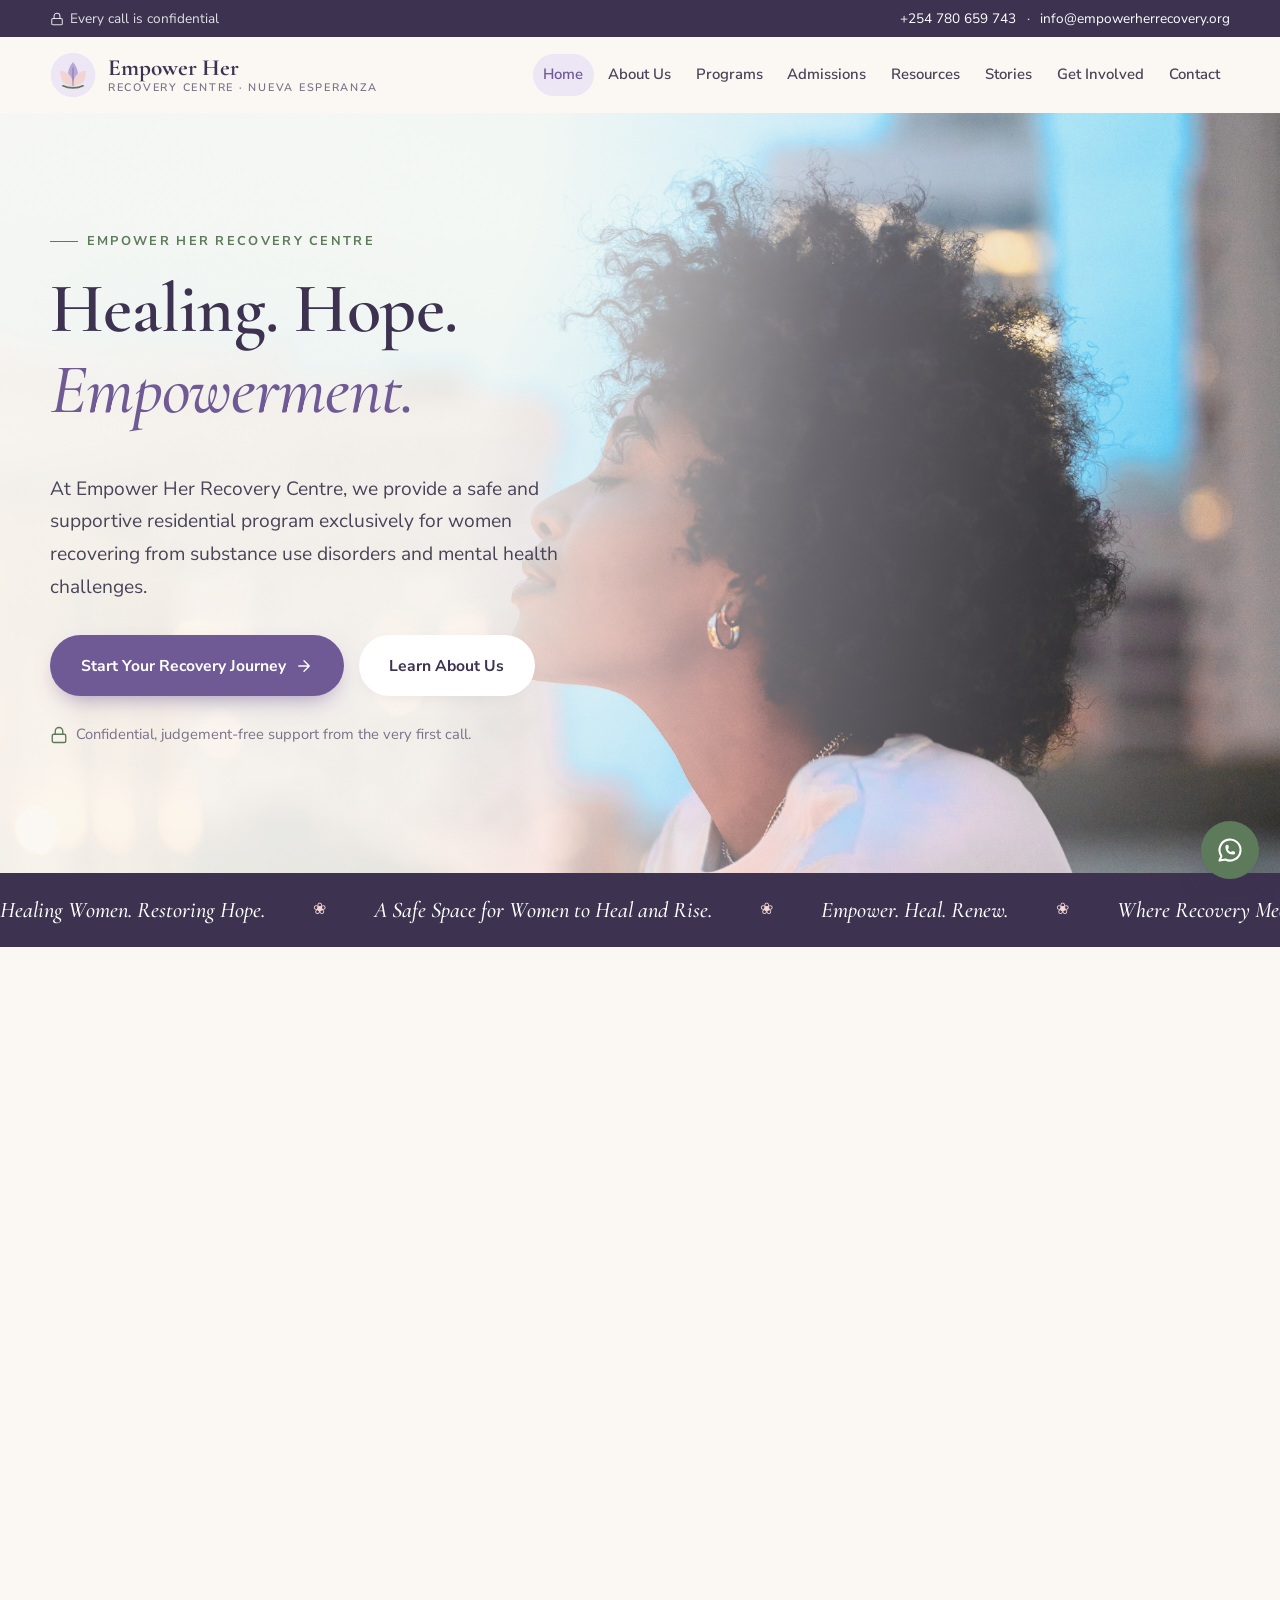
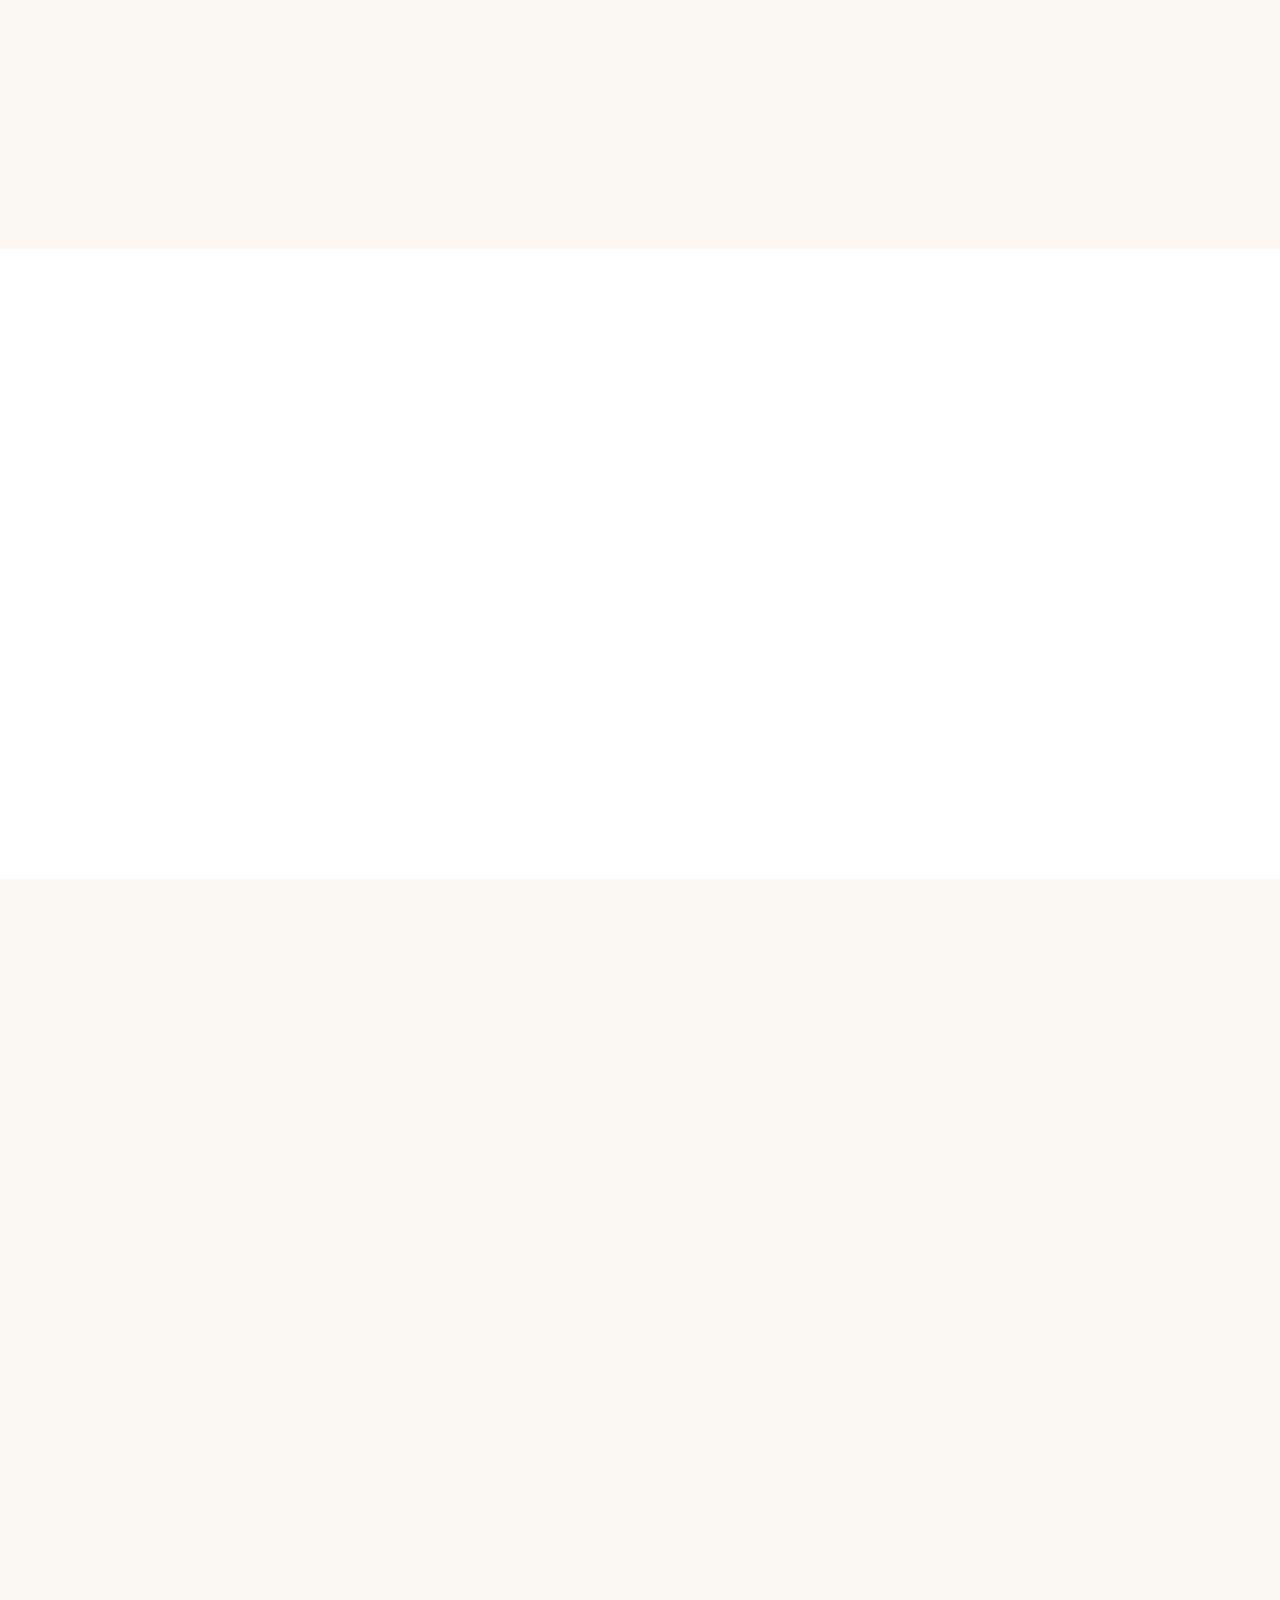
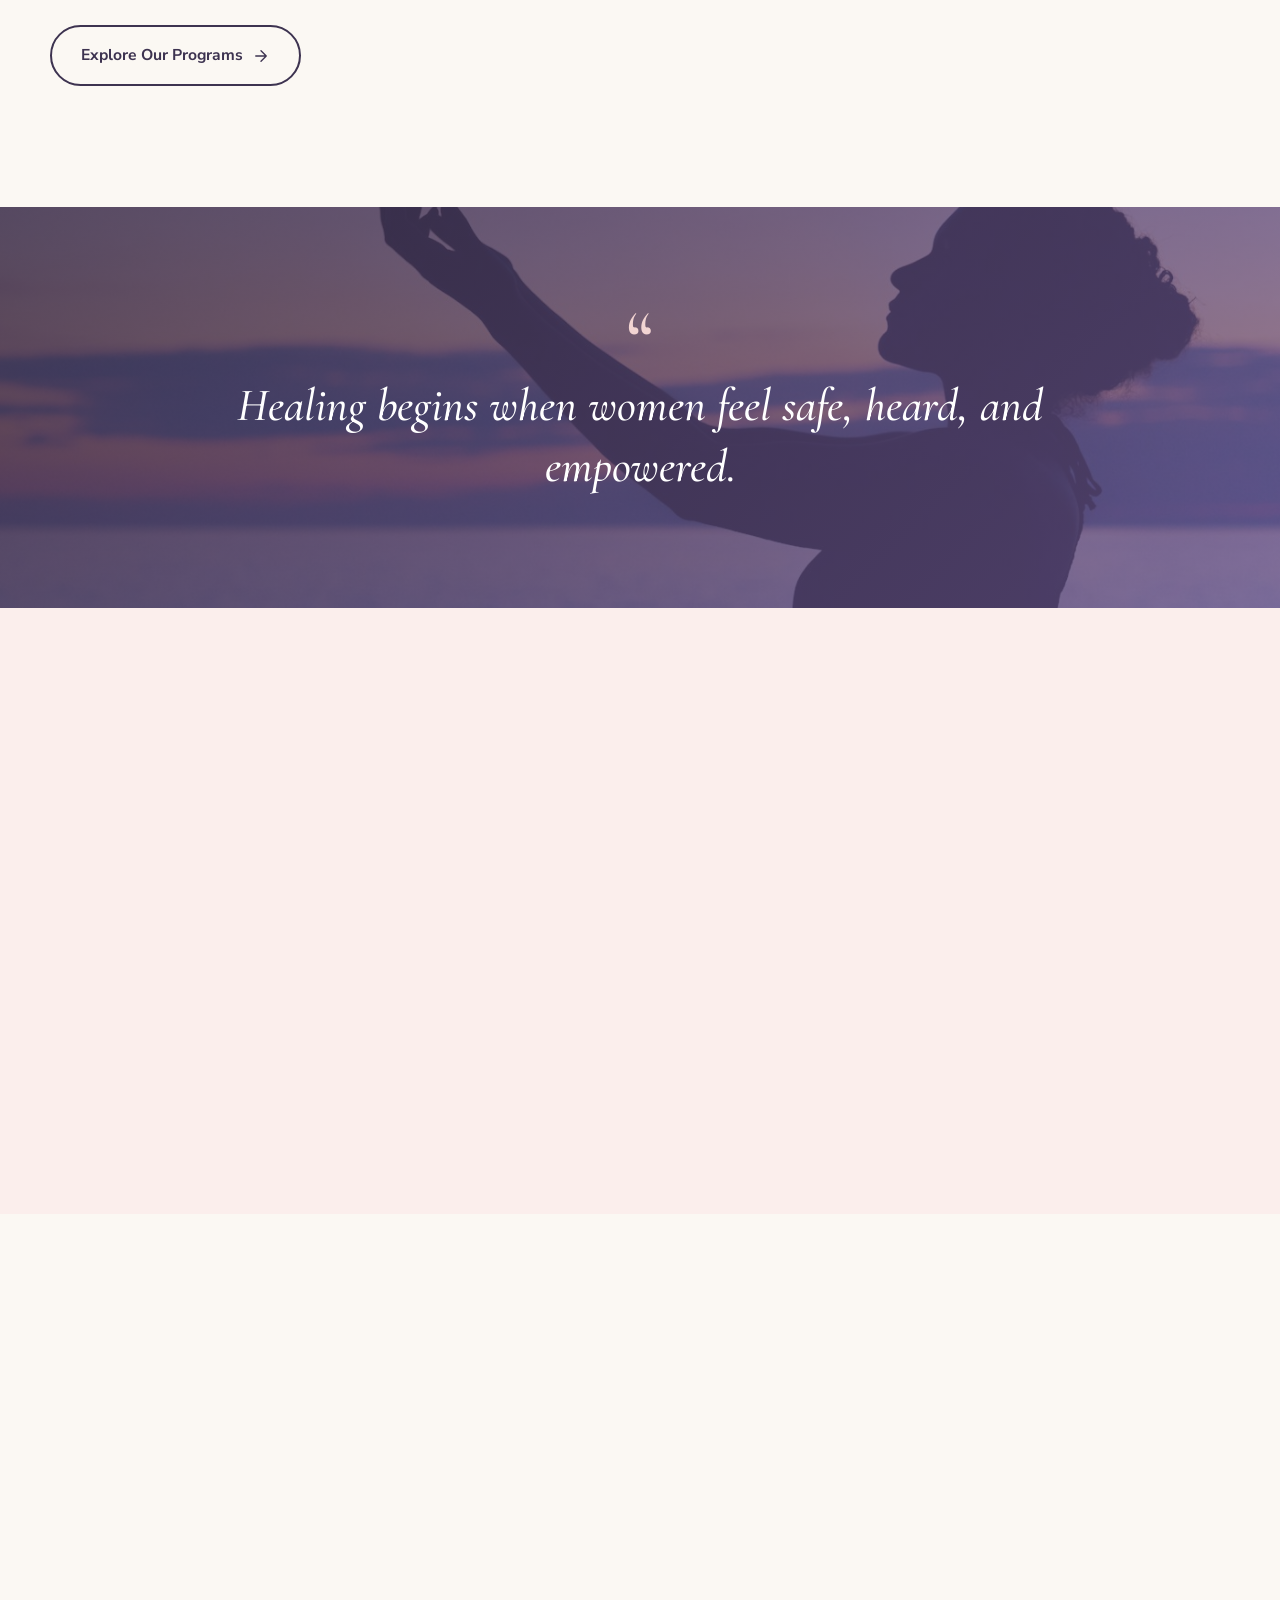
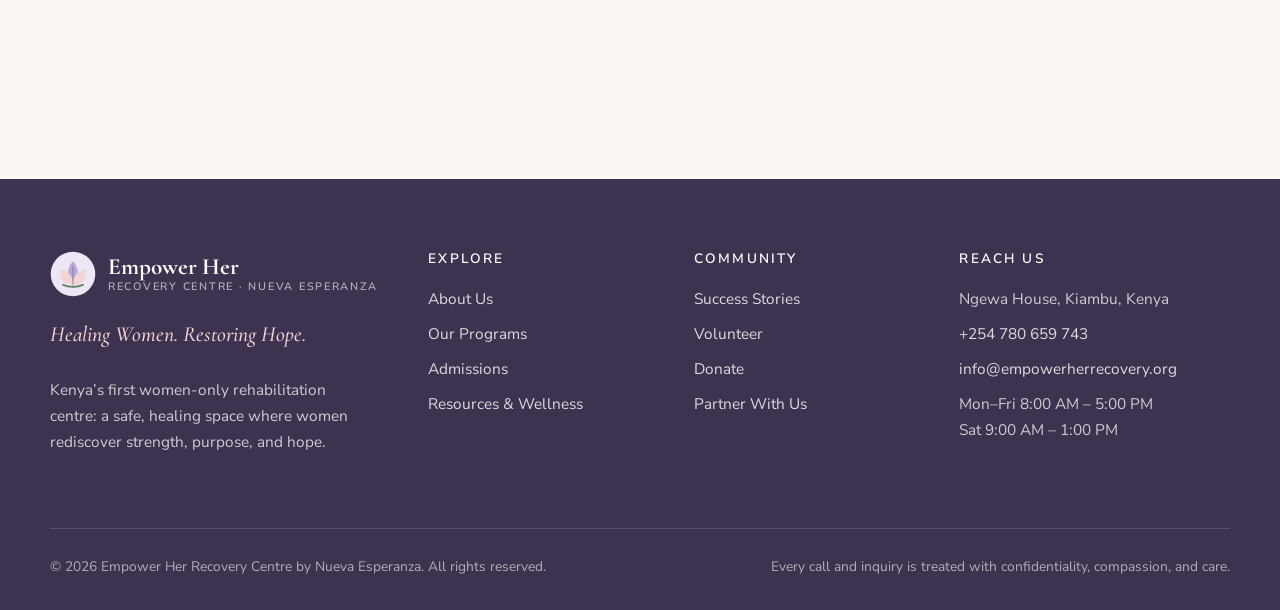
<file: index.html>
<!doctype html>
<html lang="en" class="no-js">
<head>
<meta charset="utf-8">
<meta name="viewport" content="width=device-width, initial-scale=1">
<title>Empower Her Recovery Centre | Healing Women. Restoring Hope.</title>
<meta name="description" content="Empower Her Recovery Centre by Nueva Esperanza is Kenya's first women-only rehabilitation centre, offering a safe 90-day residential program for women recovering from addiction and mental health challenges.">
<meta name="theme-color" content="#3d3350">
<meta property="og:title" content="Empower Her Recovery Centre | Healing Women. Restoring Hope.">
<meta property="og:description" content="Empower Her Recovery Centre by Nueva Esperanza is Kenya's first women-only rehabilitation centre, offering a safe 90-day residential program for women recovering from addiction and mental health challenges.">
<meta property="og:type" content="website">
<meta property="og:url" content="https://www.empowerherrecovery.org/">
<meta property="og:image" content="https://www.empowerherrecovery.org/assets/img/hero.jpg">
<link rel="icon" href="assets/img/favicon.svg" type="image/svg+xml">
<meta http-equiv="Content-Security-Policy" content="default-src 'self'; script-src 'self'; style-src 'self'; font-src 'self'; img-src 'self' data:; frame-src https://maps.google.com https://www.google.com; connect-src 'none'; object-src 'none'; base-uri 'self'; form-action 'self' mailto:; upgrade-insecure-requests">
<meta name="referrer" content="strict-origin-when-cross-origin">
<link rel="stylesheet" href="assets/css/fonts.css">
<link rel="stylesheet" href="assets/css/styles.css">
</head>
<body>
<a class="skip-link" href="#main">Skip to content</a>
<header class="site-header">
  <div class="topbar">
    <div class="container">
      <span><svg viewBox="0 0 24 24" fill="none" stroke="currentColor" stroke-width="1.8" stroke-linecap="round" stroke-linejoin="round" aria-hidden="true"><rect x="3" y="11" width="18" height="11" rx="2"/><path d="M7 11V7a5 5 0 0 1 10 0v4"/></svg> Every call is confidential</span>
      <span><a href="tel:+254780659743">+254 780 659 743</a><span class="hide-sm">&nbsp;·&nbsp;<a href="mailto:info@empowerherrecovery.org">info@empowerherrecovery.org</a></span></span>
    </div>
  </div>
  <div class="container nav">
    <a class="brand" href="index.html" aria-label="Empower Her Recovery Centre home">
      <svg class="brand-mark" viewBox="0 0 64 64" aria-hidden="true">
  <circle cx="32" cy="32" r="31" fill="#ece6f5"/>
  <path d="M32 14c5 6 7 12 7 18s-3 12-7 15c-4-3-7-9-7-15s2-12 7-18z" fill="#b9a7d6"/>
  <path d="M14 26c7 0 13 4 16 10 2 4 2 8 2 11-6 0-12-2-15-7-2-4-3-9-3-14z" fill="#f2d4d2"/>
  <path d="M50 26c-7 0-13 4-16 10-2 4-2 8-2 11 6 0 12-2 15-7 2-4 3-9 3-14z" fill="#f2d4d2"/>
  <path d="M18 47c4 2 9 3 14 3s10-1 14-3" stroke="#5d7a5a" stroke-width="2.4" fill="none" stroke-linecap="round"/>
  <path d="M32 22v25" stroke="#6f5a96" stroke-width="1.6" stroke-linecap="round" opacity=".55"/>
</svg>
      <span class="brand-text"><span class="brand-name">Empower Her</span><span class="brand-sub">Recovery Centre · Nueva Esperanza</span></span>
    </a>
    <button class="nav-toggle" aria-label="Open menu" aria-expanded="false" aria-controls="site-menu"><svg viewBox="0 0 24 24" fill="none" stroke="currentColor" stroke-width="1.8" stroke-linecap="round" stroke-linejoin="round" aria-hidden="true"><path d="M3 6h18M3 12h18M3 18h18"/></svg></button>
    <div class="nav-backdrop"></div>
    <nav class="nav-menu" id="site-menu" aria-label="Main">
      <button class="nav-toggle nav-close" aria-label="Close menu"><svg viewBox="0 0 24 24" fill="none" stroke="currentColor" stroke-width="1.8" stroke-linecap="round" stroke-linejoin="round" aria-hidden="true"><path d="M18 6 6 18M6 6l12 12"/></svg></button>
      <ul class="nav-links">
          <li><a href="index.html" aria-current="page">Home</a></li>
          <li><a href="about.html">About Us</a></li>
          <li><a href="programs.html">Programs</a></li>
          <li><a href="admissions.html">Admissions</a></li>
          <li><a href="resources.html">Resources</a></li>
          <li><a href="stories.html">Stories</a></li>
          <li><a href="get-involved.html">Get Involved</a></li>
          <li><a href="contact.html">Contact</a></li>
      </ul>
      <a class="btn btn-primary nav-cta" href="admissions.html">Start Your Journey</a>
    </nav>
  </div>
</header>
<main id="main">
<section class="hero">
  <div class="hero-bg"><img src="assets/img/hero.jpg" alt="" fetchpriority="high"></div>
  <div class="container">
    <div class="hero-content">
      <span class="eyebrow">Empower Her Recovery Centre</span>
      <h1>Healing. Hope. <span>Empowerment.</span></h1>
      <p class="lead">At Empower Her Recovery Centre, we provide a safe and supportive residential program exclusively for women recovering from substance use disorders and mental health challenges.</p>
      <div class="btn-row">
        <a class="btn btn-primary" href="admissions.html">Start Your Recovery Journey <svg viewBox="0 0 24 24" fill="none" stroke="currentColor" stroke-width="1.8" stroke-linecap="round" stroke-linejoin="round" aria-hidden="true"><path d="M5 12h14M12 5l7 7-7 7"/></svg></a>
        <a class="btn btn-soft" href="about.html">Learn About Us</a>
      </div>
      <p class="hero-note"><svg viewBox="0 0 24 24" fill="none" stroke="currentColor" stroke-width="1.8" stroke-linecap="round" stroke-linejoin="round" aria-hidden="true"><rect x="3" y="11" width="18" height="11" rx="2"/><path d="M7 11V7a5 5 0 0 1 10 0v4"/></svg> Confidential, judgement-free support from the very first call.</p>
    </div>
  </div>
</section>
<div class="tagline-strip" aria-hidden="true"><div class="tagline-track"><span>Healing Women. Restoring Hope.</span><span>A Safe Space for Women to Heal and Rise.</span><span>Empower. Heal. Renew.</span><span>Where Recovery Meets Grace.</span><span>Because Every Woman Deserves a Second Chance.</span><span>Healing Women. Restoring Hope.</span><span>A Safe Space for Women to Heal and Rise.</span><span>Empower. Heal. Renew.</span><span>Where Recovery Meets Grace.</span><span>Because Every Woman Deserves a Second Chance.</span></div></div>

<section class="section">
  <div class="container split">
    <div class="frame reveal">
      <img src="assets/img/sisterhood.jpg" alt="A group of women embracing at sunrise" loading="lazy">
      <div class="frame-badge"><strong>1st</strong><span>women-only rehabilitation centre in Kenya</span></div>
    </div>
    <div class="reveal">
      <span class="eyebrow">Who we are</span>
      <h2>A sanctuary created by women, for women</h2>
      <p>Empower Her Recovery Centre, a project by <strong>Nueva Esperanza</strong>, is Kenya&rsquo;s first women-only rehabilitation centre dedicated to holistic healing, recovery, and empowerment.</p>
      <p>We offer compassionate, structured, and evidence-based treatment programs in a serene, supportive environment where women can heal and rebuild their lives.</p>
      <a class="btn btn-outline" href="about.html">Read Our Story <svg viewBox="0 0 24 24" fill="none" stroke="currentColor" stroke-width="1.8" stroke-linecap="round" stroke-linejoin="round" aria-hidden="true"><path d="M5 12h14M12 5l7 7-7 7"/></svg></a>
    </div>
  </div>
</section>

<section class="section bg-white">
  <div class="container">
    <div class="section-head center reveal">
      <span class="eyebrow">Our purpose</span>
      <h2>Mission &amp; Vision</h2>
    </div>
    <div class="grid grid-2">
      <article class="card mv-card reveal">
        <div class="card-icon"><svg viewBox="0 0 24 24" fill="none" stroke="currentColor" stroke-width="1.8" stroke-linecap="round" stroke-linejoin="round" aria-hidden="true"><path d="M20.8 4.6a5.5 5.5 0 0 0-7.8 0L12 5.7l-1-1.1a5.5 5.5 0 0 0-7.8 7.8l1 1.1L12 21l7.8-7.5 1-1.1a5.5 5.5 0 0 0 0-7.8z"/></svg></div>
        <h3>Our Mission</h3>
        <p>To provide compassionate, gender-responsive treatment that empowers women to recover, heal, and live meaningful lives free from addiction.</p>
      </article>
      <article class="card mv-card sage reveal">
        <div class="card-icon sage"><svg viewBox="0 0 24 24" fill="none" stroke="currentColor" stroke-width="1.8" stroke-linecap="round" stroke-linejoin="round" aria-hidden="true"><circle cx="12" cy="12" r="4"/><path d="M12 2v2M12 20v2M4.9 4.9l1.4 1.4M17.7 17.7l1.4 1.4M2 12h2M20 12h2M6.3 17.7l-1.4 1.4M19.1 4.9l-1.4 1.4"/></svg></div>
        <h3>Our Vision</h3>
        <p>A world where every woman has the opportunity to recover with dignity, support, and hope.</p>
      </article>
    </div>
  </div>
</section>

<section class="section">
  <div class="container">
    <div class="section-head reveal">
      <span class="eyebrow">How we help</span>
      <h2>Whole-person care for body, mind &amp; spirit</h2>
      <p>A structured 90-day residential program, supported by aftercare, family therapy and community outreach.</p>
    </div>
    <div class="grid grid-4">
      <article class="card reveal"><div class="card-icon"><svg viewBox="0 0 24 24" fill="none" stroke="currentColor" stroke-width="1.8" stroke-linecap="round" stroke-linejoin="round" aria-hidden="true"><path d="m3 9 9-7 9 7v11a2 2 0 0 1-2 2H5a2 2 0 0 1-2-2z"/><path d="M9 22V12h6v10"/></svg></div><h3>Residential Treatment</h3><p>A 90-day program of therapy, coaching, medical support and holistic wellness.</p></article>
      <article class="card reveal"><div class="card-icon sage"><svg viewBox="0 0 24 24" fill="none" stroke="currentColor" stroke-width="1.8" stroke-linecap="round" stroke-linejoin="round" aria-hidden="true"><path d="M11 20A7 7 0 0 1 9.8 6.1C15.5 5 17 4.5 19 2c1 2 2 4.2 2 8 0 5.5-4.8 10-10 10z"/><path d="M2 21c0-3 1.9-5.4 5.1-6C9.5 14.5 12 13 13 12"/></svg></div><h3>Aftercare</h3><p>Continued counselling, support groups and mentorship for lasting sobriety.</p></article>
      <article class="card reveal"><div class="card-icon blush"><svg viewBox="0 0 24 24" fill="none" stroke="currentColor" stroke-width="1.8" stroke-linecap="round" stroke-linejoin="round" aria-hidden="true"><path d="M17 21v-2a4 4 0 0 0-4-4H5a4 4 0 0 0-4 4v2"/><circle cx="9" cy="7" r="4"/><path d="M23 21v-2a4 4 0 0 0-3-3.9M16 3.1a4 4 0 0 1 0 7.8"/></svg></div><h3>Family Therapy</h3><p>Education and family sessions to rebuild relationships and healthy boundaries.</p></article>
      <article class="card reveal"><div class="card-icon"><svg viewBox="0 0 24 24" fill="none" stroke="currentColor" stroke-width="1.8" stroke-linecap="round" stroke-linejoin="round" aria-hidden="true"><path d="m3 11 18-5v12L3 14v-3z"/><path d="M11.6 16.8a3 3 0 1 1-5.8-1.6"/></svg></div><h3>Outreach</h3><p>Community talks and awareness campaigns reaching women affected by addiction.</p></article>
    </div>
    <p class="mt-2"><a class="btn btn-outline" href="programs.html">Explore Our Programs <svg viewBox="0 0 24 24" fill="none" stroke="currentColor" stroke-width="1.8" stroke-linecap="round" stroke-linejoin="round" aria-hidden="true"><path d="M5 12h14M12 5l7 7-7 7"/></svg></a></p>
  </div>
</section>

<section class="quote-band">
  <div class="bg"><img src="assets/img/woman-sea.jpg" alt="" loading="lazy"></div>
  <div class="container">
    <span class="quote-mark" aria-hidden="true">&ldquo;</span>
    <blockquote>Healing begins when women feel safe, heard, and empowered.</blockquote>
  </div>
</section>

<section class="section bg-blush">
  <div class="container">
    <div class="section-head center reveal">
      <span class="eyebrow">Stories of courage</span>
      <h2>Voices of recovery</h2>
    </div>
    <div class="grid grid-2">
      <figure class="testimonial reveal">
        <blockquote>Empower Her gave me more than recovery &mdash; it gave me myself back.</blockquote>
        <cite>Grace, 38</cite>
      </figure>
      <figure class="testimonial reveal">
        <blockquote>For the first time, I felt seen and understood. I found sisters, not just counsellors.</blockquote>
        <cite>Anonymous client</cite>
      </figure>
    </div>
  </div>
</section>

<section class="section-tight">
  <div class="container">
    <div class="cta-band reveal">
      <div class="divider-leaf" aria-hidden="true"><svg viewBox="0 0 64 64"><path d="M32 12c5 6 7 12 7 18s-3 12-7 15c-4-3-7-9-7-15s2-12 7-18z" fill="currentColor" opacity=".55"/><path d="M12 26c7 0 13 4 16 10 2 4 2 8 2 11-6 0-12-2-15-7-2-4-3-9-3-14zM52 26c-7 0-13 4-16 10-2 4-2 8-2 11 6 0 12-2 15-7 2-4 3-9 3-14z" fill="currentColor" opacity=".3"/></svg></div>
      <h2>Ready to take the first step?</h2>
      <p>Seeking help takes courage. Our admissions team will walk with you every step of the way, in complete confidence.</p>
      <div class="btn-row">
        <a class="btn btn-primary" href="admissions.html">Start Your Recovery Journey <svg viewBox="0 0 24 24" fill="none" stroke="currentColor" stroke-width="1.8" stroke-linecap="round" stroke-linejoin="round" aria-hidden="true"><path d="M5 12h14M12 5l7 7-7 7"/></svg></a>
        <a class="btn btn-soft" href="tel:+254780659743"><svg viewBox="0 0 24 24" fill="none" stroke="currentColor" stroke-width="1.8" stroke-linecap="round" stroke-linejoin="round" aria-hidden="true"><path d="M22 16.9v3a2 2 0 0 1-2.2 2 19.8 19.8 0 0 1-8.6-3.1 19.5 19.5 0 0 1-6-6A19.8 19.8 0 0 1 2.1 4.2 2 2 0 0 1 4.1 2h3a2 2 0 0 1 2 1.7c.1.9.4 1.8.7 2.7a2 2 0 0 1-.5 2.1L8 9.8a16 16 0 0 0 6 6l1.3-1.3a2 2 0 0 1 2.1-.4c.9.3 1.8.6 2.7.7a2 2 0 0 1 1.7 2z"/></svg> Call +254 780 659 743</a>
      </div>
    </div>
  </div>
</section>

</main>
<footer class="site-footer">
  <div class="container">
    <div class="footer-grid">
      <div class="footer-brand">
        <a class="brand" href="index.html"><svg class="brand-mark" viewBox="0 0 64 64" aria-hidden="true">
  <circle cx="32" cy="32" r="31" fill="#ece6f5"/>
  <path d="M32 14c5 6 7 12 7 18s-3 12-7 15c-4-3-7-9-7-15s2-12 7-18z" fill="#b9a7d6"/>
  <path d="M14 26c7 0 13 4 16 10 2 4 2 8 2 11-6 0-12-2-15-7-2-4-3-9-3-14z" fill="#f2d4d2"/>
  <path d="M50 26c-7 0-13 4-16 10-2 4-2 8-2 11 6 0 12-2 15-7 2-4 3-9 3-14z" fill="#f2d4d2"/>
  <path d="M18 47c4 2 9 3 14 3s10-1 14-3" stroke="#5d7a5a" stroke-width="2.4" fill="none" stroke-linecap="round"/>
  <path d="M32 22v25" stroke="#6f5a96" stroke-width="1.6" stroke-linecap="round" opacity=".55"/>
</svg><span class="brand-text"><span class="brand-name">Empower Her</span><span class="brand-sub">Recovery Centre · Nueva Esperanza</span></span></a>
        <p class="footer-tagline">Healing Women. Restoring Hope.</p>
        <p>Kenya&rsquo;s first women-only rehabilitation centre: a safe, healing space where women rediscover strength, purpose, and hope.</p>
      </div>
      <div>
        <h4>Explore</h4>
        <ul class="footer-links">
          <li><a href="about.html">About Us</a></li>
          <li><a href="programs.html">Our Programs</a></li>
          <li><a href="admissions.html">Admissions</a></li>
          <li><a href="resources.html">Resources &amp; Wellness</a></li>
        </ul>
      </div>
      <div>
        <h4>Community</h4>
        <ul class="footer-links">
          <li><a href="stories.html">Success Stories</a></li>
          <li><a href="get-involved.html">Volunteer</a></li>
          <li><a href="get-involved.html#donate">Donate</a></li>
          <li><a href="get-involved.html#partner">Partner With Us</a></li>
        </ul>
      </div>
      <div>
        <h4>Reach Us</h4>
        <ul class="footer-links">
          <li>Ngewa House, Kiambu, Kenya</li>
          <li><a href="tel:+254780659743">+254 780 659 743</a></li>
          <li><a href="mailto:info@empowerherrecovery.org">info@empowerherrecovery.org</a></li>
          <li>Mon&ndash;Fri 8:00 AM &ndash; 5:00 PM<br>Sat 9:00 AM &ndash; 1:00 PM</li>
        </ul>
      </div>
    </div>
    <div class="footer-bottom">
      <span>&copy; <span id="year">2026</span> Empower Her Recovery Centre by Nueva Esperanza. All rights reserved.</span>
      <span>Every call and inquiry is treated with confidentiality, compassion, and care.</span>
    </div>
  </div>
</footer>
<a class="wa-float" href="https://wa.me/254780659743" target="_blank" rel="noopener noreferrer" aria-label="Chat with us on WhatsApp"><svg viewBox="0 0 24 24" fill="none" stroke="currentColor" stroke-width="1.8" stroke-linecap="round" stroke-linejoin="round" aria-hidden="true"><path d="M3 21l1.65-3.8a9 9 0 1 1 3.4 2.9L3 21"/><path d="M9 10a.5.5 0 0 0 1 0V9a.5.5 0 0 0-1 0v1a5 5 0 0 0 5 5h1a.5.5 0 0 0 0-1h-1a.5.5 0 0 0 0 1"/></svg></a>
<script src="assets/js/main.js"></script>
</body>
</html>
</file>
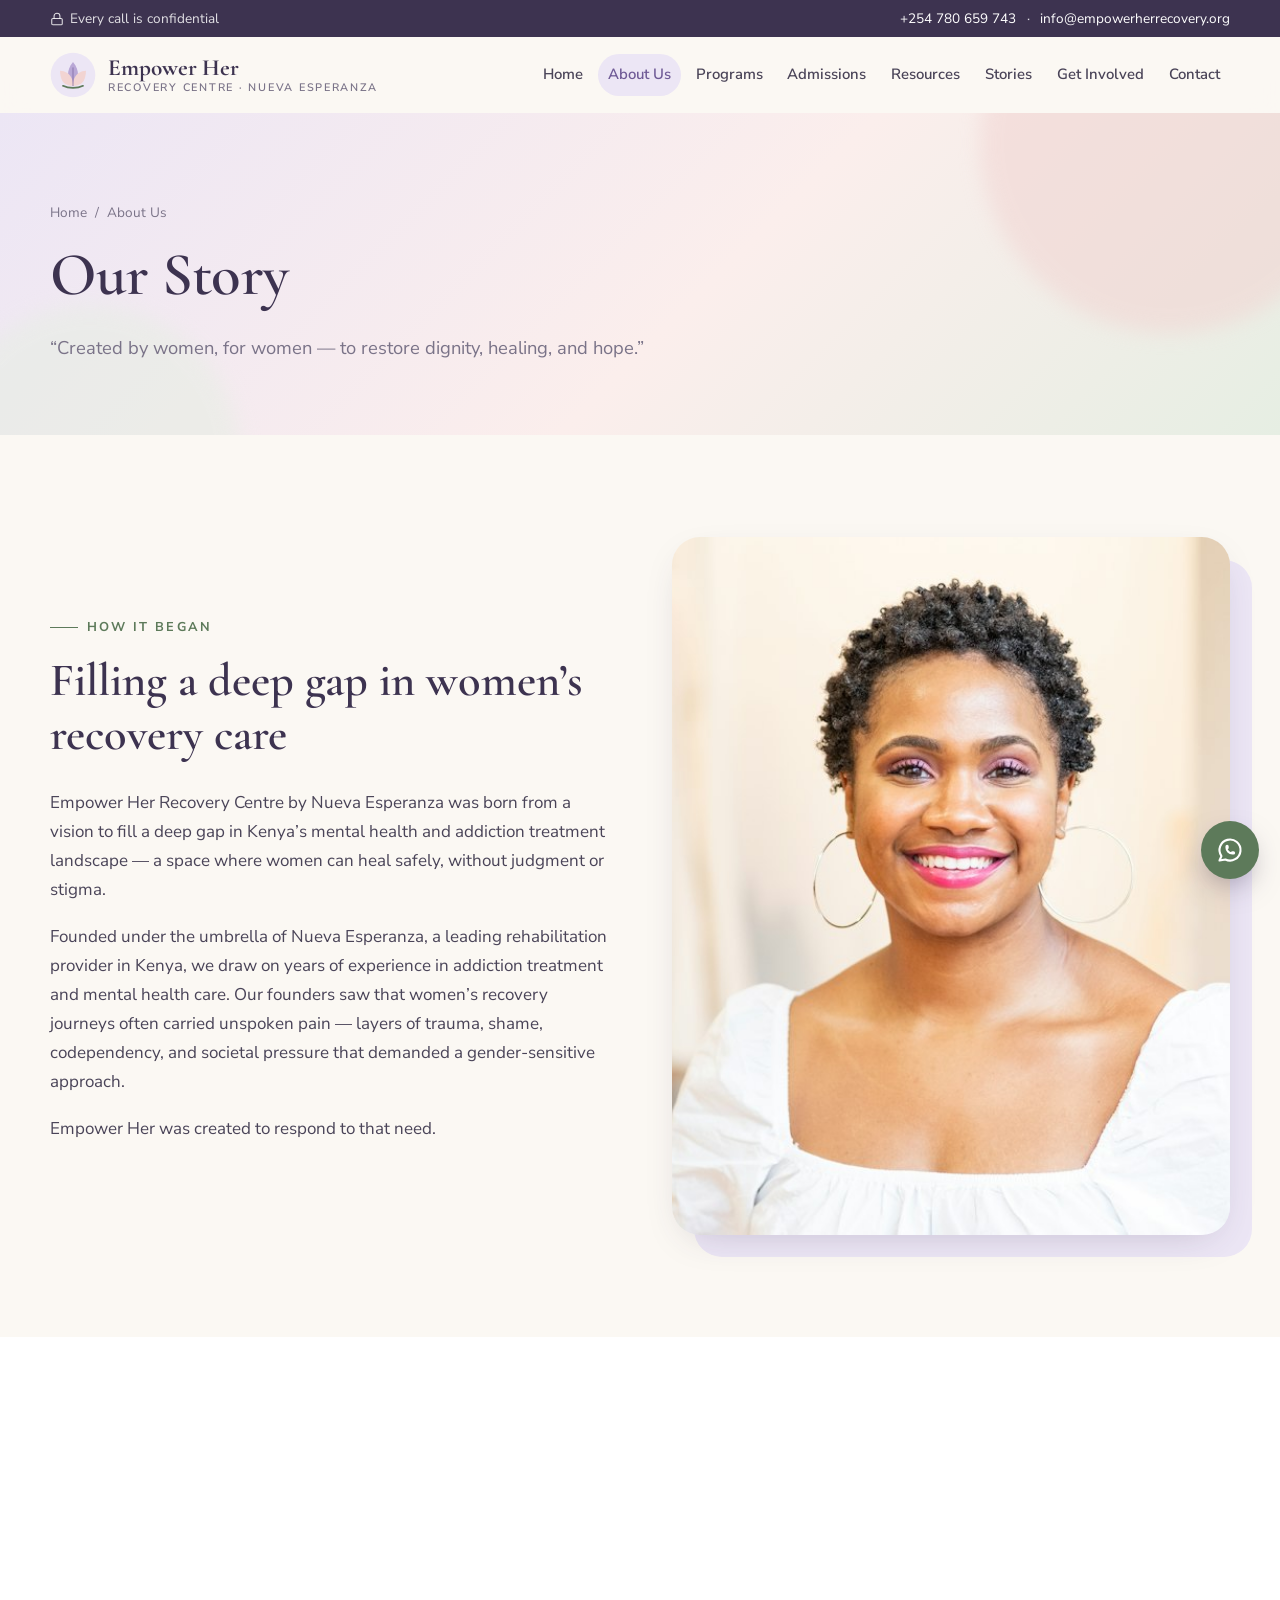
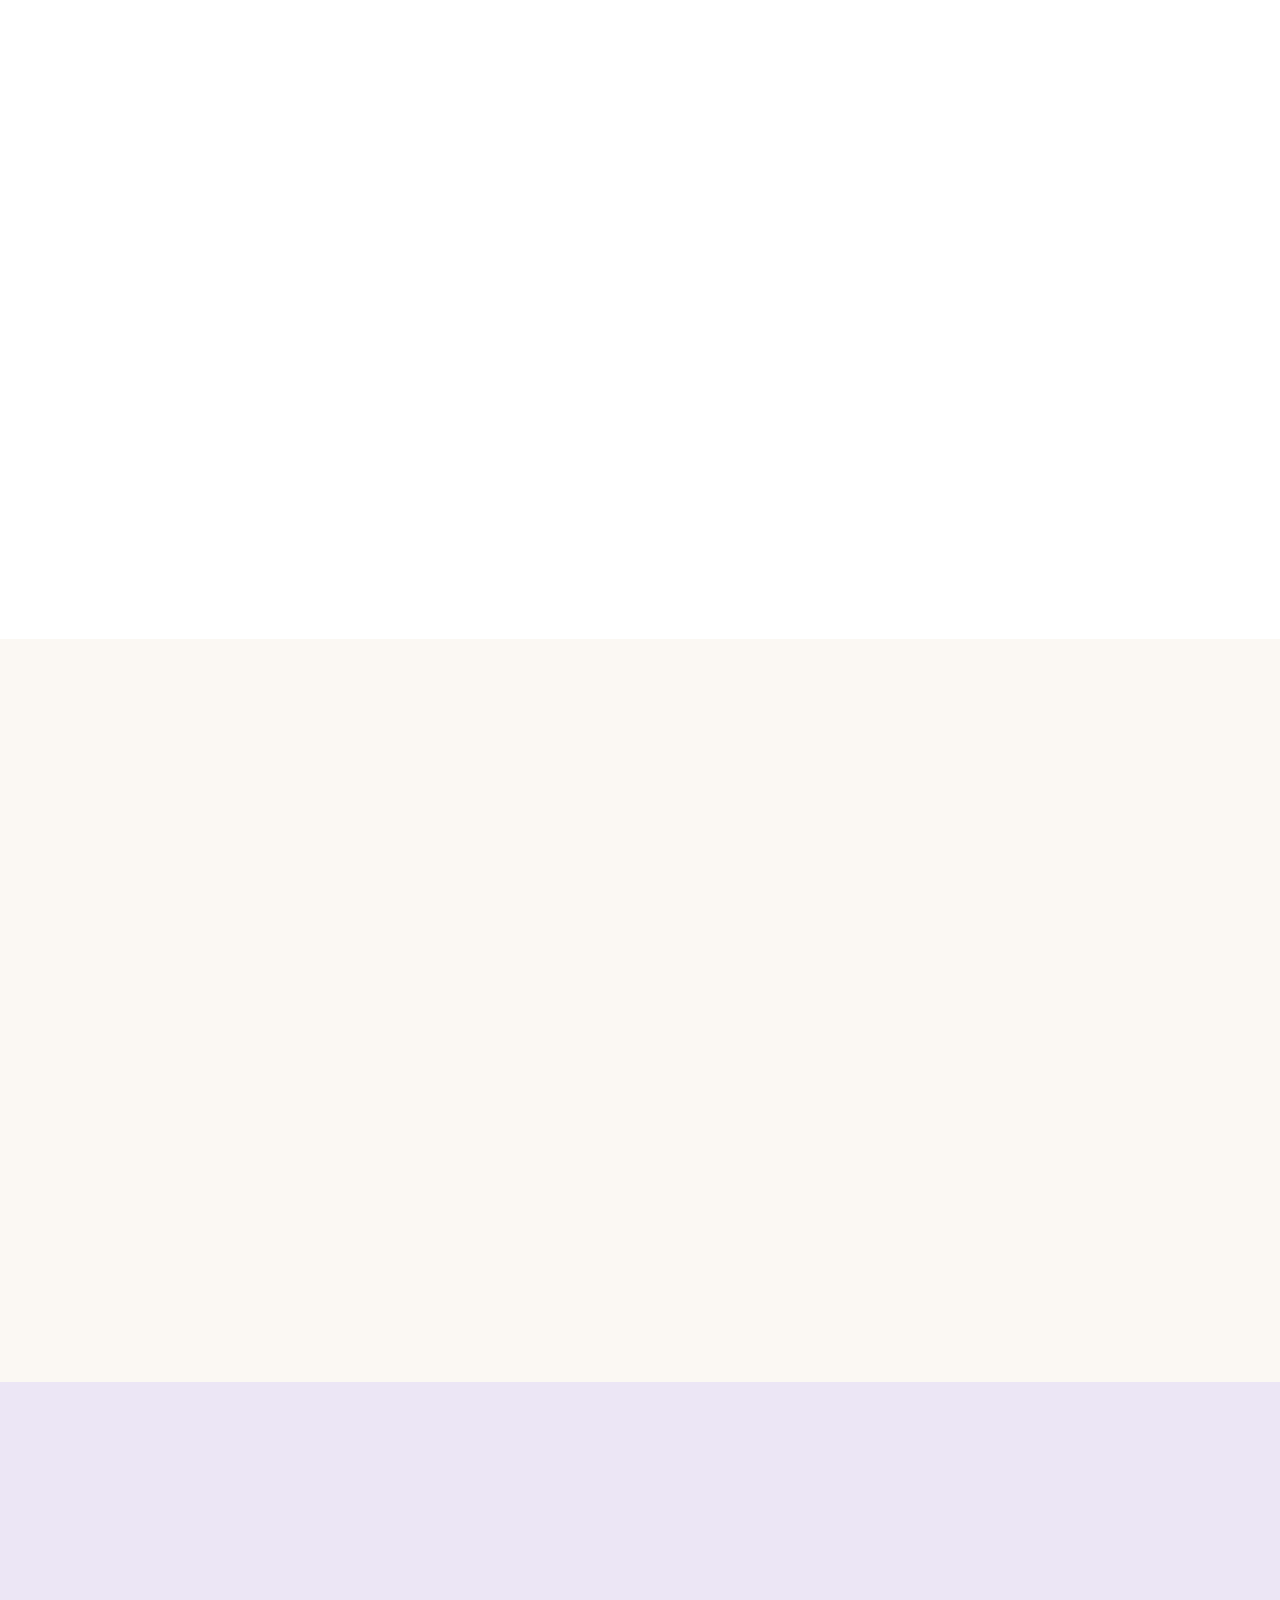
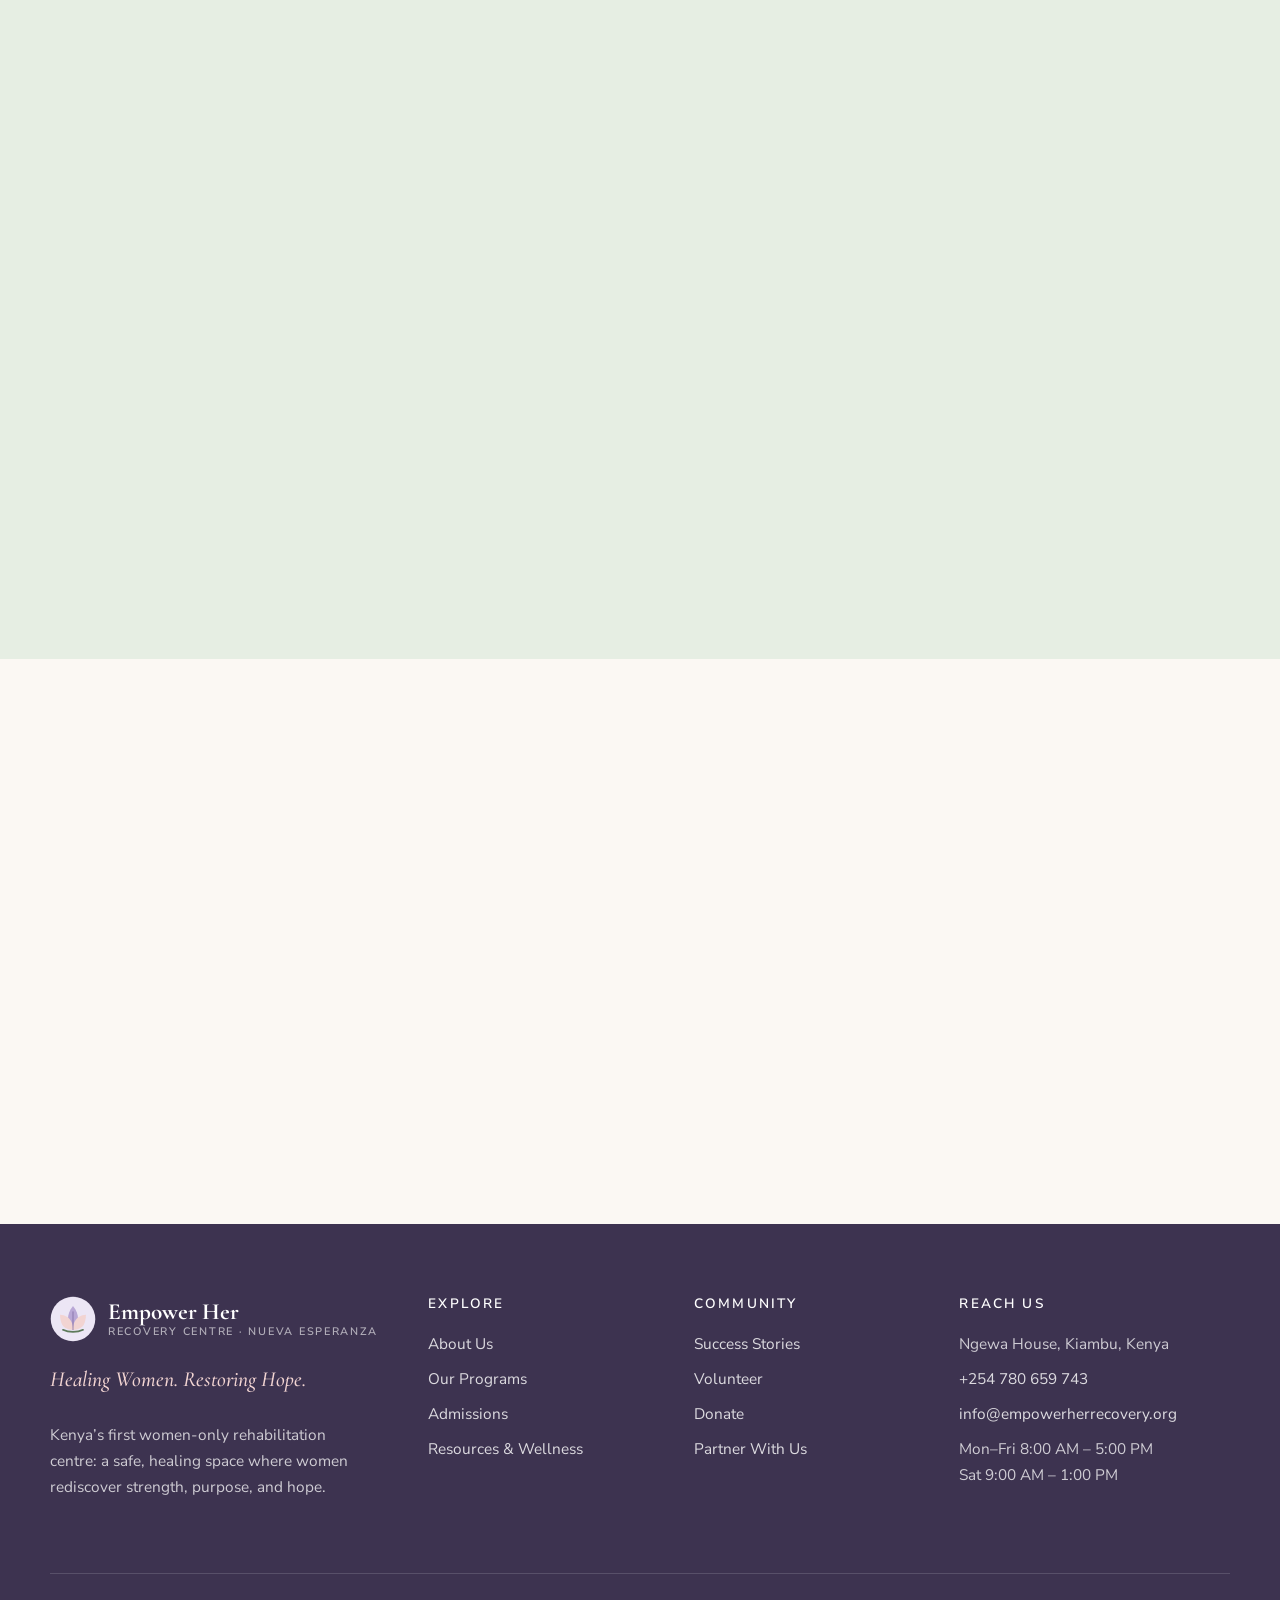
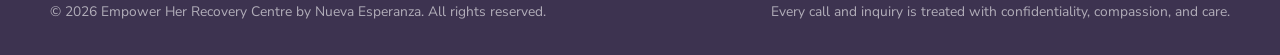
<file: about.html>
<!doctype html>
<html lang="en" class="no-js">
<head>
<meta charset="utf-8">
<meta name="viewport" content="width=device-width, initial-scale=1">
<title>About Us | Empower Her Recovery Centre</title>
<meta name="description" content="The story of Empower Her Recovery Centre by Nueva Esperanza, our mission, values, founder Wangui Mucara and our multidisciplinary team.">
<meta name="theme-color" content="#3d3350">
<meta property="og:title" content="About Us | Empower Her Recovery Centre">
<meta property="og:description" content="The story of Empower Her Recovery Centre by Nueva Esperanza, our mission, values, founder Wangui Mucara and our multidisciplinary team.">
<meta property="og:type" content="website">
<meta property="og:url" content="https://www.empowerherrecovery.org/about.html">
<meta property="og:image" content="https://www.empowerherrecovery.org/assets/img/hero.jpg">
<link rel="icon" href="assets/img/favicon.svg" type="image/svg+xml">
<meta http-equiv="Content-Security-Policy" content="default-src 'self'; script-src 'self'; style-src 'self'; font-src 'self'; img-src 'self' data:; frame-src https://maps.google.com https://www.google.com; connect-src 'none'; object-src 'none'; base-uri 'self'; form-action 'self' mailto:; upgrade-insecure-requests">
<meta name="referrer" content="strict-origin-when-cross-origin">
<link rel="stylesheet" href="assets/css/fonts.css">
<link rel="stylesheet" href="assets/css/styles.css">
</head>
<body>
<a class="skip-link" href="#main">Skip to content</a>
<header class="site-header">
  <div class="topbar">
    <div class="container">
      <span><svg viewBox="0 0 24 24" fill="none" stroke="currentColor" stroke-width="1.8" stroke-linecap="round" stroke-linejoin="round" aria-hidden="true"><rect x="3" y="11" width="18" height="11" rx="2"/><path d="M7 11V7a5 5 0 0 1 10 0v4"/></svg> Every call is confidential</span>
      <span><a href="tel:+254780659743">+254 780 659 743</a><span class="hide-sm">&nbsp;·&nbsp;<a href="mailto:info@empowerherrecovery.org">info@empowerherrecovery.org</a></span></span>
    </div>
  </div>
  <div class="container nav">
    <a class="brand" href="index.html" aria-label="Empower Her Recovery Centre home">
      <svg class="brand-mark" viewBox="0 0 64 64" aria-hidden="true">
  <circle cx="32" cy="32" r="31" fill="#ece6f5"/>
  <path d="M32 14c5 6 7 12 7 18s-3 12-7 15c-4-3-7-9-7-15s2-12 7-18z" fill="#b9a7d6"/>
  <path d="M14 26c7 0 13 4 16 10 2 4 2 8 2 11-6 0-12-2-15-7-2-4-3-9-3-14z" fill="#f2d4d2"/>
  <path d="M50 26c-7 0-13 4-16 10-2 4-2 8-2 11 6 0 12-2 15-7 2-4 3-9 3-14z" fill="#f2d4d2"/>
  <path d="M18 47c4 2 9 3 14 3s10-1 14-3" stroke="#5d7a5a" stroke-width="2.4" fill="none" stroke-linecap="round"/>
  <path d="M32 22v25" stroke="#6f5a96" stroke-width="1.6" stroke-linecap="round" opacity=".55"/>
</svg>
      <span class="brand-text"><span class="brand-name">Empower Her</span><span class="brand-sub">Recovery Centre · Nueva Esperanza</span></span>
    </a>
    <button class="nav-toggle" aria-label="Open menu" aria-expanded="false" aria-controls="site-menu"><svg viewBox="0 0 24 24" fill="none" stroke="currentColor" stroke-width="1.8" stroke-linecap="round" stroke-linejoin="round" aria-hidden="true"><path d="M3 6h18M3 12h18M3 18h18"/></svg></button>
    <div class="nav-backdrop"></div>
    <nav class="nav-menu" id="site-menu" aria-label="Main">
      <button class="nav-toggle nav-close" aria-label="Close menu"><svg viewBox="0 0 24 24" fill="none" stroke="currentColor" stroke-width="1.8" stroke-linecap="round" stroke-linejoin="round" aria-hidden="true"><path d="M18 6 6 18M6 6l12 12"/></svg></button>
      <ul class="nav-links">
          <li><a href="index.html">Home</a></li>
          <li><a href="about.html" aria-current="page">About Us</a></li>
          <li><a href="programs.html">Programs</a></li>
          <li><a href="admissions.html">Admissions</a></li>
          <li><a href="resources.html">Resources</a></li>
          <li><a href="stories.html">Stories</a></li>
          <li><a href="get-involved.html">Get Involved</a></li>
          <li><a href="contact.html">Contact</a></li>
      </ul>
      <a class="btn btn-primary nav-cta" href="admissions.html">Start Your Journey</a>
    </nav>
  </div>
</header>
<main id="main">
<section class="page-hero">
  <div class="container">
    <div class="breadcrumb"><a href="index.html">Home</a> &nbsp;/&nbsp; About Us</div>
    <h1>Our Story</h1>
    <p>&ldquo;Created by women, for women &mdash; to restore dignity, healing, and hope.&rdquo;</p>
  </div>
</section>

<section class="section">
  <div class="container split">
    <div class="reveal">
      <span class="eyebrow">How it began</span>
      <h2>Filling a deep gap in women&rsquo;s recovery care</h2>
      <p>Empower Her Recovery Centre by Nueva Esperanza was born from a vision to fill a deep gap in Kenya&rsquo;s mental health and addiction treatment landscape &mdash; a space where women can heal safely, without judgment or stigma.</p>
      <p>Founded under the umbrella of Nueva Esperanza, a leading rehabilitation provider in Kenya, we draw on years of experience in addiction treatment and mental health care. Our founders saw that women&rsquo;s recovery journeys often carried unspoken pain &mdash; layers of trauma, shame, codependency, and societal pressure that demanded a gender-sensitive approach.</p>
      <p>Empower Her was created to respond to that need.</p>
    </div>
    <div class="frame lav reveal">
      <img src="assets/img/woman-smile.jpg" alt="A smiling woman" loading="lazy">
    </div>
  </div>
</section>

<section class="section bg-white">
  <div class="container split reverse">
    <div class="reveal">
      <span class="eyebrow">Our approach</span>
      <h2>Recovery is not one-size-fits-all</h2>
      <p>We offer a 90-day structured residential program designed exclusively for women, blending medical treatment, therapy, coaching, and holistic wellness. Our approach integrates the medical, psychological, emotional, spiritual, and social dimensions of wellness, tailored to the needs of women.</p>
      <p>True recovery happens when women feel seen, heard, and supported &mdash; body, mind, and spirit.</p>
      <p class="serif-italic pull-quote">Rooted in compassion and guided by professionalism, Empower Her is more than a treatment centre &mdash; it is a sisterhood, a sanctuary, and a community of hope.</p>
    </div>
    <div class="frame sage reveal">
      <img src="assets/img/meditation.jpg" alt="A woman meditating in a calm space" loading="lazy">
    </div>
  </div>
</section>

<section class="section">
  <div class="container">
    <div class="section-head center reveal">
      <span class="eyebrow">What guides us</span>
      <h2>Mission, Vision &amp; Core Values</h2>
    </div>
    <div class="grid grid-2">
      <article class="card mv-card reveal">
        <div class="card-icon"><svg viewBox="0 0 24 24" fill="none" stroke="currentColor" stroke-width="1.8" stroke-linecap="round" stroke-linejoin="round" aria-hidden="true"><path d="M20.8 4.6a5.5 5.5 0 0 0-7.8 0L12 5.7l-1-1.1a5.5 5.5 0 0 0-7.8 7.8l1 1.1L12 21l7.8-7.5 1-1.1a5.5 5.5 0 0 0 0-7.8z"/></svg></div>
        <h3>Mission</h3>
        <p>To restore hope, promote healing, and empower women to live fulfilling, addiction-free lives.</p>
      </article>
      <article class="card mv-card sage reveal">
        <div class="card-icon sage"><svg viewBox="0 0 24 24" fill="none" stroke="currentColor" stroke-width="1.8" stroke-linecap="round" stroke-linejoin="round" aria-hidden="true"><circle cx="12" cy="12" r="4"/><path d="M12 2v2M12 20v2M4.9 4.9l1.4 1.4M17.7 17.7l1.4 1.4M2 12h2M20 12h2M6.3 17.7l-1.4 1.4M19.1 4.9l-1.4 1.4"/></svg></div>
        <h3>Vision</h3>
        <p>To be Kenya&rsquo;s leading women-focused recovery centre, transforming lives through compassionate care and community support.</p>
      </article>
    </div>
    <div class="values mt-3 reveal">
      <span class="value-pill"><svg viewBox="0 0 24 24" fill="none" stroke="currentColor" stroke-width="1.8" stroke-linecap="round" stroke-linejoin="round" aria-hidden="true"><path d="M12 3l1.9 5.8L20 10.7l-5.1 3.3L16.2 20 12 16.6 7.8 20l1.3-6L4 10.7l6.1-1.9z"/></svg> Compassion</span><span class="value-pill"><svg viewBox="0 0 24 24" fill="none" stroke="currentColor" stroke-width="1.8" stroke-linecap="round" stroke-linejoin="round" aria-hidden="true"><path d="M12 3l1.9 5.8L20 10.7l-5.1 3.3L16.2 20 12 16.6 7.8 20l1.3-6L4 10.7l6.1-1.9z"/></svg> Dignity</span><span class="value-pill"><svg viewBox="0 0 24 24" fill="none" stroke="currentColor" stroke-width="1.8" stroke-linecap="round" stroke-linejoin="round" aria-hidden="true"><path d="M12 3l1.9 5.8L20 10.7l-5.1 3.3L16.2 20 12 16.6 7.8 20l1.3-6L4 10.7l6.1-1.9z"/></svg> Integrity</span><span class="value-pill"><svg viewBox="0 0 24 24" fill="none" stroke="currentColor" stroke-width="1.8" stroke-linecap="round" stroke-linejoin="round" aria-hidden="true"><path d="M12 3l1.9 5.8L20 10.7l-5.1 3.3L16.2 20 12 16.6 7.8 20l1.3-6L4 10.7l6.1-1.9z"/></svg> Hope</span><span class="value-pill"><svg viewBox="0 0 24 24" fill="none" stroke="currentColor" stroke-width="1.8" stroke-linecap="round" stroke-linejoin="round" aria-hidden="true"><path d="M12 3l1.9 5.8L20 10.7l-5.1 3.3L16.2 20 12 16.6 7.8 20l1.3-6L4 10.7l6.1-1.9z"/></svg> Empowerment</span>
    </div>
  </div>
</section>

<section class="section bg-lavender" id="founder">
  <div class="container founder">
    <aside class="founder-aside reveal">
      <div class="founder-portrait" role="img" aria-label="Portrait placeholder for Wangui Mucara">
        <span class="initials">WM</span>
        <small>Photo coming soon</small>
      </div>
      <h3>Wangui Mucara</h3>
      <p class="creds">Clinical Director, Mental Health Nurse, Counselling Psychologist &amp; Recovery Coach</p>
      <div class="founder-stat">
        <div><strong>20+</strong><span>years in addiction &amp; psychosocial care</span></div>
        <div><strong>MAT</strong><span>pioneer team, Mathari Hospital</span></div>
      </div>
    </aside>
    <div class="founder-body reveal">
      <span class="eyebrow">About the founder</span>
      <h2>Meet Wangui Mucara</h2>
      <p>Wangui Mucara is a passionate mental health advocate and wellness promoter with over 20 years of experience in addiction treatment, hospital management, and psychosocial care. She serves as the Clinical Director of Nueva Esperanza and Empower Her Recovery Centre, leading multidisciplinary teams in the prevention, treatment, and rehabilitation of substance use and co-occurring mental health disorders.</p>
      <p>Wangui was among the pioneer team introducing Medically Assisted Therapy (MAT) at Mathari Teaching and Referral Hospital for the treatment of opioid addiction in Kenya. She has since worked in leading private hospitals and international NGOs, overseeing medical, nursing, and therapeutic services for individuals and families affected by addiction.</p>
      <p>Her work is deeply personal and purposeful &mdash; rooted in the belief that every woman has the capacity to heal and live with dignity when given the right support.</p>
      <p>At Empower Her, Wangui combines her clinical expertise with empathy, faith, and wellness coaching to create a program that honours every woman&rsquo;s story and helps her rediscover her strength, identity, and voice.</p>
      <p>When she&rsquo;s not at work, Wangui enjoys nature walks, hiking, and fitness. She&rsquo;s also a mother, mentor, and mental health educator committed to creating spaces of healing, hope, and holistic wellbeing.</p>
    </div>
  </div>
</section>

<section class="section" id="team">
  <div class="container">
    <div class="section-head center reveal">
      <span class="eyebrow">Our team</span>
      <h2>A multidisciplinary team walking beside you</h2>
      <p>Together, we walk alongside every woman in her healing journey.</p>
    </div>
    <div class="grid grid-4">
      <article class="card team-card reveal">
        <div class="avatar">WM</div>
        <h3>Wangui Mucara</h3><span class="role">Clinical Director</span>
        <p>Mental Health Nurse, Counselling Psychologist, and Recovery Coach.</p>
      </article>
      <article class="card team-card reveal">
        <div class="avatar blush"><svg viewBox="0 0 24 24" fill="none" stroke="currentColor" stroke-width="1.8" stroke-linecap="round" stroke-linejoin="round" aria-hidden="true"><path d="M9.5 2A2.5 2.5 0 0 1 12 4.5v15a2.5 2.5 0 0 1-4.96.44 2.5 2.5 0 0 1-2.96-3.08 3 3 0 0 1-.34-5.58 2.5 2.5 0 0 1 1.32-4.24 2.5 2.5 0 0 1 1.98-3A2.5 2.5 0 0 1 9.5 2z"/><path d="M14.5 2A2.5 2.5 0 0 0 12 4.5v15a2.5 2.5 0 0 0 4.96.44 2.5 2.5 0 0 0 2.96-3.08 3 3 0 0 0 .34-5.58 2.5 2.5 0 0 0-1.32-4.24 2.5 2.5 0 0 0-1.98-3A2.5 2.5 0 0 0 14.5 2z"/></svg></div>
        <h3>Counsellors &amp; Therapists</h3><span class="role">Resident Clinical Team</span>
        <p>Specialists in trauma-informed therapy, relapse prevention, and family systems.</p>
      </article>
      <article class="card team-card reveal">
        <div class="avatar sage">PS</div>
        <h3>Pastor Steve</h3><span class="role">Spiritual &amp; Psychological Support</span>
        <p>Ordained pastor and counselling psychologist providing spiritual integration in recovery.</p>
      </article>
      <article class="card team-card reveal">
        <div class="avatar"><svg viewBox="0 0 24 24" fill="none" stroke="currentColor" stroke-width="1.8" stroke-linecap="round" stroke-linejoin="round" aria-hidden="true"><path d="M4.8 2.3A.3.3 0 1 0 5 2H4a2 2 0 0 0-2 2v5a6 6 0 0 0 6 6 6 6 0 0 0 6-6V4a2 2 0 0 0-2-2h-1a.2.2 0 1 0 .3.3"/><path d="M8 15v1a6 6 0 0 0 6 6 6 6 0 0 0 6-6v-4"/><circle cx="20" cy="10" r="2"/></svg></div>
        <h3>Medical &amp; Nursing</h3><span class="role">Clinical Care</span>
        <p>Ensuring safe detoxification and holistic care throughout treatment.</p>
      </article>
    </div>
  </div>
</section>

<section class="section bg-sage">
  <div class="container">
    <div class="section-head center reveal">
      <span class="eyebrow">Why Empower Her exists</span>
      <h2>Because every woman deserves to rise</h2>
    </div>
    <div class="because">
      <p class="reveal"><strong>Because</strong> women deserve a recovery journey that understands their unique struggles &mdash; and their unique strength.</p>
      <p class="reveal"><strong>Because</strong> healing is not just about abstaining from substances, but about restoring purpose, connection, and identity.</p>
      <p class="reveal"><strong>Because</strong> every woman deserves to be empowered to rise above her past and create a future she&rsquo;s proud of.</p>
    </div>
  </div>
</section>

<section class="section-tight">
  <div class="container">
    <div class="cta-band reveal">
      <div class="divider-leaf" aria-hidden="true"><svg viewBox="0 0 64 64"><path d="M32 12c5 6 7 12 7 18s-3 12-7 15c-4-3-7-9-7-15s2-12 7-18z" fill="currentColor" opacity=".55"/><path d="M12 26c7 0 13 4 16 10 2 4 2 8 2 11-6 0-12-2-15-7-2-4-3-9-3-14zM52 26c-7 0-13 4-16 10-2 4-2 8-2 11 6 0 12-2 15-7 2-4 3-9 3-14z" fill="currentColor" opacity=".3"/></svg></div>
      <h2>Ready to take the first step?</h2>
      <p>Seeking help takes courage. Our admissions team will walk with you every step of the way, in complete confidence.</p>
      <div class="btn-row">
        <a class="btn btn-primary" href="admissions.html">Start Your Recovery Journey <svg viewBox="0 0 24 24" fill="none" stroke="currentColor" stroke-width="1.8" stroke-linecap="round" stroke-linejoin="round" aria-hidden="true"><path d="M5 12h14M12 5l7 7-7 7"/></svg></a>
        <a class="btn btn-soft" href="tel:+254780659743"><svg viewBox="0 0 24 24" fill="none" stroke="currentColor" stroke-width="1.8" stroke-linecap="round" stroke-linejoin="round" aria-hidden="true"><path d="M22 16.9v3a2 2 0 0 1-2.2 2 19.8 19.8 0 0 1-8.6-3.1 19.5 19.5 0 0 1-6-6A19.8 19.8 0 0 1 2.1 4.2 2 2 0 0 1 4.1 2h3a2 2 0 0 1 2 1.7c.1.9.4 1.8.7 2.7a2 2 0 0 1-.5 2.1L8 9.8a16 16 0 0 0 6 6l1.3-1.3a2 2 0 0 1 2.1-.4c.9.3 1.8.6 2.7.7a2 2 0 0 1 1.7 2z"/></svg> Call +254 780 659 743</a>
      </div>
    </div>
  </div>
</section>

</main>
<footer class="site-footer">
  <div class="container">
    <div class="footer-grid">
      <div class="footer-brand">
        <a class="brand" href="index.html"><svg class="brand-mark" viewBox="0 0 64 64" aria-hidden="true">
  <circle cx="32" cy="32" r="31" fill="#ece6f5"/>
  <path d="M32 14c5 6 7 12 7 18s-3 12-7 15c-4-3-7-9-7-15s2-12 7-18z" fill="#b9a7d6"/>
  <path d="M14 26c7 0 13 4 16 10 2 4 2 8 2 11-6 0-12-2-15-7-2-4-3-9-3-14z" fill="#f2d4d2"/>
  <path d="M50 26c-7 0-13 4-16 10-2 4-2 8-2 11 6 0 12-2 15-7 2-4 3-9 3-14z" fill="#f2d4d2"/>
  <path d="M18 47c4 2 9 3 14 3s10-1 14-3" stroke="#5d7a5a" stroke-width="2.4" fill="none" stroke-linecap="round"/>
  <path d="M32 22v25" stroke="#6f5a96" stroke-width="1.6" stroke-linecap="round" opacity=".55"/>
</svg><span class="brand-text"><span class="brand-name">Empower Her</span><span class="brand-sub">Recovery Centre · Nueva Esperanza</span></span></a>
        <p class="footer-tagline">Healing Women. Restoring Hope.</p>
        <p>Kenya&rsquo;s first women-only rehabilitation centre: a safe, healing space where women rediscover strength, purpose, and hope.</p>
      </div>
      <div>
        <h4>Explore</h4>
        <ul class="footer-links">
          <li><a href="about.html">About Us</a></li>
          <li><a href="programs.html">Our Programs</a></li>
          <li><a href="admissions.html">Admissions</a></li>
          <li><a href="resources.html">Resources &amp; Wellness</a></li>
        </ul>
      </div>
      <div>
        <h4>Community</h4>
        <ul class="footer-links">
          <li><a href="stories.html">Success Stories</a></li>
          <li><a href="get-involved.html">Volunteer</a></li>
          <li><a href="get-involved.html#donate">Donate</a></li>
          <li><a href="get-involved.html#partner">Partner With Us</a></li>
        </ul>
      </div>
      <div>
        <h4>Reach Us</h4>
        <ul class="footer-links">
          <li>Ngewa House, Kiambu, Kenya</li>
          <li><a href="tel:+254780659743">+254 780 659 743</a></li>
          <li><a href="mailto:info@empowerherrecovery.org">info@empowerherrecovery.org</a></li>
          <li>Mon&ndash;Fri 8:00 AM &ndash; 5:00 PM<br>Sat 9:00 AM &ndash; 1:00 PM</li>
        </ul>
      </div>
    </div>
    <div class="footer-bottom">
      <span>&copy; <span id="year">2026</span> Empower Her Recovery Centre by Nueva Esperanza. All rights reserved.</span>
      <span>Every call and inquiry is treated with confidentiality, compassion, and care.</span>
    </div>
  </div>
</footer>
<a class="wa-float" href="https://wa.me/254780659743" target="_blank" rel="noopener noreferrer" aria-label="Chat with us on WhatsApp"><svg viewBox="0 0 24 24" fill="none" stroke="currentColor" stroke-width="1.8" stroke-linecap="round" stroke-linejoin="round" aria-hidden="true"><path d="M3 21l1.65-3.8a9 9 0 1 1 3.4 2.9L3 21"/><path d="M9 10a.5.5 0 0 0 1 0V9a.5.5 0 0 0-1 0v1a5 5 0 0 0 5 5h1a.5.5 0 0 0 0-1h-1a.5.5 0 0 0 0 1"/></svg></a>
<script src="assets/js/main.js"></script>
</body>
</html>
</file>
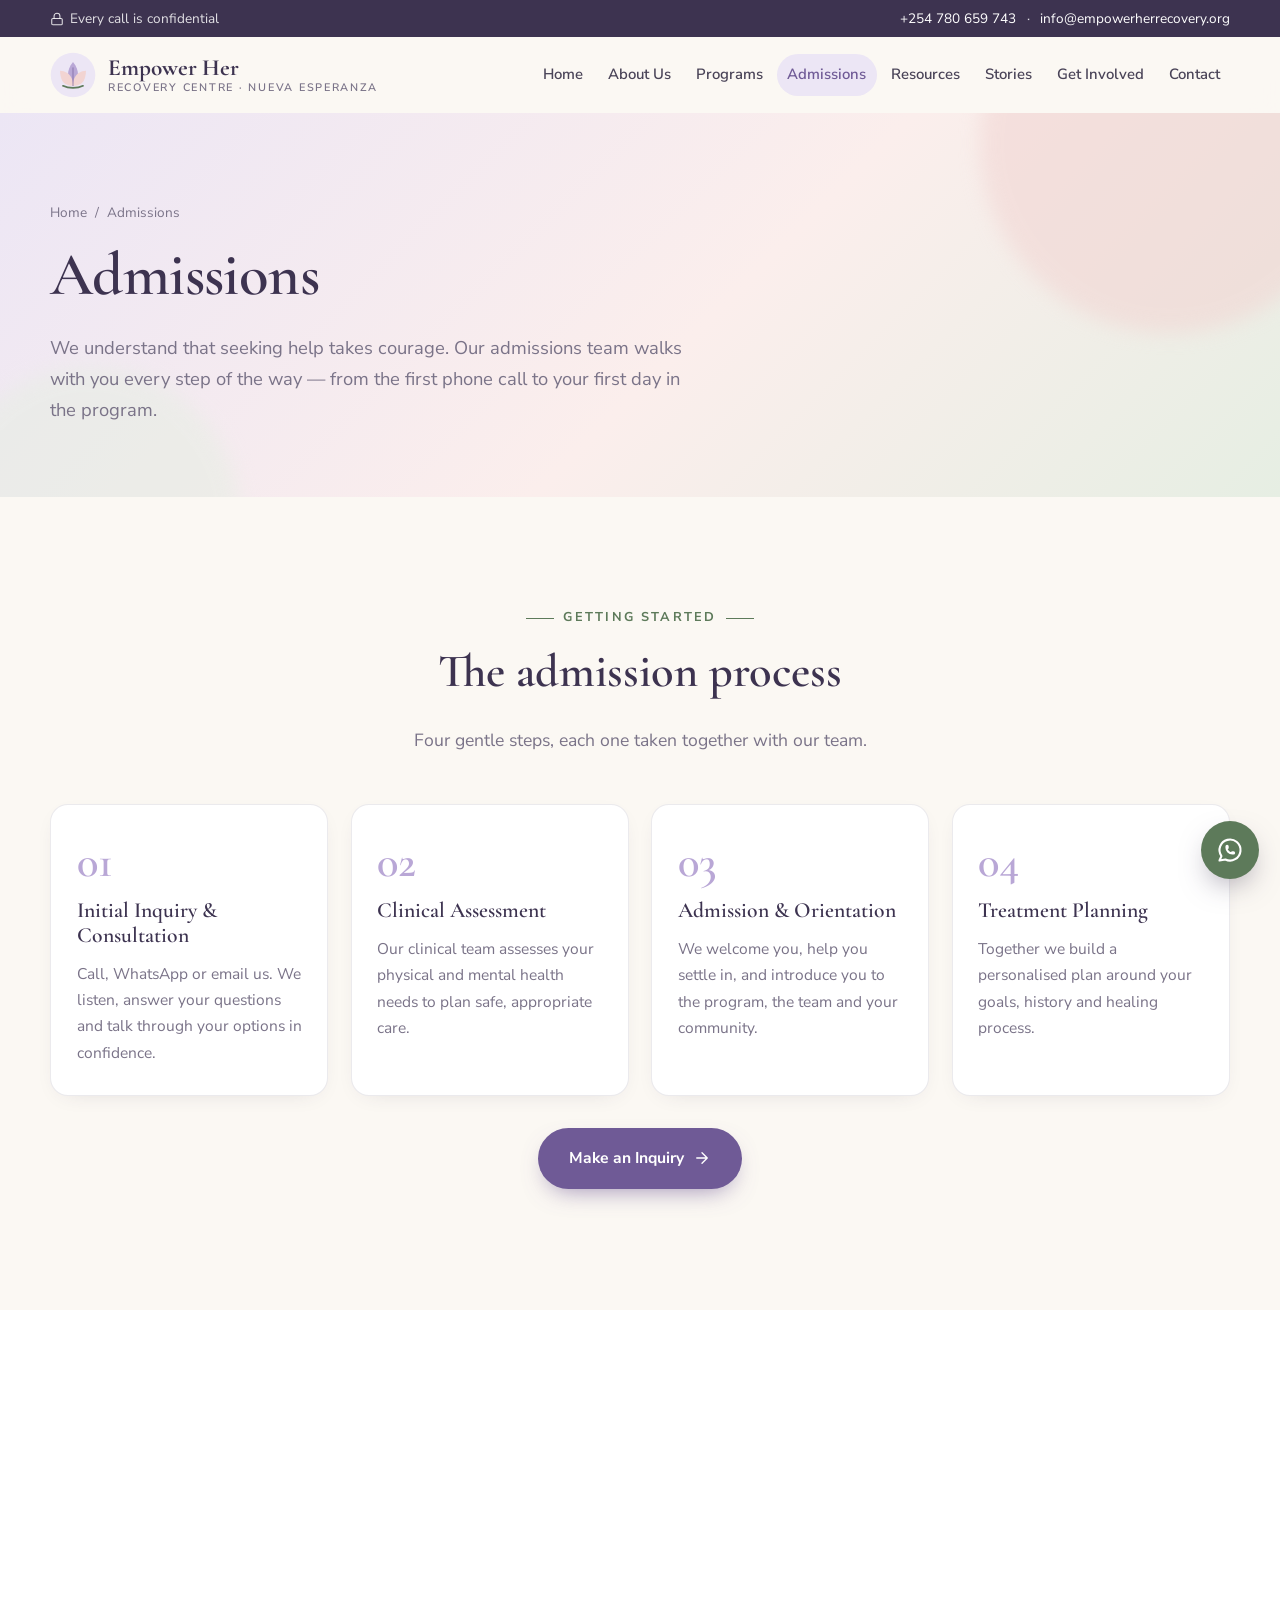
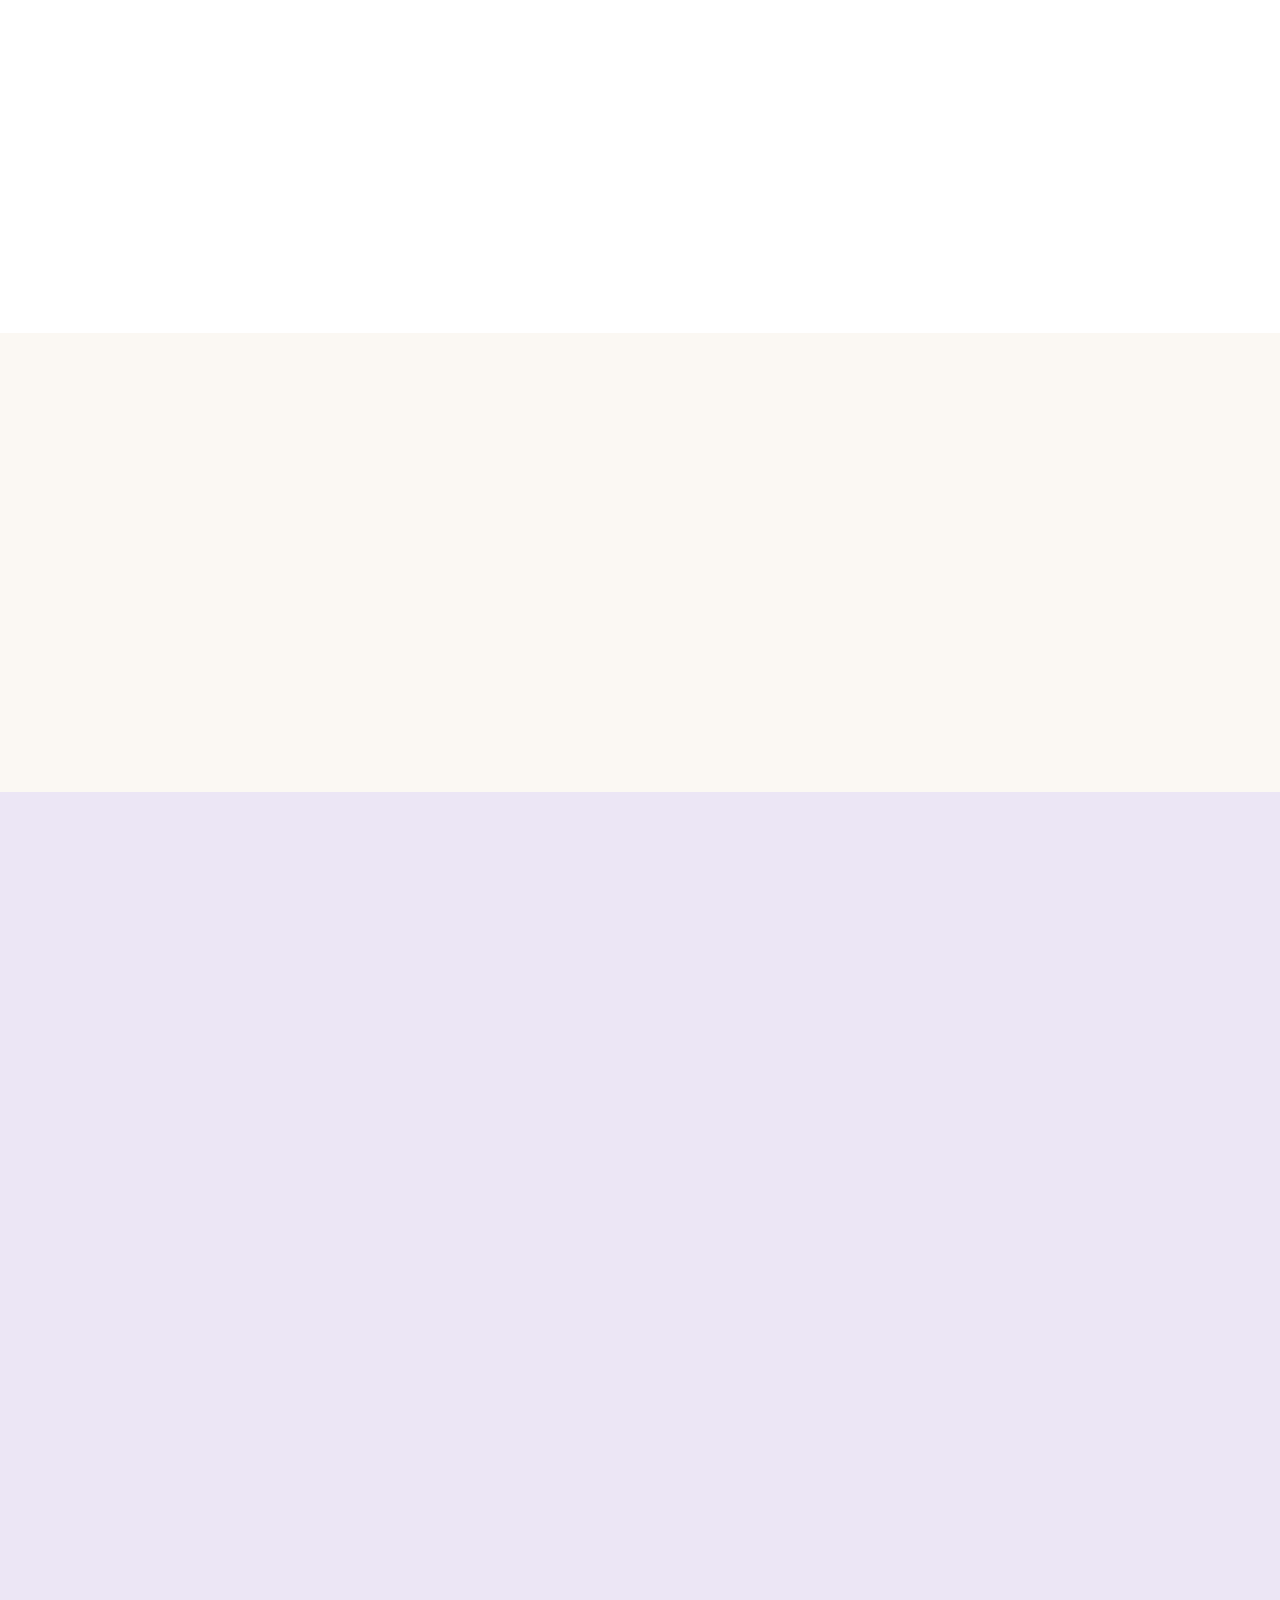
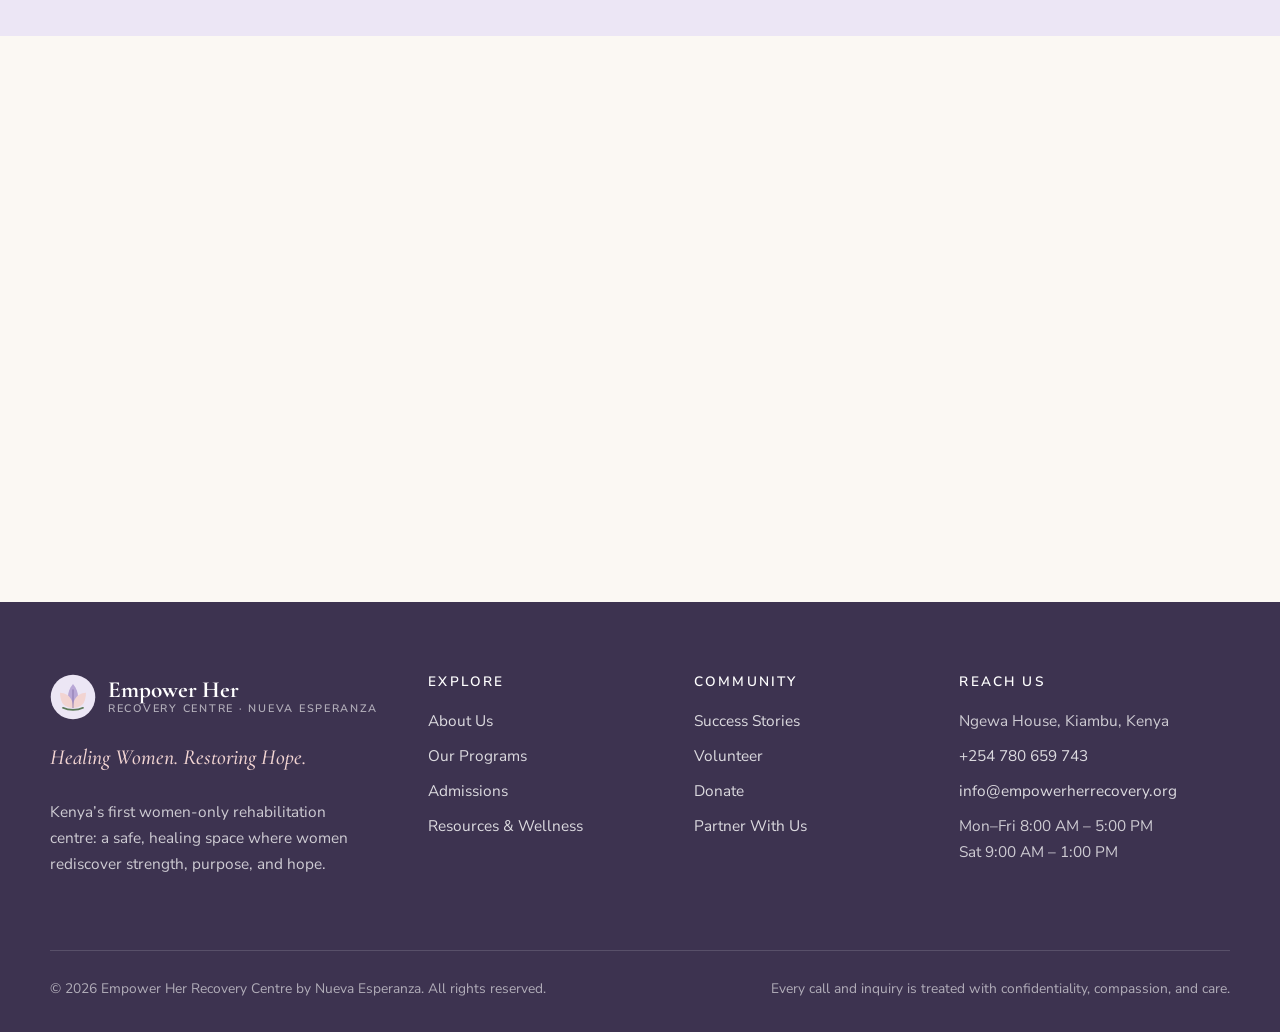
<file: admissions.html>
<!doctype html>
<html lang="en" class="no-js">
<head>
<meta charset="utf-8">
<meta name="viewport" content="width=device-width, initial-scale=1">
<title>Admissions | Empower Her Recovery Centre</title>
<meta name="description" content="How to join Empower Her Recovery Centre: the admission process, what to expect, what to bring, and fees and insurance.">
<meta name="theme-color" content="#3d3350">
<meta property="og:title" content="Admissions | Empower Her Recovery Centre">
<meta property="og:description" content="How to join Empower Her Recovery Centre: the admission process, what to expect, what to bring, and fees and insurance.">
<meta property="og:type" content="website">
<meta property="og:url" content="https://www.empowerherrecovery.org/admissions.html">
<meta property="og:image" content="https://www.empowerherrecovery.org/assets/img/hero.jpg">
<link rel="icon" href="assets/img/favicon.svg" type="image/svg+xml">
<meta http-equiv="Content-Security-Policy" content="default-src 'self'; script-src 'self'; style-src 'self'; font-src 'self'; img-src 'self' data:; frame-src https://maps.google.com https://www.google.com; connect-src 'none'; object-src 'none'; base-uri 'self'; form-action 'self' mailto:; upgrade-insecure-requests">
<meta name="referrer" content="strict-origin-when-cross-origin">
<link rel="stylesheet" href="assets/css/fonts.css">
<link rel="stylesheet" href="assets/css/styles.css">
</head>
<body>
<a class="skip-link" href="#main">Skip to content</a>
<header class="site-header">
  <div class="topbar">
    <div class="container">
      <span><svg viewBox="0 0 24 24" fill="none" stroke="currentColor" stroke-width="1.8" stroke-linecap="round" stroke-linejoin="round" aria-hidden="true"><rect x="3" y="11" width="18" height="11" rx="2"/><path d="M7 11V7a5 5 0 0 1 10 0v4"/></svg> Every call is confidential</span>
      <span><a href="tel:+254780659743">+254 780 659 743</a><span class="hide-sm">&nbsp;·&nbsp;<a href="mailto:info@empowerherrecovery.org">info@empowerherrecovery.org</a></span></span>
    </div>
  </div>
  <div class="container nav">
    <a class="brand" href="index.html" aria-label="Empower Her Recovery Centre home">
      <svg class="brand-mark" viewBox="0 0 64 64" aria-hidden="true">
  <circle cx="32" cy="32" r="31" fill="#ece6f5"/>
  <path d="M32 14c5 6 7 12 7 18s-3 12-7 15c-4-3-7-9-7-15s2-12 7-18z" fill="#b9a7d6"/>
  <path d="M14 26c7 0 13 4 16 10 2 4 2 8 2 11-6 0-12-2-15-7-2-4-3-9-3-14z" fill="#f2d4d2"/>
  <path d="M50 26c-7 0-13 4-16 10-2 4-2 8-2 11 6 0 12-2 15-7 2-4 3-9 3-14z" fill="#f2d4d2"/>
  <path d="M18 47c4 2 9 3 14 3s10-1 14-3" stroke="#5d7a5a" stroke-width="2.4" fill="none" stroke-linecap="round"/>
  <path d="M32 22v25" stroke="#6f5a96" stroke-width="1.6" stroke-linecap="round" opacity=".55"/>
</svg>
      <span class="brand-text"><span class="brand-name">Empower Her</span><span class="brand-sub">Recovery Centre · Nueva Esperanza</span></span>
    </a>
    <button class="nav-toggle" aria-label="Open menu" aria-expanded="false" aria-controls="site-menu"><svg viewBox="0 0 24 24" fill="none" stroke="currentColor" stroke-width="1.8" stroke-linecap="round" stroke-linejoin="round" aria-hidden="true"><path d="M3 6h18M3 12h18M3 18h18"/></svg></button>
    <div class="nav-backdrop"></div>
    <nav class="nav-menu" id="site-menu" aria-label="Main">
      <button class="nav-toggle nav-close" aria-label="Close menu"><svg viewBox="0 0 24 24" fill="none" stroke="currentColor" stroke-width="1.8" stroke-linecap="round" stroke-linejoin="round" aria-hidden="true"><path d="M18 6 6 18M6 6l12 12"/></svg></button>
      <ul class="nav-links">
          <li><a href="index.html">Home</a></li>
          <li><a href="about.html">About Us</a></li>
          <li><a href="programs.html">Programs</a></li>
          <li><a href="admissions.html" aria-current="page">Admissions</a></li>
          <li><a href="resources.html">Resources</a></li>
          <li><a href="stories.html">Stories</a></li>
          <li><a href="get-involved.html">Get Involved</a></li>
          <li><a href="contact.html">Contact</a></li>
      </ul>
      <a class="btn btn-primary nav-cta" href="admissions.html">Start Your Journey</a>
    </nav>
  </div>
</header>
<main id="main">
<section class="page-hero">
  <div class="container">
    <div class="breadcrumb"><a href="index.html">Home</a> &nbsp;/&nbsp; Admissions</div>
    <h1>Admissions</h1>
    <p>We understand that seeking help takes courage. Our admissions team walks with you every step of the way &mdash; from the first phone call to your first day in the program.</p>
  </div>
</section>

<section class="section">
  <div class="container">
    <div class="section-head center reveal">
      <span class="eyebrow">Getting started</span>
      <h2>The admission process</h2>
      <p>Four gentle steps, each one taken together with our team.</p>
    </div>
    <div class="steps">
      <div class="step reveal"><h3>Initial Inquiry &amp; Consultation</h3><p>Call, WhatsApp or email us. We listen, answer your questions and talk through your options in confidence.</p></div>
      <div class="step reveal"><h3>Clinical Assessment</h3><p>Our clinical team assesses your physical and mental health needs to plan safe, appropriate care.</p></div>
      <div class="step reveal"><h3>Admission &amp; Orientation</h3><p>We welcome you, help you settle in, and introduce you to the program, the team and your community.</p></div>
      <div class="step reveal"><h3>Treatment Planning</h3><p>Together we build a personalised plan around your goals, history and healing process.</p></div>
    </div>
    <p class="text-center mt-2"><a class="btn btn-primary" href="contact.html">Make an Inquiry <svg viewBox="0 0 24 24" fill="none" stroke="currentColor" stroke-width="1.8" stroke-linecap="round" stroke-linejoin="round" aria-hidden="true"><path d="M5 12h14M12 5l7 7-7 7"/></svg></a></p>
  </div>
</section>

<section class="section bg-white">
  <div class="container split">
    <div class="frame wide reveal"><img src="assets/img/lake.jpg" alt="A calm lake surrounded by mountains" loading="lazy"></div>
    <div class="reveal">
      <span class="eyebrow">What to expect</span>
      <h2>A calm, homely place to heal</h2>
      <p>A calm, homely environment surrounded by care, empathy, and professionalism. Our structured program provides both stability and flexibility to accommodate each woman&rsquo;s unique healing process.</p>
    </div>
  </div>
</section>

<section class="section">
  <div class="container grid grid-2">
    <article class="card info-block reveal">
      <h3><svg viewBox="0 0 24 24" fill="none" stroke="currentColor" stroke-width="1.8" stroke-linecap="round" stroke-linejoin="round" aria-hidden="true"><rect x="3" y="7" width="18" height="13" rx="2"/><path d="M8 7V5a2 2 0 0 1 2-2h4a2 2 0 0 1 2 2v2M8 12h8"/></svg> What to Bring</h3>
      <ul class="bring-list">
        <li>Comfortable clothing</li>
        <li>Personal toiletries</li>
        <li>Prescribed medication</li>
        <li>Journal / notebook</li>
        <li class="heart">A heart ready for transformation</li>
      </ul>
    </article>
    <article class="card info-block reveal" id="fees">
      <h3><svg viewBox="0 0 24 24" fill="none" stroke="currentColor" stroke-width="1.8" stroke-linecap="round" stroke-linejoin="round" aria-hidden="true"><circle cx="8" cy="8" r="6"/><path d="M18.1 10.4A6 6 0 1 1 10.3 18M7 6h1v4M16.7 13.9l.7.7-2.8 2.8"/></svg> Fees &amp; Insurance</h3>
      <p>Empower Her Recovery Centre partners with select insurance providers, NGOs, and faith-based organisations to ensure accessibility.</p>
      <p class="mb-0"><a href="contact.html">Contact us for more details <svg viewBox="0 0 24 24" fill="none" stroke="currentColor" stroke-width="1.8" stroke-linecap="round" stroke-linejoin="round" aria-hidden="true"><path d="M5 12h14M12 5l7 7-7 7"/></svg></a></p>
    </article>
  </div>
</section>

<section class="section bg-lavender">
  <div class="container">
    <div class="section-head center reveal">
      <span class="eyebrow">Common questions</span>
      <h2>Frequently asked questions</h2>
    </div>
    <div class="faq reveal">
      <details><summary>Who is the program for?</summary><p>Empower Her is exclusively for women recovering from substance use disorders and mental health challenges, including those with co-occurring conditions.</p></details>
      <details><summary>How long is the program?</summary><p>Our core residential program runs for 90 days, followed by an aftercare and relapse prevention program to support you after you return home.</p></details>
      <details><summary>Is my inquiry confidential?</summary><p>Yes. Every call and inquiry is treated with confidentiality, compassion, and care.</p></details>
      <details><summary>Can my family be involved?</summary><p>Yes. We offer family therapy, education and family sessions to help rebuild relationships and healthy boundaries.</p></details>
      <details><summary>Do you accept insurance?</summary><p>We partner with select insurance providers, NGOs, and faith-based organisations. Contact us and we will talk through the options available to you.</p></details>
    </div>
  </div>
</section>

<section class="section-tight">
  <div class="container">
    <div class="cta-band reveal">
      <div class="divider-leaf" aria-hidden="true"><svg viewBox="0 0 64 64"><path d="M32 12c5 6 7 12 7 18s-3 12-7 15c-4-3-7-9-7-15s2-12 7-18z" fill="currentColor" opacity=".55"/><path d="M12 26c7 0 13 4 16 10 2 4 2 8 2 11-6 0-12-2-15-7-2-4-3-9-3-14zM52 26c-7 0-13 4-16 10-2 4-2 8-2 11 6 0 12-2 15-7 2-4 3-9 3-14z" fill="currentColor" opacity=".3"/></svg></div>
      <h2>Speak to our admissions team today</h2>
      <p>Seeking help takes courage. Our admissions team will walk with you every step of the way, in complete confidence.</p>
      <div class="btn-row">
        <a class="btn btn-primary" href="admissions.html">Start Your Recovery Journey <svg viewBox="0 0 24 24" fill="none" stroke="currentColor" stroke-width="1.8" stroke-linecap="round" stroke-linejoin="round" aria-hidden="true"><path d="M5 12h14M12 5l7 7-7 7"/></svg></a>
        <a class="btn btn-soft" href="tel:+254780659743"><svg viewBox="0 0 24 24" fill="none" stroke="currentColor" stroke-width="1.8" stroke-linecap="round" stroke-linejoin="round" aria-hidden="true"><path d="M22 16.9v3a2 2 0 0 1-2.2 2 19.8 19.8 0 0 1-8.6-3.1 19.5 19.5 0 0 1-6-6A19.8 19.8 0 0 1 2.1 4.2 2 2 0 0 1 4.1 2h3a2 2 0 0 1 2 1.7c.1.9.4 1.8.7 2.7a2 2 0 0 1-.5 2.1L8 9.8a16 16 0 0 0 6 6l1.3-1.3a2 2 0 0 1 2.1-.4c.9.3 1.8.6 2.7.7a2 2 0 0 1 1.7 2z"/></svg> Call +254 780 659 743</a>
      </div>
    </div>
  </div>
</section>

</main>
<footer class="site-footer">
  <div class="container">
    <div class="footer-grid">
      <div class="footer-brand">
        <a class="brand" href="index.html"><svg class="brand-mark" viewBox="0 0 64 64" aria-hidden="true">
  <circle cx="32" cy="32" r="31" fill="#ece6f5"/>
  <path d="M32 14c5 6 7 12 7 18s-3 12-7 15c-4-3-7-9-7-15s2-12 7-18z" fill="#b9a7d6"/>
  <path d="M14 26c7 0 13 4 16 10 2 4 2 8 2 11-6 0-12-2-15-7-2-4-3-9-3-14z" fill="#f2d4d2"/>
  <path d="M50 26c-7 0-13 4-16 10-2 4-2 8-2 11 6 0 12-2 15-7 2-4 3-9 3-14z" fill="#f2d4d2"/>
  <path d="M18 47c4 2 9 3 14 3s10-1 14-3" stroke="#5d7a5a" stroke-width="2.4" fill="none" stroke-linecap="round"/>
  <path d="M32 22v25" stroke="#6f5a96" stroke-width="1.6" stroke-linecap="round" opacity=".55"/>
</svg><span class="brand-text"><span class="brand-name">Empower Her</span><span class="brand-sub">Recovery Centre · Nueva Esperanza</span></span></a>
        <p class="footer-tagline">Healing Women. Restoring Hope.</p>
        <p>Kenya&rsquo;s first women-only rehabilitation centre: a safe, healing space where women rediscover strength, purpose, and hope.</p>
      </div>
      <div>
        <h4>Explore</h4>
        <ul class="footer-links">
          <li><a href="about.html">About Us</a></li>
          <li><a href="programs.html">Our Programs</a></li>
          <li><a href="admissions.html">Admissions</a></li>
          <li><a href="resources.html">Resources &amp; Wellness</a></li>
        </ul>
      </div>
      <div>
        <h4>Community</h4>
        <ul class="footer-links">
          <li><a href="stories.html">Success Stories</a></li>
          <li><a href="get-involved.html">Volunteer</a></li>
          <li><a href="get-involved.html#donate">Donate</a></li>
          <li><a href="get-involved.html#partner">Partner With Us</a></li>
        </ul>
      </div>
      <div>
        <h4>Reach Us</h4>
        <ul class="footer-links">
          <li>Ngewa House, Kiambu, Kenya</li>
          <li><a href="tel:+254780659743">+254 780 659 743</a></li>
          <li><a href="mailto:info@empowerherrecovery.org">info@empowerherrecovery.org</a></li>
          <li>Mon&ndash;Fri 8:00 AM &ndash; 5:00 PM<br>Sat 9:00 AM &ndash; 1:00 PM</li>
        </ul>
      </div>
    </div>
    <div class="footer-bottom">
      <span>&copy; <span id="year">2026</span> Empower Her Recovery Centre by Nueva Esperanza. All rights reserved.</span>
      <span>Every call and inquiry is treated with confidentiality, compassion, and care.</span>
    </div>
  </div>
</footer>
<a class="wa-float" href="https://wa.me/254780659743" target="_blank" rel="noopener noreferrer" aria-label="Chat with us on WhatsApp"><svg viewBox="0 0 24 24" fill="none" stroke="currentColor" stroke-width="1.8" stroke-linecap="round" stroke-linejoin="round" aria-hidden="true"><path d="M3 21l1.65-3.8a9 9 0 1 1 3.4 2.9L3 21"/><path d="M9 10a.5.5 0 0 0 1 0V9a.5.5 0 0 0-1 0v1a5 5 0 0 0 5 5h1a.5.5 0 0 0 0-1h-1a.5.5 0 0 0 0 1"/></svg></a>
<script src="assets/js/main.js"></script>
</body>
</html>
</file>
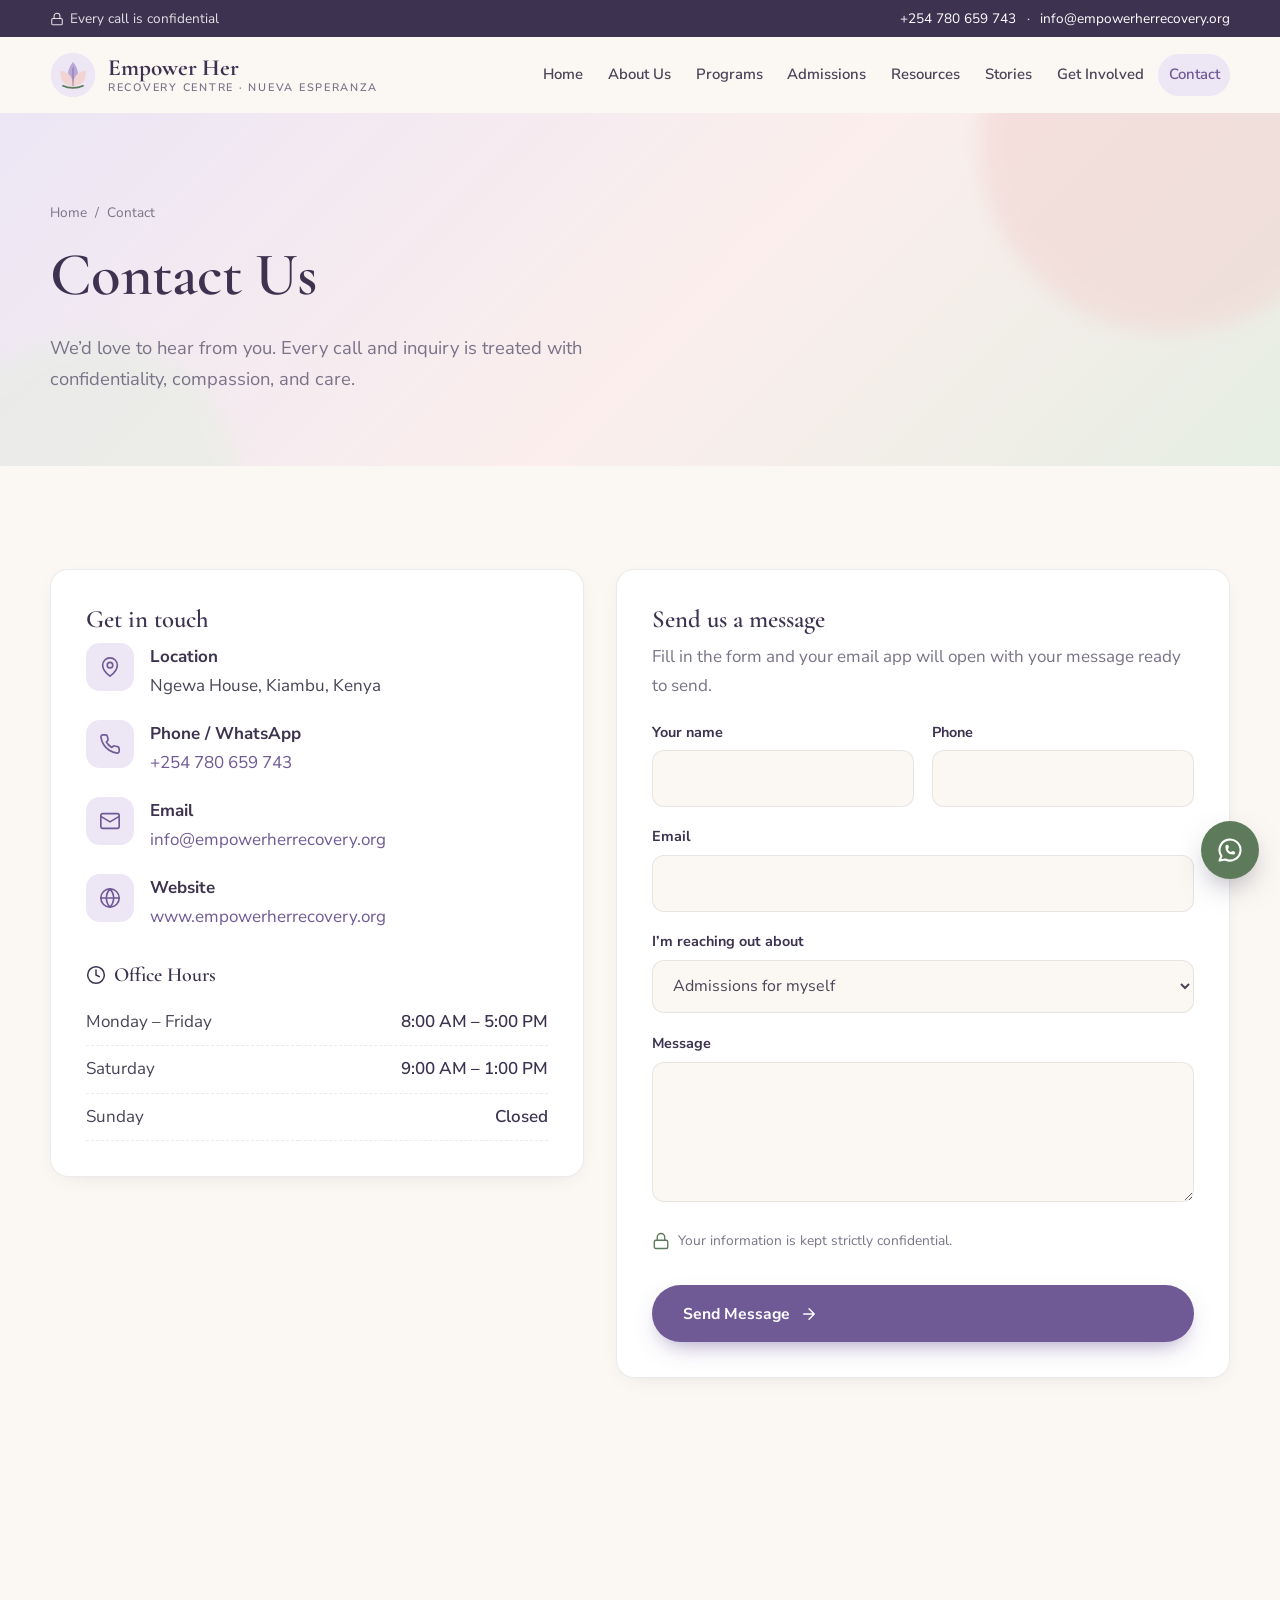
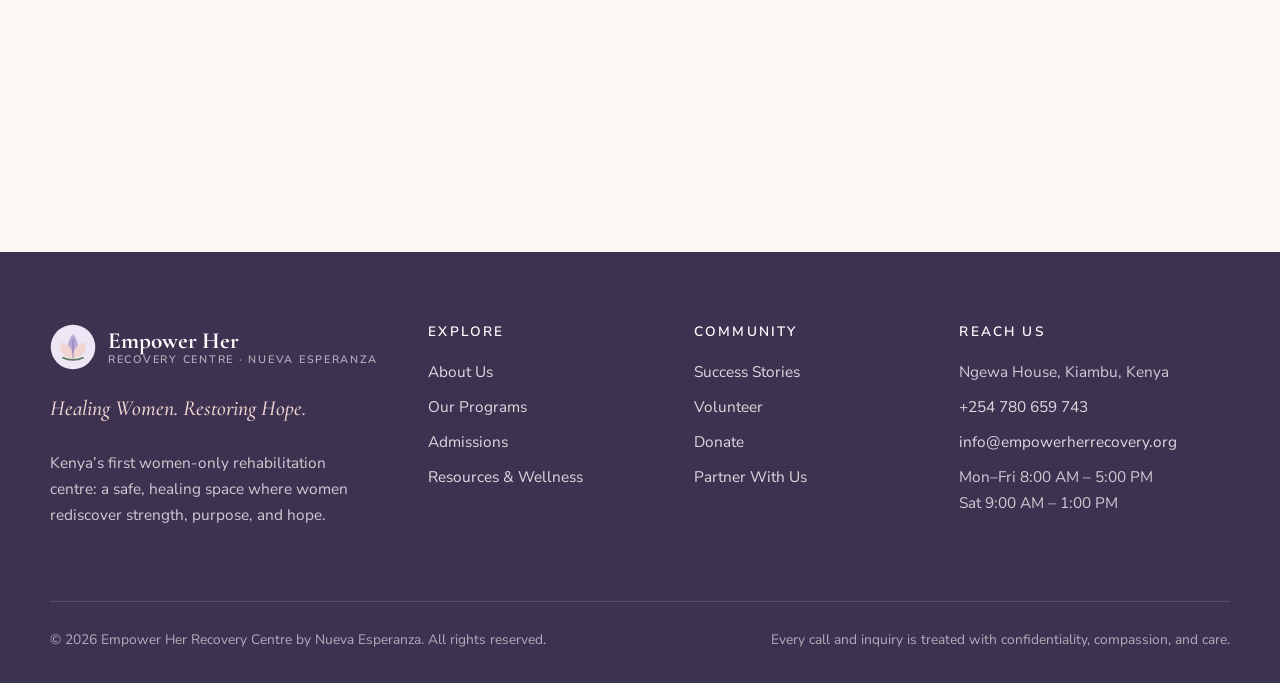
<file: contact.html>
<!doctype html>
<html lang="en" class="no-js">
<head>
<meta charset="utf-8">
<meta name="viewport" content="width=device-width, initial-scale=1">
<title>Contact Us | Empower Her Recovery Centre</title>
<meta name="description" content="Contact Empower Her Recovery Centre at Ngewa House, Kiambu, Kenya. Phone, WhatsApp, email and office hours.">
<meta name="theme-color" content="#3d3350">
<meta property="og:title" content="Contact Us | Empower Her Recovery Centre">
<meta property="og:description" content="Contact Empower Her Recovery Centre at Ngewa House, Kiambu, Kenya. Phone, WhatsApp, email and office hours.">
<meta property="og:type" content="website">
<meta property="og:url" content="https://www.empowerherrecovery.org/contact.html">
<meta property="og:image" content="https://www.empowerherrecovery.org/assets/img/hero.jpg">
<link rel="icon" href="assets/img/favicon.svg" type="image/svg+xml">
<meta http-equiv="Content-Security-Policy" content="default-src 'self'; script-src 'self'; style-src 'self'; font-src 'self'; img-src 'self' data:; frame-src https://maps.google.com https://www.google.com; connect-src 'none'; object-src 'none'; base-uri 'self'; form-action 'self' mailto:; upgrade-insecure-requests">
<meta name="referrer" content="strict-origin-when-cross-origin">
<link rel="stylesheet" href="assets/css/fonts.css">
<link rel="stylesheet" href="assets/css/styles.css">
</head>
<body>
<a class="skip-link" href="#main">Skip to content</a>
<header class="site-header">
  <div class="topbar">
    <div class="container">
      <span><svg viewBox="0 0 24 24" fill="none" stroke="currentColor" stroke-width="1.8" stroke-linecap="round" stroke-linejoin="round" aria-hidden="true"><rect x="3" y="11" width="18" height="11" rx="2"/><path d="M7 11V7a5 5 0 0 1 10 0v4"/></svg> Every call is confidential</span>
      <span><a href="tel:+254780659743">+254 780 659 743</a><span class="hide-sm">&nbsp;·&nbsp;<a href="mailto:info@empowerherrecovery.org">info@empowerherrecovery.org</a></span></span>
    </div>
  </div>
  <div class="container nav">
    <a class="brand" href="index.html" aria-label="Empower Her Recovery Centre home">
      <svg class="brand-mark" viewBox="0 0 64 64" aria-hidden="true">
  <circle cx="32" cy="32" r="31" fill="#ece6f5"/>
  <path d="M32 14c5 6 7 12 7 18s-3 12-7 15c-4-3-7-9-7-15s2-12 7-18z" fill="#b9a7d6"/>
  <path d="M14 26c7 0 13 4 16 10 2 4 2 8 2 11-6 0-12-2-15-7-2-4-3-9-3-14z" fill="#f2d4d2"/>
  <path d="M50 26c-7 0-13 4-16 10-2 4-2 8-2 11 6 0 12-2 15-7 2-4 3-9 3-14z" fill="#f2d4d2"/>
  <path d="M18 47c4 2 9 3 14 3s10-1 14-3" stroke="#5d7a5a" stroke-width="2.4" fill="none" stroke-linecap="round"/>
  <path d="M32 22v25" stroke="#6f5a96" stroke-width="1.6" stroke-linecap="round" opacity=".55"/>
</svg>
      <span class="brand-text"><span class="brand-name">Empower Her</span><span class="brand-sub">Recovery Centre · Nueva Esperanza</span></span>
    </a>
    <button class="nav-toggle" aria-label="Open menu" aria-expanded="false" aria-controls="site-menu"><svg viewBox="0 0 24 24" fill="none" stroke="currentColor" stroke-width="1.8" stroke-linecap="round" stroke-linejoin="round" aria-hidden="true"><path d="M3 6h18M3 12h18M3 18h18"/></svg></button>
    <div class="nav-backdrop"></div>
    <nav class="nav-menu" id="site-menu" aria-label="Main">
      <button class="nav-toggle nav-close" aria-label="Close menu"><svg viewBox="0 0 24 24" fill="none" stroke="currentColor" stroke-width="1.8" stroke-linecap="round" stroke-linejoin="round" aria-hidden="true"><path d="M18 6 6 18M6 6l12 12"/></svg></button>
      <ul class="nav-links">
          <li><a href="index.html">Home</a></li>
          <li><a href="about.html">About Us</a></li>
          <li><a href="programs.html">Programs</a></li>
          <li><a href="admissions.html">Admissions</a></li>
          <li><a href="resources.html">Resources</a></li>
          <li><a href="stories.html">Stories</a></li>
          <li><a href="get-involved.html">Get Involved</a></li>
          <li><a href="contact.html" aria-current="page">Contact</a></li>
      </ul>
      <a class="btn btn-primary nav-cta" href="admissions.html">Start Your Journey</a>
    </nav>
  </div>
</header>
<main id="main">
<section class="page-hero">
  <div class="container">
    <div class="breadcrumb"><a href="index.html">Home</a> &nbsp;/&nbsp; Contact</div>
    <h1>Contact Us</h1>
    <p>We&rsquo;d love to hear from you. Every call and inquiry is treated with confidentiality, compassion, and care.</p>
  </div>
</section>

<section class="section">
  <div class="container contact-grid">
    <div class="reveal">
      <div class="card card-roomy">
        <h3>Get in touch</h3>
        <ul class="contact-list">
          <li><span class="ic"><svg viewBox="0 0 24 24" fill="none" stroke="currentColor" stroke-width="1.8" stroke-linecap="round" stroke-linejoin="round" aria-hidden="true"><path d="M20 10c0 6-8 12-8 12s-8-6-8-12a8 8 0 0 1 16 0z"/><circle cx="12" cy="10" r="3"/></svg></span><div><strong>Location</strong>Ngewa House, Kiambu, Kenya</div></li>
          <li><span class="ic"><svg viewBox="0 0 24 24" fill="none" stroke="currentColor" stroke-width="1.8" stroke-linecap="round" stroke-linejoin="round" aria-hidden="true"><path d="M22 16.9v3a2 2 0 0 1-2.2 2 19.8 19.8 0 0 1-8.6-3.1 19.5 19.5 0 0 1-6-6A19.8 19.8 0 0 1 2.1 4.2 2 2 0 0 1 4.1 2h3a2 2 0 0 1 2 1.7c.1.9.4 1.8.7 2.7a2 2 0 0 1-.5 2.1L8 9.8a16 16 0 0 0 6 6l1.3-1.3a2 2 0 0 1 2.1-.4c.9.3 1.8.6 2.7.7a2 2 0 0 1 1.7 2z"/></svg></span><div><strong>Phone / WhatsApp</strong><a href="tel:+254780659743">+254 780 659 743</a></div></li>
          <li><span class="ic"><svg viewBox="0 0 24 24" fill="none" stroke="currentColor" stroke-width="1.8" stroke-linecap="round" stroke-linejoin="round" aria-hidden="true"><rect x="2" y="4" width="20" height="16" rx="2"/><path d="m22 7-10 6L2 7"/></svg></span><div><strong>Email</strong><a href="mailto:info@empowerherrecovery.org">info@empowerherrecovery.org</a></div></li>
          <li><span class="ic"><svg viewBox="0 0 24 24" fill="none" stroke="currentColor" stroke-width="1.8" stroke-linecap="round" stroke-linejoin="round" aria-hidden="true"><circle cx="12" cy="12" r="10"/><path d="M2 12h20M12 2a15.3 15.3 0 0 1 4 10 15.3 15.3 0 0 1-4 10 15.3 15.3 0 0 1-4-10 15.3 15.3 0 0 1 4-10z"/></svg></span><div><strong>Website</strong><a href="https://www.empowerherrecovery.org">www.empowerherrecovery.org</a></div></li>
        </ul>
        <h4 class="mt-2 icon-heading"><svg viewBox="0 0 24 24" fill="none" stroke="currentColor" stroke-width="1.8" stroke-linecap="round" stroke-linejoin="round" aria-hidden="true"><circle cx="12" cy="12" r="10"/><path d="M12 6v6l4 2"/></svg> Office Hours</h4>
        <table class="hours">
          <tr><td>Monday &ndash; Friday</td><td>8:00 AM &ndash; 5:00 PM</td></tr>
          <tr><td>Saturday</td><td>9:00 AM &ndash; 1:00 PM</td></tr>
          <tr><td>Sunday</td><td>Closed</td></tr>
        </table>
      </div>
    </div>
    <div class="card card-roomy reveal">
      <h3>Send us a message</h3>
      <p class="text-muted">Fill in the form and your email app will open with your message ready to send.</p>
      <form class="form" action="mailto:info@empowerherrecovery.org" method="post" enctype="text/plain" data-mailto="info@empowerherrecovery.org" data-subject="Website enquiry">
        <div class="form-row">
          <div class="field"><label for="name">Your name</label><input id="name" name="name" autocomplete="name" required></div>
          <div class="field"><label for="phone">Phone</label><input id="phone" name="phone" type="tel" autocomplete="tel"></div>
        </div>
        <div class="field"><label for="email">Email</label><input id="email" name="email" type="email" autocomplete="email" required></div>
        <div class="field">
          <label for="topic">I&rsquo;m reaching out about</label>
          <select id="topic" name="topic">
            <option>Admissions for myself</option>
            <option>Admissions for a loved one</option>
            <option>Fees &amp; insurance</option>
            <option>Volunteering</option>
            <option>Partnership or donation</option>
            <option>Awareness talk / corporate wellness</option>
            <option>Sharing my story</option>
            <option>Something else</option>
          </select>
        </div>
        <div class="field"><label for="message">Message</label><textarea id="message" name="message" required></textarea></div>
        <p class="form-note"><svg viewBox="0 0 24 24" fill="none" stroke="currentColor" stroke-width="1.8" stroke-linecap="round" stroke-linejoin="round" aria-hidden="true"><rect x="3" y="11" width="18" height="11" rx="2"/><path d="M7 11V7a5 5 0 0 1 10 0v4"/></svg> Your information is kept strictly confidential.</p>
        <button class="btn btn-primary" type="submit">Send Message <svg viewBox="0 0 24 24" fill="none" stroke="currentColor" stroke-width="1.8" stroke-linecap="round" stroke-linejoin="round" aria-hidden="true"><path d="M5 12h14M12 5l7 7-7 7"/></svg></button>
        <div class="form-status" role="status">Thank you. Your email app should now be open with your message. If it didn&rsquo;t open, email us at info@empowerherrecovery.org.</div>
      </form>
    </div>
  </div>
</section>

<section class="section-tight pt-0">
  <div class="container">
    <div class="map-wrap reveal">
      <div class="map-consent" data-map-src="https://maps.google.com/maps?q=Kiambu%2C%20Kenya&amp;z=12&amp;output=embed">
        <p><strong>Ngewa House, Kiambu, Kenya</strong></p>
        <p class="text-muted">The map is provided by Google. To protect your privacy it only loads when you ask for it.</p>
        <div class="btn-row btn-row-center">
          <button type="button" class="btn btn-primary map-load"><svg viewBox="0 0 24 24" fill="none" stroke="currentColor" stroke-width="1.8" stroke-linecap="round" stroke-linejoin="round" aria-hidden="true"><path d="M20 10c0 6-8 12-8 12s-8-6-8-12a8 8 0 0 1 16 0z"/><circle cx="12" cy="10" r="3"/></svg> Show map</button>
          <a class="btn btn-soft" href="https://maps.google.com/?q=Kiambu%2C%20Kenya" target="_blank" rel="noopener noreferrer">Open in Google Maps</a>
        </div>
      </div>
    </div>
  </div>
</section>

</main>
<footer class="site-footer">
  <div class="container">
    <div class="footer-grid">
      <div class="footer-brand">
        <a class="brand" href="index.html"><svg class="brand-mark" viewBox="0 0 64 64" aria-hidden="true">
  <circle cx="32" cy="32" r="31" fill="#ece6f5"/>
  <path d="M32 14c5 6 7 12 7 18s-3 12-7 15c-4-3-7-9-7-15s2-12 7-18z" fill="#b9a7d6"/>
  <path d="M14 26c7 0 13 4 16 10 2 4 2 8 2 11-6 0-12-2-15-7-2-4-3-9-3-14z" fill="#f2d4d2"/>
  <path d="M50 26c-7 0-13 4-16 10-2 4-2 8-2 11 6 0 12-2 15-7 2-4 3-9 3-14z" fill="#f2d4d2"/>
  <path d="M18 47c4 2 9 3 14 3s10-1 14-3" stroke="#5d7a5a" stroke-width="2.4" fill="none" stroke-linecap="round"/>
  <path d="M32 22v25" stroke="#6f5a96" stroke-width="1.6" stroke-linecap="round" opacity=".55"/>
</svg><span class="brand-text"><span class="brand-name">Empower Her</span><span class="brand-sub">Recovery Centre · Nueva Esperanza</span></span></a>
        <p class="footer-tagline">Healing Women. Restoring Hope.</p>
        <p>Kenya&rsquo;s first women-only rehabilitation centre: a safe, healing space where women rediscover strength, purpose, and hope.</p>
      </div>
      <div>
        <h4>Explore</h4>
        <ul class="footer-links">
          <li><a href="about.html">About Us</a></li>
          <li><a href="programs.html">Our Programs</a></li>
          <li><a href="admissions.html">Admissions</a></li>
          <li><a href="resources.html">Resources &amp; Wellness</a></li>
        </ul>
      </div>
      <div>
        <h4>Community</h4>
        <ul class="footer-links">
          <li><a href="stories.html">Success Stories</a></li>
          <li><a href="get-involved.html">Volunteer</a></li>
          <li><a href="get-involved.html#donate">Donate</a></li>
          <li><a href="get-involved.html#partner">Partner With Us</a></li>
        </ul>
      </div>
      <div>
        <h4>Reach Us</h4>
        <ul class="footer-links">
          <li>Ngewa House, Kiambu, Kenya</li>
          <li><a href="tel:+254780659743">+254 780 659 743</a></li>
          <li><a href="mailto:info@empowerherrecovery.org">info@empowerherrecovery.org</a></li>
          <li>Mon&ndash;Fri 8:00 AM &ndash; 5:00 PM<br>Sat 9:00 AM &ndash; 1:00 PM</li>
        </ul>
      </div>
    </div>
    <div class="footer-bottom">
      <span>&copy; <span id="year">2026</span> Empower Her Recovery Centre by Nueva Esperanza. All rights reserved.</span>
      <span>Every call and inquiry is treated with confidentiality, compassion, and care.</span>
    </div>
  </div>
</footer>
<a class="wa-float" href="https://wa.me/254780659743" target="_blank" rel="noopener noreferrer" aria-label="Chat with us on WhatsApp"><svg viewBox="0 0 24 24" fill="none" stroke="currentColor" stroke-width="1.8" stroke-linecap="round" stroke-linejoin="round" aria-hidden="true"><path d="M3 21l1.65-3.8a9 9 0 1 1 3.4 2.9L3 21"/><path d="M9 10a.5.5 0 0 0 1 0V9a.5.5 0 0 0-1 0v1a5 5 0 0 0 5 5h1a.5.5 0 0 0 0-1h-1a.5.5 0 0 0 0 1"/></svg></a>
<script src="assets/js/main.js"></script>
</body>
</html>
</file>
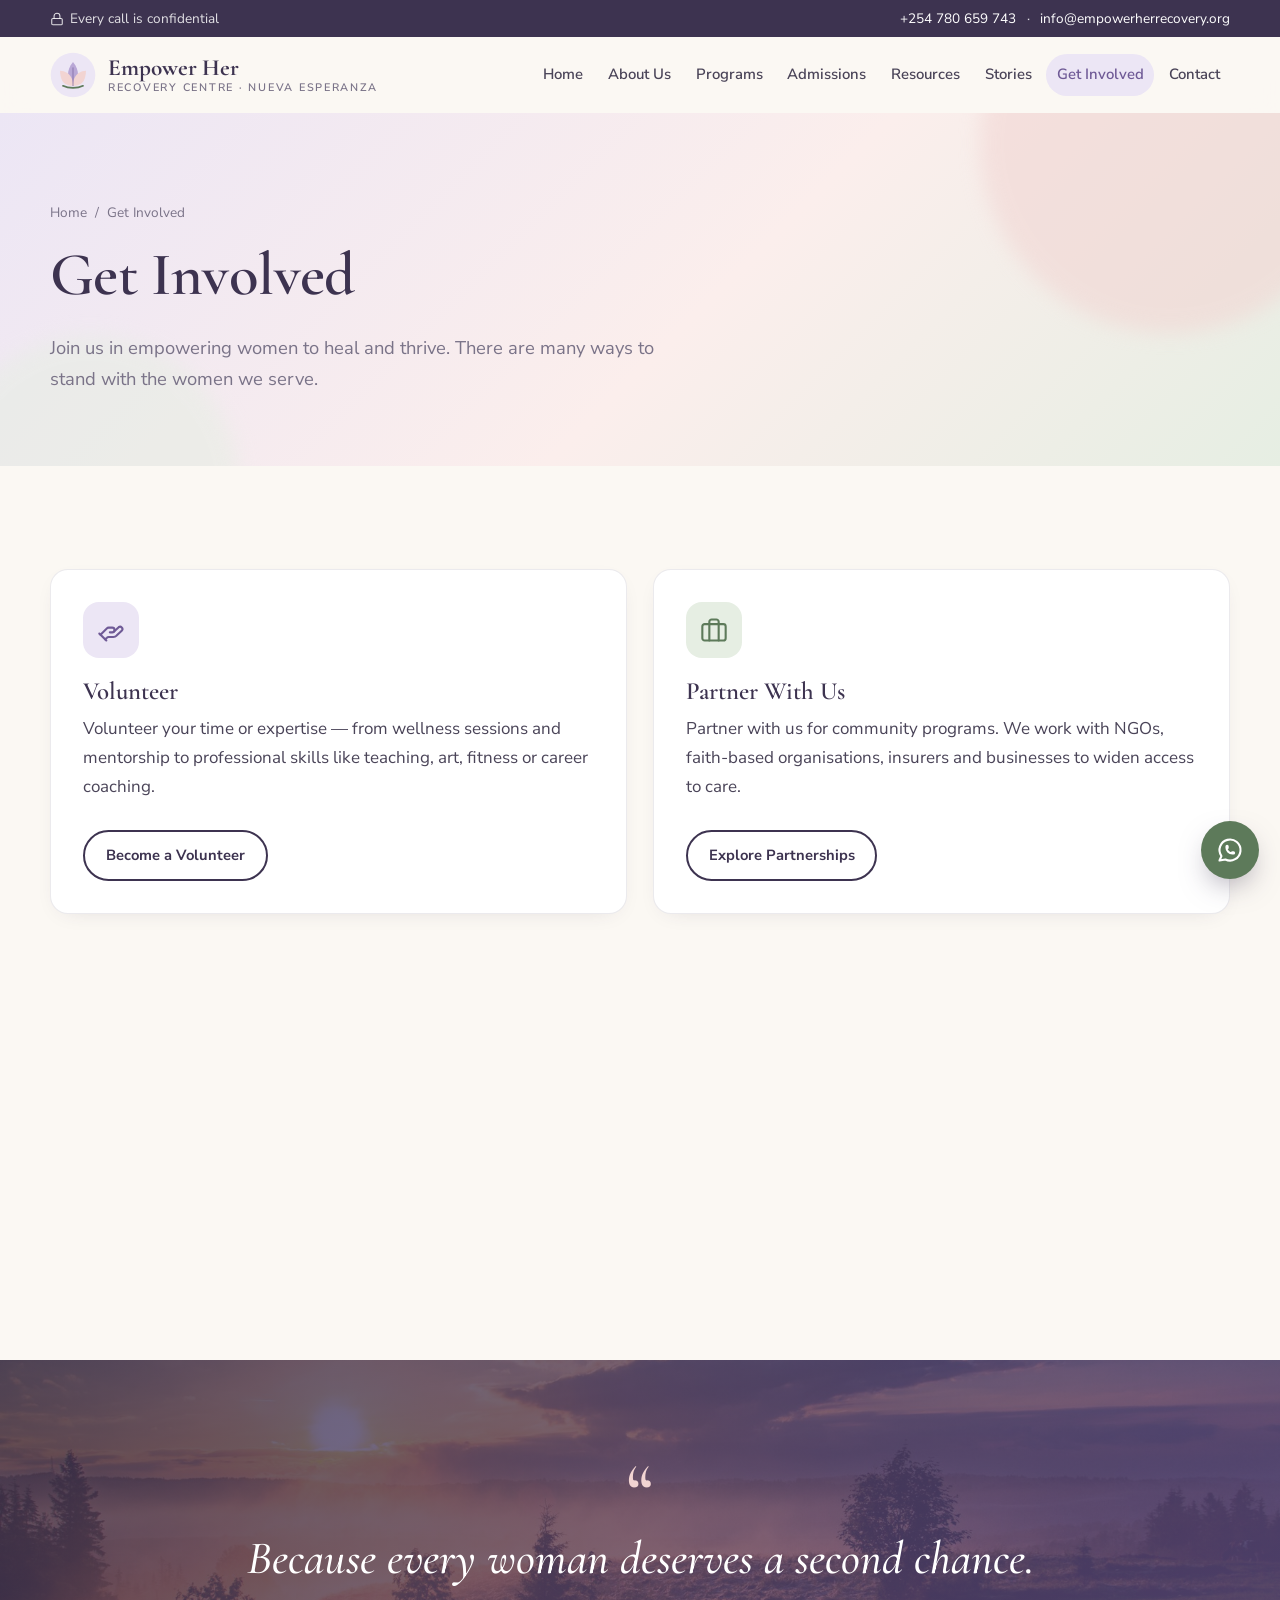
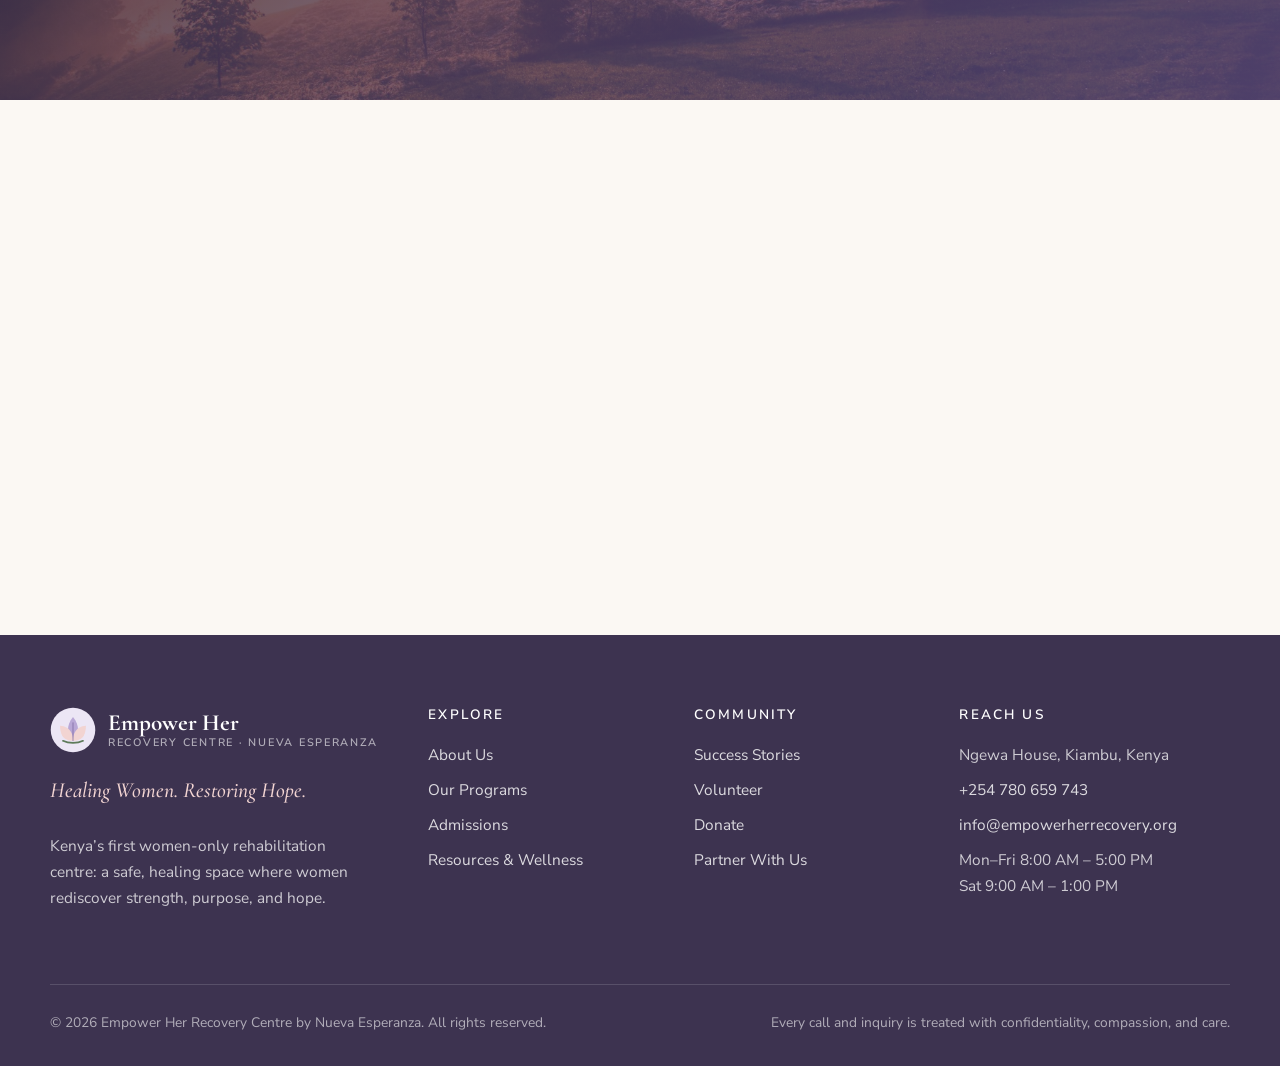
<file: get-involved.html>
<!doctype html>
<html lang="en" class="no-js">
<head>
<meta charset="utf-8">
<meta name="viewport" content="width=device-width, initial-scale=1">
<title>Get Involved | Empower Her Recovery Centre</title>
<meta name="description" content="Volunteer, partner, donate or invite Empower Her Recovery Centre for awareness talks and corporate wellness programs.">
<meta name="theme-color" content="#3d3350">
<meta property="og:title" content="Get Involved | Empower Her Recovery Centre">
<meta property="og:description" content="Volunteer, partner, donate or invite Empower Her Recovery Centre for awareness talks and corporate wellness programs.">
<meta property="og:type" content="website">
<meta property="og:url" content="https://www.empowerherrecovery.org/get-involved.html">
<meta property="og:image" content="https://www.empowerherrecovery.org/assets/img/hero.jpg">
<link rel="icon" href="assets/img/favicon.svg" type="image/svg+xml">
<meta http-equiv="Content-Security-Policy" content="default-src 'self'; script-src 'self'; style-src 'self'; font-src 'self'; img-src 'self' data:; frame-src https://maps.google.com https://www.google.com; connect-src 'none'; object-src 'none'; base-uri 'self'; form-action 'self' mailto:; upgrade-insecure-requests">
<meta name="referrer" content="strict-origin-when-cross-origin">
<link rel="stylesheet" href="assets/css/fonts.css">
<link rel="stylesheet" href="assets/css/styles.css">
</head>
<body>
<a class="skip-link" href="#main">Skip to content</a>
<header class="site-header">
  <div class="topbar">
    <div class="container">
      <span><svg viewBox="0 0 24 24" fill="none" stroke="currentColor" stroke-width="1.8" stroke-linecap="round" stroke-linejoin="round" aria-hidden="true"><rect x="3" y="11" width="18" height="11" rx="2"/><path d="M7 11V7a5 5 0 0 1 10 0v4"/></svg> Every call is confidential</span>
      <span><a href="tel:+254780659743">+254 780 659 743</a><span class="hide-sm">&nbsp;·&nbsp;<a href="mailto:info@empowerherrecovery.org">info@empowerherrecovery.org</a></span></span>
    </div>
  </div>
  <div class="container nav">
    <a class="brand" href="index.html" aria-label="Empower Her Recovery Centre home">
      <svg class="brand-mark" viewBox="0 0 64 64" aria-hidden="true">
  <circle cx="32" cy="32" r="31" fill="#ece6f5"/>
  <path d="M32 14c5 6 7 12 7 18s-3 12-7 15c-4-3-7-9-7-15s2-12 7-18z" fill="#b9a7d6"/>
  <path d="M14 26c7 0 13 4 16 10 2 4 2 8 2 11-6 0-12-2-15-7-2-4-3-9-3-14z" fill="#f2d4d2"/>
  <path d="M50 26c-7 0-13 4-16 10-2 4-2 8-2 11 6 0 12-2 15-7 2-4 3-9 3-14z" fill="#f2d4d2"/>
  <path d="M18 47c4 2 9 3 14 3s10-1 14-3" stroke="#5d7a5a" stroke-width="2.4" fill="none" stroke-linecap="round"/>
  <path d="M32 22v25" stroke="#6f5a96" stroke-width="1.6" stroke-linecap="round" opacity=".55"/>
</svg>
      <span class="brand-text"><span class="brand-name">Empower Her</span><span class="brand-sub">Recovery Centre · Nueva Esperanza</span></span>
    </a>
    <button class="nav-toggle" aria-label="Open menu" aria-expanded="false" aria-controls="site-menu"><svg viewBox="0 0 24 24" fill="none" stroke="currentColor" stroke-width="1.8" stroke-linecap="round" stroke-linejoin="round" aria-hidden="true"><path d="M3 6h18M3 12h18M3 18h18"/></svg></button>
    <div class="nav-backdrop"></div>
    <nav class="nav-menu" id="site-menu" aria-label="Main">
      <button class="nav-toggle nav-close" aria-label="Close menu"><svg viewBox="0 0 24 24" fill="none" stroke="currentColor" stroke-width="1.8" stroke-linecap="round" stroke-linejoin="round" aria-hidden="true"><path d="M18 6 6 18M6 6l12 12"/></svg></button>
      <ul class="nav-links">
          <li><a href="index.html">Home</a></li>
          <li><a href="about.html">About Us</a></li>
          <li><a href="programs.html">Programs</a></li>
          <li><a href="admissions.html">Admissions</a></li>
          <li><a href="resources.html">Resources</a></li>
          <li><a href="stories.html">Stories</a></li>
          <li><a href="get-involved.html" aria-current="page">Get Involved</a></li>
          <li><a href="contact.html">Contact</a></li>
      </ul>
      <a class="btn btn-primary nav-cta" href="admissions.html">Start Your Journey</a>
    </nav>
  </div>
</header>
<main id="main">
<section class="page-hero">
  <div class="container">
    <div class="breadcrumb"><a href="index.html">Home</a> &nbsp;/&nbsp; Get Involved</div>
    <h1>Get Involved</h1>
    <p>Join us in empowering women to heal and thrive. There are many ways to stand with the women we serve.</p>
  </div>
</section>

<section class="section">
  <div class="container">
    <div class="grid grid-2">
      <article class="card involve-card reveal" id="volunteer">
        <div class="card-icon"><svg viewBox="0 0 24 24" fill="none" stroke="currentColor" stroke-width="1.8" stroke-linecap="round" stroke-linejoin="round" aria-hidden="true"><path d="M11 14h2a2 2 0 1 0 0-4h-3c-.6 0-1.1.2-1.4.6L3 16"/><path d="m7 20 1.6-1.4c.3-.4.8-.6 1.4-.6h4c1.1 0 2.1-.4 2.8-1.2l4.6-4.4a2 2 0 0 0-2.8-2.8l-4.2 3.9"/><path d="m2 15 6 6"/></svg></div>
        <h3>Volunteer</h3>
        <p>Volunteer your time or expertise &mdash; from wellness sessions and mentorship to professional skills like teaching, art, fitness or career coaching.</p>
        <a class="btn btn-outline" href="contact.html">Become a Volunteer</a>
      </article>
      <article class="card involve-card reveal" id="partner">
        <div class="card-icon sage"><svg viewBox="0 0 24 24" fill="none" stroke="currentColor" stroke-width="1.8" stroke-linecap="round" stroke-linejoin="round" aria-hidden="true"><rect x="2" y="7" width="20" height="14" rx="2"/><path d="M16 21V5a2 2 0 0 0-2-2h-4a2 2 0 0 0-2 2v16"/></svg></div>
        <h3>Partner With Us</h3>
        <p>Partner with us for community programs. We work with NGOs, faith-based organisations, insurers and businesses to widen access to care.</p>
        <a class="btn btn-outline" href="contact.html">Explore Partnerships</a>
      </article>
      <article class="card involve-card reveal" id="donate">
        <div class="card-icon blush"><svg viewBox="0 0 24 24" fill="none" stroke="currentColor" stroke-width="1.8" stroke-linecap="round" stroke-linejoin="round" aria-hidden="true"><path d="M20 12v10H4V12M2 7h20v5H2zM12 22V7"/><path d="M12 7H7.5a2.5 2.5 0 0 1 0-5C11 2 12 7 12 7zM12 7h4.5a2.5 2.5 0 0 0 0-5C13 2 12 7 12 7z"/></svg></div>
        <h3>Donate</h3>
        <p>Donate to support women in need of treatment. Your gift helps a woman access care she could not otherwise afford.</p>
        <a class="btn btn-primary" href="contact.html">Support a Woman&rsquo;s Recovery</a>
      </article>
      <article class="card involve-card reveal" id="talks">
        <div class="card-icon"><svg viewBox="0 0 24 24" fill="none" stroke="currentColor" stroke-width="1.8" stroke-linecap="round" stroke-linejoin="round" aria-hidden="true"><path d="m3 11 18-5v12L3 14v-3z"/><path d="M11.6 16.8a3 3 0 1 1-5.8-1.6"/></svg></div>
        <h3>Awareness Talks &amp; Corporate Wellness</h3>
        <p>Invite us for awareness talks in your church, school or community, or for corporate wellness programs for your team.</p>
        <a class="btn btn-outline" href="contact.html">Invite Us</a>
      </article>
    </div>
  </div>
</section>

<section class="quote-band">
  <div class="bg"><img src="assets/img/sunrise.jpg" alt="" loading="lazy"></div>
  <div class="container">
    <span class="quote-mark" aria-hidden="true">&ldquo;</span>
    <blockquote>Because every woman deserves a second chance.</blockquote>
  </div>
</section>

<section class="section-tight">
  <div class="container">
    <div class="cta-band reveal">
      <div class="divider-leaf" aria-hidden="true"><svg viewBox="0 0 64 64"><path d="M32 12c5 6 7 12 7 18s-3 12-7 15c-4-3-7-9-7-15s2-12 7-18z" fill="currentColor" opacity=".55"/><path d="M12 26c7 0 13 4 16 10 2 4 2 8 2 11-6 0-12-2-15-7-2-4-3-9-3-14zM52 26c-7 0-13 4-16 10-2 4-2 8-2 11 6 0 12-2 15-7 2-4 3-9 3-14z" fill="currentColor" opacity=".3"/></svg></div>
      <h2>Let&rsquo;s empower women together</h2>
      <p>Tell us how you would like to get involved and our team will be in touch.</p>
      <div class="btn-row">
        <a class="btn btn-primary" href="admissions.html">Start Your Recovery Journey <svg viewBox="0 0 24 24" fill="none" stroke="currentColor" stroke-width="1.8" stroke-linecap="round" stroke-linejoin="round" aria-hidden="true"><path d="M5 12h14M12 5l7 7-7 7"/></svg></a>
        <a class="btn btn-soft" href="tel:+254780659743"><svg viewBox="0 0 24 24" fill="none" stroke="currentColor" stroke-width="1.8" stroke-linecap="round" stroke-linejoin="round" aria-hidden="true"><path d="M22 16.9v3a2 2 0 0 1-2.2 2 19.8 19.8 0 0 1-8.6-3.1 19.5 19.5 0 0 1-6-6A19.8 19.8 0 0 1 2.1 4.2 2 2 0 0 1 4.1 2h3a2 2 0 0 1 2 1.7c.1.9.4 1.8.7 2.7a2 2 0 0 1-.5 2.1L8 9.8a16 16 0 0 0 6 6l1.3-1.3a2 2 0 0 1 2.1-.4c.9.3 1.8.6 2.7.7a2 2 0 0 1 1.7 2z"/></svg> Call +254 780 659 743</a>
      </div>
    </div>
  </div>
</section>

</main>
<footer class="site-footer">
  <div class="container">
    <div class="footer-grid">
      <div class="footer-brand">
        <a class="brand" href="index.html"><svg class="brand-mark" viewBox="0 0 64 64" aria-hidden="true">
  <circle cx="32" cy="32" r="31" fill="#ece6f5"/>
  <path d="M32 14c5 6 7 12 7 18s-3 12-7 15c-4-3-7-9-7-15s2-12 7-18z" fill="#b9a7d6"/>
  <path d="M14 26c7 0 13 4 16 10 2 4 2 8 2 11-6 0-12-2-15-7-2-4-3-9-3-14z" fill="#f2d4d2"/>
  <path d="M50 26c-7 0-13 4-16 10-2 4-2 8-2 11 6 0 12-2 15-7 2-4 3-9 3-14z" fill="#f2d4d2"/>
  <path d="M18 47c4 2 9 3 14 3s10-1 14-3" stroke="#5d7a5a" stroke-width="2.4" fill="none" stroke-linecap="round"/>
  <path d="M32 22v25" stroke="#6f5a96" stroke-width="1.6" stroke-linecap="round" opacity=".55"/>
</svg><span class="brand-text"><span class="brand-name">Empower Her</span><span class="brand-sub">Recovery Centre · Nueva Esperanza</span></span></a>
        <p class="footer-tagline">Healing Women. Restoring Hope.</p>
        <p>Kenya&rsquo;s first women-only rehabilitation centre: a safe, healing space where women rediscover strength, purpose, and hope.</p>
      </div>
      <div>
        <h4>Explore</h4>
        <ul class="footer-links">
          <li><a href="about.html">About Us</a></li>
          <li><a href="programs.html">Our Programs</a></li>
          <li><a href="admissions.html">Admissions</a></li>
          <li><a href="resources.html">Resources &amp; Wellness</a></li>
        </ul>
      </div>
      <div>
        <h4>Community</h4>
        <ul class="footer-links">
          <li><a href="stories.html">Success Stories</a></li>
          <li><a href="get-involved.html">Volunteer</a></li>
          <li><a href="get-involved.html#donate">Donate</a></li>
          <li><a href="get-involved.html#partner">Partner With Us</a></li>
        </ul>
      </div>
      <div>
        <h4>Reach Us</h4>
        <ul class="footer-links">
          <li>Ngewa House, Kiambu, Kenya</li>
          <li><a href="tel:+254780659743">+254 780 659 743</a></li>
          <li><a href="mailto:info@empowerherrecovery.org">info@empowerherrecovery.org</a></li>
          <li>Mon&ndash;Fri 8:00 AM &ndash; 5:00 PM<br>Sat 9:00 AM &ndash; 1:00 PM</li>
        </ul>
      </div>
    </div>
    <div class="footer-bottom">
      <span>&copy; <span id="year">2026</span> Empower Her Recovery Centre by Nueva Esperanza. All rights reserved.</span>
      <span>Every call and inquiry is treated with confidentiality, compassion, and care.</span>
    </div>
  </div>
</footer>
<a class="wa-float" href="https://wa.me/254780659743" target="_blank" rel="noopener noreferrer" aria-label="Chat with us on WhatsApp"><svg viewBox="0 0 24 24" fill="none" stroke="currentColor" stroke-width="1.8" stroke-linecap="round" stroke-linejoin="round" aria-hidden="true"><path d="M3 21l1.65-3.8a9 9 0 1 1 3.4 2.9L3 21"/><path d="M9 10a.5.5 0 0 0 1 0V9a.5.5 0 0 0-1 0v1a5 5 0 0 0 5 5h1a.5.5 0 0 0 0-1h-1a.5.5 0 0 0 0 1"/></svg></a>
<script src="assets/js/main.js"></script>
</body>
</html>
</file>
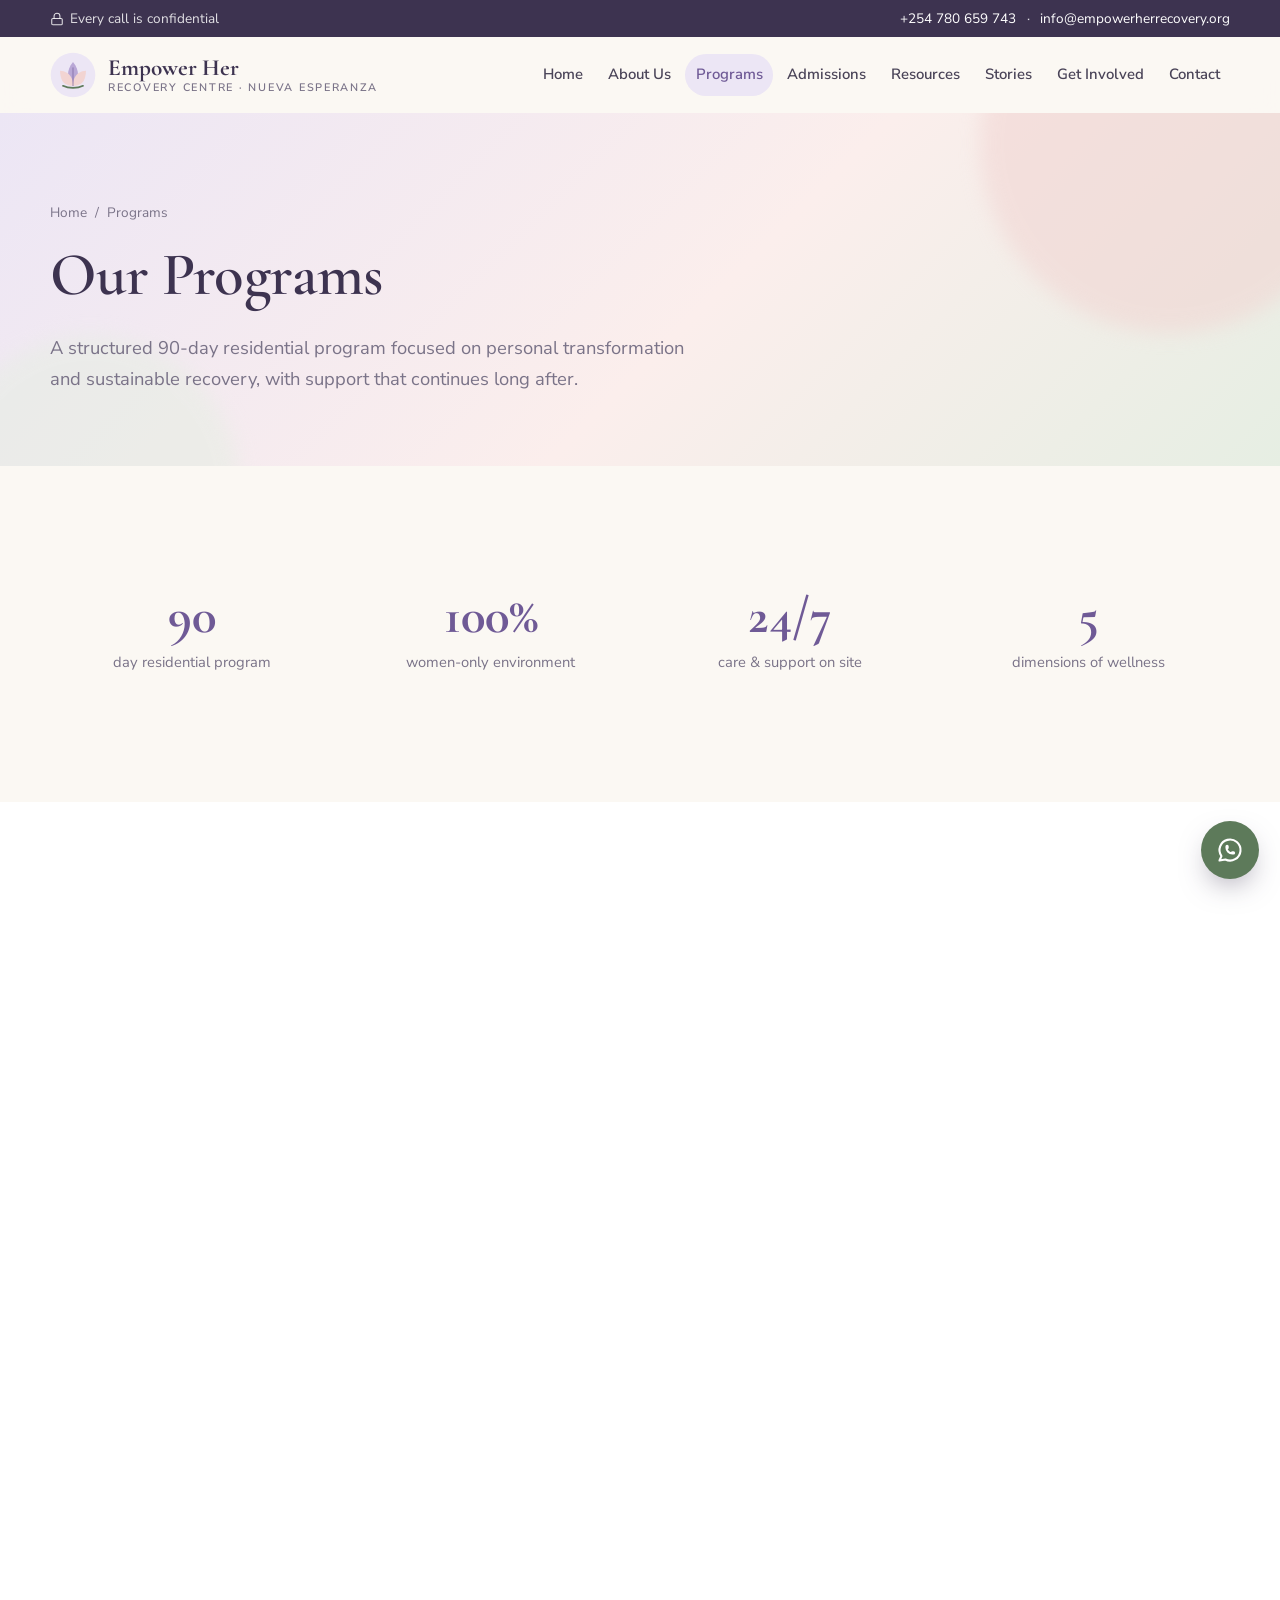
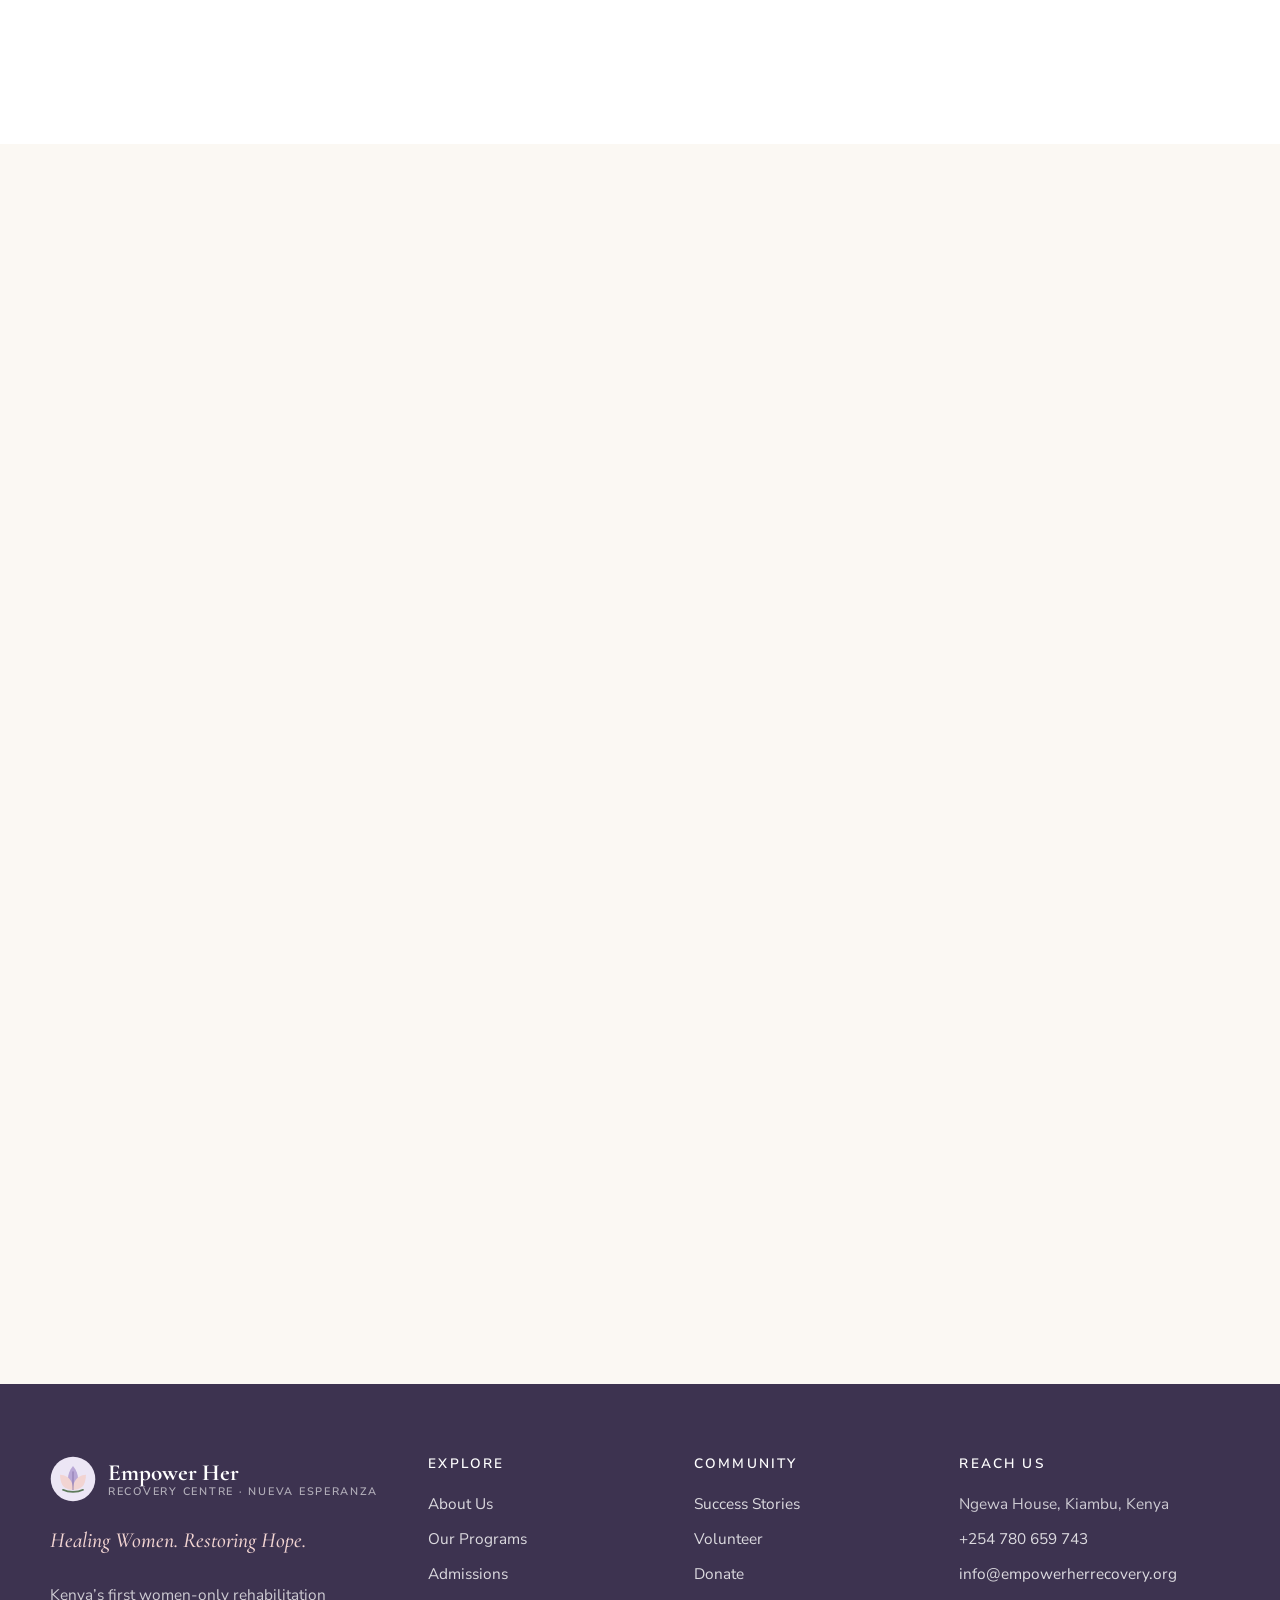
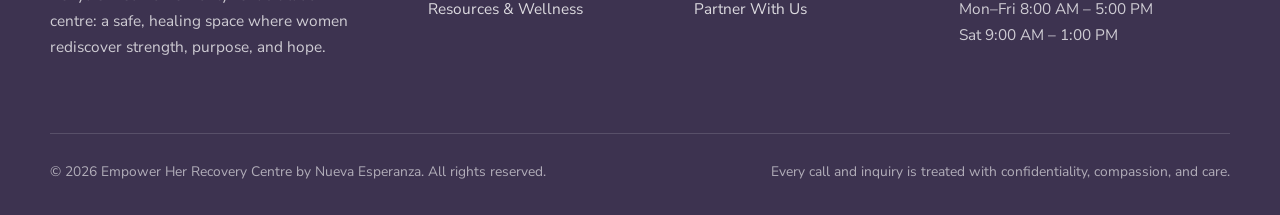
<file: programs.html>
<!doctype html>
<html lang="en" class="no-js">
<head>
<meta charset="utf-8">
<meta name="viewport" content="width=device-width, initial-scale=1">
<title>Our Programs | Empower Her Recovery Centre</title>
<meta name="description" content="Empower Her's 90-day residential treatment program for women, aftercare and relapse prevention, family therapy, outreach and specialised services.">
<meta name="theme-color" content="#3d3350">
<meta property="og:title" content="Our Programs | Empower Her Recovery Centre">
<meta property="og:description" content="Empower Her's 90-day residential treatment program for women, aftercare and relapse prevention, family therapy, outreach and specialised services.">
<meta property="og:type" content="website">
<meta property="og:url" content="https://www.empowerherrecovery.org/programs.html">
<meta property="og:image" content="https://www.empowerherrecovery.org/assets/img/hero.jpg">
<link rel="icon" href="assets/img/favicon.svg" type="image/svg+xml">
<meta http-equiv="Content-Security-Policy" content="default-src 'self'; script-src 'self'; style-src 'self'; font-src 'self'; img-src 'self' data:; frame-src https://maps.google.com https://www.google.com; connect-src 'none'; object-src 'none'; base-uri 'self'; form-action 'self' mailto:; upgrade-insecure-requests">
<meta name="referrer" content="strict-origin-when-cross-origin">
<link rel="stylesheet" href="assets/css/fonts.css">
<link rel="stylesheet" href="assets/css/styles.css">
</head>
<body>
<a class="skip-link" href="#main">Skip to content</a>
<header class="site-header">
  <div class="topbar">
    <div class="container">
      <span><svg viewBox="0 0 24 24" fill="none" stroke="currentColor" stroke-width="1.8" stroke-linecap="round" stroke-linejoin="round" aria-hidden="true"><rect x="3" y="11" width="18" height="11" rx="2"/><path d="M7 11V7a5 5 0 0 1 10 0v4"/></svg> Every call is confidential</span>
      <span><a href="tel:+254780659743">+254 780 659 743</a><span class="hide-sm">&nbsp;·&nbsp;<a href="mailto:info@empowerherrecovery.org">info@empowerherrecovery.org</a></span></span>
    </div>
  </div>
  <div class="container nav">
    <a class="brand" href="index.html" aria-label="Empower Her Recovery Centre home">
      <svg class="brand-mark" viewBox="0 0 64 64" aria-hidden="true">
  <circle cx="32" cy="32" r="31" fill="#ece6f5"/>
  <path d="M32 14c5 6 7 12 7 18s-3 12-7 15c-4-3-7-9-7-15s2-12 7-18z" fill="#b9a7d6"/>
  <path d="M14 26c7 0 13 4 16 10 2 4 2 8 2 11-6 0-12-2-15-7-2-4-3-9-3-14z" fill="#f2d4d2"/>
  <path d="M50 26c-7 0-13 4-16 10-2 4-2 8-2 11 6 0 12-2 15-7 2-4 3-9 3-14z" fill="#f2d4d2"/>
  <path d="M18 47c4 2 9 3 14 3s10-1 14-3" stroke="#5d7a5a" stroke-width="2.4" fill="none" stroke-linecap="round"/>
  <path d="M32 22v25" stroke="#6f5a96" stroke-width="1.6" stroke-linecap="round" opacity=".55"/>
</svg>
      <span class="brand-text"><span class="brand-name">Empower Her</span><span class="brand-sub">Recovery Centre · Nueva Esperanza</span></span>
    </a>
    <button class="nav-toggle" aria-label="Open menu" aria-expanded="false" aria-controls="site-menu"><svg viewBox="0 0 24 24" fill="none" stroke="currentColor" stroke-width="1.8" stroke-linecap="round" stroke-linejoin="round" aria-hidden="true"><path d="M3 6h18M3 12h18M3 18h18"/></svg></button>
    <div class="nav-backdrop"></div>
    <nav class="nav-menu" id="site-menu" aria-label="Main">
      <button class="nav-toggle nav-close" aria-label="Close menu"><svg viewBox="0 0 24 24" fill="none" stroke="currentColor" stroke-width="1.8" stroke-linecap="round" stroke-linejoin="round" aria-hidden="true"><path d="M18 6 6 18M6 6l12 12"/></svg></button>
      <ul class="nav-links">
          <li><a href="index.html">Home</a></li>
          <li><a href="about.html">About Us</a></li>
          <li><a href="programs.html" aria-current="page">Programs</a></li>
          <li><a href="admissions.html">Admissions</a></li>
          <li><a href="resources.html">Resources</a></li>
          <li><a href="stories.html">Stories</a></li>
          <li><a href="get-involved.html">Get Involved</a></li>
          <li><a href="contact.html">Contact</a></li>
      </ul>
      <a class="btn btn-primary nav-cta" href="admissions.html">Start Your Journey</a>
    </nav>
  </div>
</header>
<main id="main">
<section class="page-hero">
  <div class="container">
    <div class="breadcrumb"><a href="index.html">Home</a> &nbsp;/&nbsp; Programs</div>
    <h1>Our Programs</h1>
    <p>A structured 90-day residential program focused on personal transformation and sustainable recovery, with support that continues long after.</p>
  </div>
</section>

<section class="section">
  <div class="container">
    <div class="stats reveal">
      <div><strong>90</strong><span>day residential program</span></div>
      <div><strong>100%</strong><span>women-only environment</span></div>
      <div><strong>24/7</strong><span>care &amp; support on site</span></div>
      <div><strong>5</strong><span>dimensions of wellness</span></div>
    </div>
  </div>
</section>

<section class="section section-top-tight bg-white">
  <div class="container">
    <article class="program reveal" id="residential">
      <div class="program-img"><img src="assets/img/yoga-sunset.jpg" alt="A woman doing yoga at sunset" loading="lazy"></div>
      <div class="program-body">
        <span class="tag">90 Days</span>
        <h2>Residential Treatment</h2>
        <p>Our structured residential program gives women the time, safety and care they need to heal. Our daily schedule includes:</p>
        <ul class="check-list">
          <li>Individual and group therapy sessions</li>
          <li>Recovery and life skills coaching</li>
          <li>Medical and psychiatric support</li>
          <li>Fitness, art, and mindfulness therapy</li>
          <li>Spiritual care and journaling sessions</li>
        </ul>
      </div>
    </article>

    <article class="program reverse reveal" id="aftercare">
      <div class="program-img"><img src="assets/img/forest.jpg" alt="A sunlit forest path" loading="lazy"></div>
      <div class="program-body">
        <span class="tag sage">Ongoing support</span>
        <h2>Aftercare &amp; Relapse Prevention</h2>
        <p>Recovery continues beyond treatment. Our aftercare program provides continued counselling, support groups, and mentorship for sustained sobriety and reintegration.</p>
        <ul class="check-list">
          <li>Continued one-to-one counselling</li>
          <li>Peer support groups</li>
          <li>Mentorship and reintegration support</li>
        </ul>
      </div>
    </article>

    <article class="program reveal" id="family">
      <div class="program-img"><img src="assets/img/holding-hands.jpg" alt="Two people holding hands in support" loading="lazy"></div>
      <div class="program-body">
        <span class="tag blush">Healing together</span>
        <h2>Family Therapy &amp; Education</h2>
        <p>We engage families in the recovery process through education, counselling, and family sessions &mdash; helping rebuild relationships and healthy boundaries.</p>
      </div>
    </article>

    <article class="program reverse reveal" id="outreach">
      <div class="program-img"><img src="assets/img/sunrise.jpg" alt="Sunrise over a misty landscape" loading="lazy"></div>
      <div class="program-body">
        <span class="tag">In the community</span>
        <h2>Outreach &amp; Community Programs</h2>
        <p>We extend our services through community talks, awareness campaigns, and outreach to women affected by addiction and mental health issues.</p>
        <a class="btn btn-outline" href="get-involved.html">Invite us for a talk <svg viewBox="0 0 24 24" fill="none" stroke="currentColor" stroke-width="1.8" stroke-linecap="round" stroke-linejoin="round" aria-hidden="true"><path d="M5 12h14M12 5l7 7-7 7"/></svg></a>
      </div>
    </article>
  </div>
</section>

<section class="section">
  <div class="container">
    <div class="section-head center reveal">
      <span class="eyebrow">Specialised services</span>
      <h2>Care designed around women&rsquo;s needs</h2>
    </div>
    <div class="grid grid-4">
      <article class="card reveal"><div class="card-icon"><svg viewBox="0 0 24 24" fill="none" stroke="currentColor" stroke-width="1.8" stroke-linecap="round" stroke-linejoin="round" aria-hidden="true"><path d="M12 22s8-4 8-10V5l-8-3-8 3v7c0 6 8 10 8 10z"/></svg></div><h3>Trauma-Informed Care</h3><p>Every interaction grounded in safety, trust, choice and respect for each woman&rsquo;s story.</p></article>
      <article class="card reveal"><div class="card-icon blush"><svg viewBox="0 0 24 24" fill="none" stroke="currentColor" stroke-width="1.8" stroke-linecap="round" stroke-linejoin="round" aria-hidden="true"><path d="M9.5 2A2.5 2.5 0 0 1 12 4.5v15a2.5 2.5 0 0 1-4.96.44 2.5 2.5 0 0 1-2.96-3.08 3 3 0 0 1-.34-5.58 2.5 2.5 0 0 1 1.32-4.24 2.5 2.5 0 0 1 1.98-3A2.5 2.5 0 0 1 9.5 2z"/><path d="M14.5 2A2.5 2.5 0 0 0 12 4.5v15a2.5 2.5 0 0 0 4.96.44 2.5 2.5 0 0 0 2.96-3.08 3 3 0 0 0 .34-5.58 2.5 2.5 0 0 0-1.32-4.24 2.5 2.5 0 0 0-1.98-3A2.5 2.5 0 0 0 14.5 2z"/></svg></div><h3>Dual Diagnosis</h3><p>Integrated treatment for substance use alongside co-occurring mental health conditions.</p></article>
      <article class="card reveal"><div class="card-icon sage"><svg viewBox="0 0 24 24" fill="none" stroke="currentColor" stroke-width="1.8" stroke-linecap="round" stroke-linejoin="round" aria-hidden="true"><path d="M12 3l1.9 5.8L20 10.7l-5.1 3.3L16.2 20 12 16.6 7.8 20l1.3-6L4 10.7l6.1-1.9z"/></svg></div><h3>Empowerment &amp; Self-Care</h3><p>Women&rsquo;s empowerment and self-care programs that rebuild confidence and identity.</p></article>
      <article class="card reveal"><div class="card-icon"><svg viewBox="0 0 24 24" fill="none" stroke="currentColor" stroke-width="1.8" stroke-linecap="round" stroke-linejoin="round" aria-hidden="true"><path d="M11 20A7 7 0 0 1 9.8 6.1C15.5 5 17 4.5 19 2c1 2 2 4.2 2 8 0 5.5-4.8 10-10 10z"/><path d="M2 21c0-3 1.9-5.4 5.1-6C9.5 14.5 12 13 13 12"/></svg></div><h3>Nutrition &amp; Fitness</h3><p>Nourishing meals and movement that support physical healing in recovery.</p></article>
    </div>
  </div>
</section>

<section class="section-tight">
  <div class="container">
    <div class="cta-band reveal">
      <div class="divider-leaf" aria-hidden="true"><svg viewBox="0 0 64 64"><path d="M32 12c5 6 7 12 7 18s-3 12-7 15c-4-3-7-9-7-15s2-12 7-18z" fill="currentColor" opacity=".55"/><path d="M12 26c7 0 13 4 16 10 2 4 2 8 2 11-6 0-12-2-15-7-2-4-3-9-3-14zM52 26c-7 0-13 4-16 10-2 4-2 8-2 11 6 0 12-2 15-7 2-4 3-9 3-14z" fill="currentColor" opacity=".3"/></svg></div>
      <h2>Ready to take the first step?</h2>
      <p>Seeking help takes courage. Our admissions team will walk with you every step of the way, in complete confidence.</p>
      <div class="btn-row">
        <a class="btn btn-primary" href="admissions.html">Start Your Recovery Journey <svg viewBox="0 0 24 24" fill="none" stroke="currentColor" stroke-width="1.8" stroke-linecap="round" stroke-linejoin="round" aria-hidden="true"><path d="M5 12h14M12 5l7 7-7 7"/></svg></a>
        <a class="btn btn-soft" href="tel:+254780659743"><svg viewBox="0 0 24 24" fill="none" stroke="currentColor" stroke-width="1.8" stroke-linecap="round" stroke-linejoin="round" aria-hidden="true"><path d="M22 16.9v3a2 2 0 0 1-2.2 2 19.8 19.8 0 0 1-8.6-3.1 19.5 19.5 0 0 1-6-6A19.8 19.8 0 0 1 2.1 4.2 2 2 0 0 1 4.1 2h3a2 2 0 0 1 2 1.7c.1.9.4 1.8.7 2.7a2 2 0 0 1-.5 2.1L8 9.8a16 16 0 0 0 6 6l1.3-1.3a2 2 0 0 1 2.1-.4c.9.3 1.8.6 2.7.7a2 2 0 0 1 1.7 2z"/></svg> Call +254 780 659 743</a>
      </div>
    </div>
  </div>
</section>

</main>
<footer class="site-footer">
  <div class="container">
    <div class="footer-grid">
      <div class="footer-brand">
        <a class="brand" href="index.html"><svg class="brand-mark" viewBox="0 0 64 64" aria-hidden="true">
  <circle cx="32" cy="32" r="31" fill="#ece6f5"/>
  <path d="M32 14c5 6 7 12 7 18s-3 12-7 15c-4-3-7-9-7-15s2-12 7-18z" fill="#b9a7d6"/>
  <path d="M14 26c7 0 13 4 16 10 2 4 2 8 2 11-6 0-12-2-15-7-2-4-3-9-3-14z" fill="#f2d4d2"/>
  <path d="M50 26c-7 0-13 4-16 10-2 4-2 8-2 11 6 0 12-2 15-7 2-4 3-9 3-14z" fill="#f2d4d2"/>
  <path d="M18 47c4 2 9 3 14 3s10-1 14-3" stroke="#5d7a5a" stroke-width="2.4" fill="none" stroke-linecap="round"/>
  <path d="M32 22v25" stroke="#6f5a96" stroke-width="1.6" stroke-linecap="round" opacity=".55"/>
</svg><span class="brand-text"><span class="brand-name">Empower Her</span><span class="brand-sub">Recovery Centre · Nueva Esperanza</span></span></a>
        <p class="footer-tagline">Healing Women. Restoring Hope.</p>
        <p>Kenya&rsquo;s first women-only rehabilitation centre: a safe, healing space where women rediscover strength, purpose, and hope.</p>
      </div>
      <div>
        <h4>Explore</h4>
        <ul class="footer-links">
          <li><a href="about.html">About Us</a></li>
          <li><a href="programs.html">Our Programs</a></li>
          <li><a href="admissions.html">Admissions</a></li>
          <li><a href="resources.html">Resources &amp; Wellness</a></li>
        </ul>
      </div>
      <div>
        <h4>Community</h4>
        <ul class="footer-links">
          <li><a href="stories.html">Success Stories</a></li>
          <li><a href="get-involved.html">Volunteer</a></li>
          <li><a href="get-involved.html#donate">Donate</a></li>
          <li><a href="get-involved.html#partner">Partner With Us</a></li>
        </ul>
      </div>
      <div>
        <h4>Reach Us</h4>
        <ul class="footer-links">
          <li>Ngewa House, Kiambu, Kenya</li>
          <li><a href="tel:+254780659743">+254 780 659 743</a></li>
          <li><a href="mailto:info@empowerherrecovery.org">info@empowerherrecovery.org</a></li>
          <li>Mon&ndash;Fri 8:00 AM &ndash; 5:00 PM<br>Sat 9:00 AM &ndash; 1:00 PM</li>
        </ul>
      </div>
    </div>
    <div class="footer-bottom">
      <span>&copy; <span id="year">2026</span> Empower Her Recovery Centre by Nueva Esperanza. All rights reserved.</span>
      <span>Every call and inquiry is treated with confidentiality, compassion, and care.</span>
    </div>
  </div>
</footer>
<a class="wa-float" href="https://wa.me/254780659743" target="_blank" rel="noopener noreferrer" aria-label="Chat with us on WhatsApp"><svg viewBox="0 0 24 24" fill="none" stroke="currentColor" stroke-width="1.8" stroke-linecap="round" stroke-linejoin="round" aria-hidden="true"><path d="M3 21l1.65-3.8a9 9 0 1 1 3.4 2.9L3 21"/><path d="M9 10a.5.5 0 0 0 1 0V9a.5.5 0 0 0-1 0v1a5 5 0 0 0 5 5h1a.5.5 0 0 0 0-1h-1a.5.5 0 0 0 0 1"/></svg></a>
<script src="assets/js/main.js"></script>
</body>
</html>
</file>
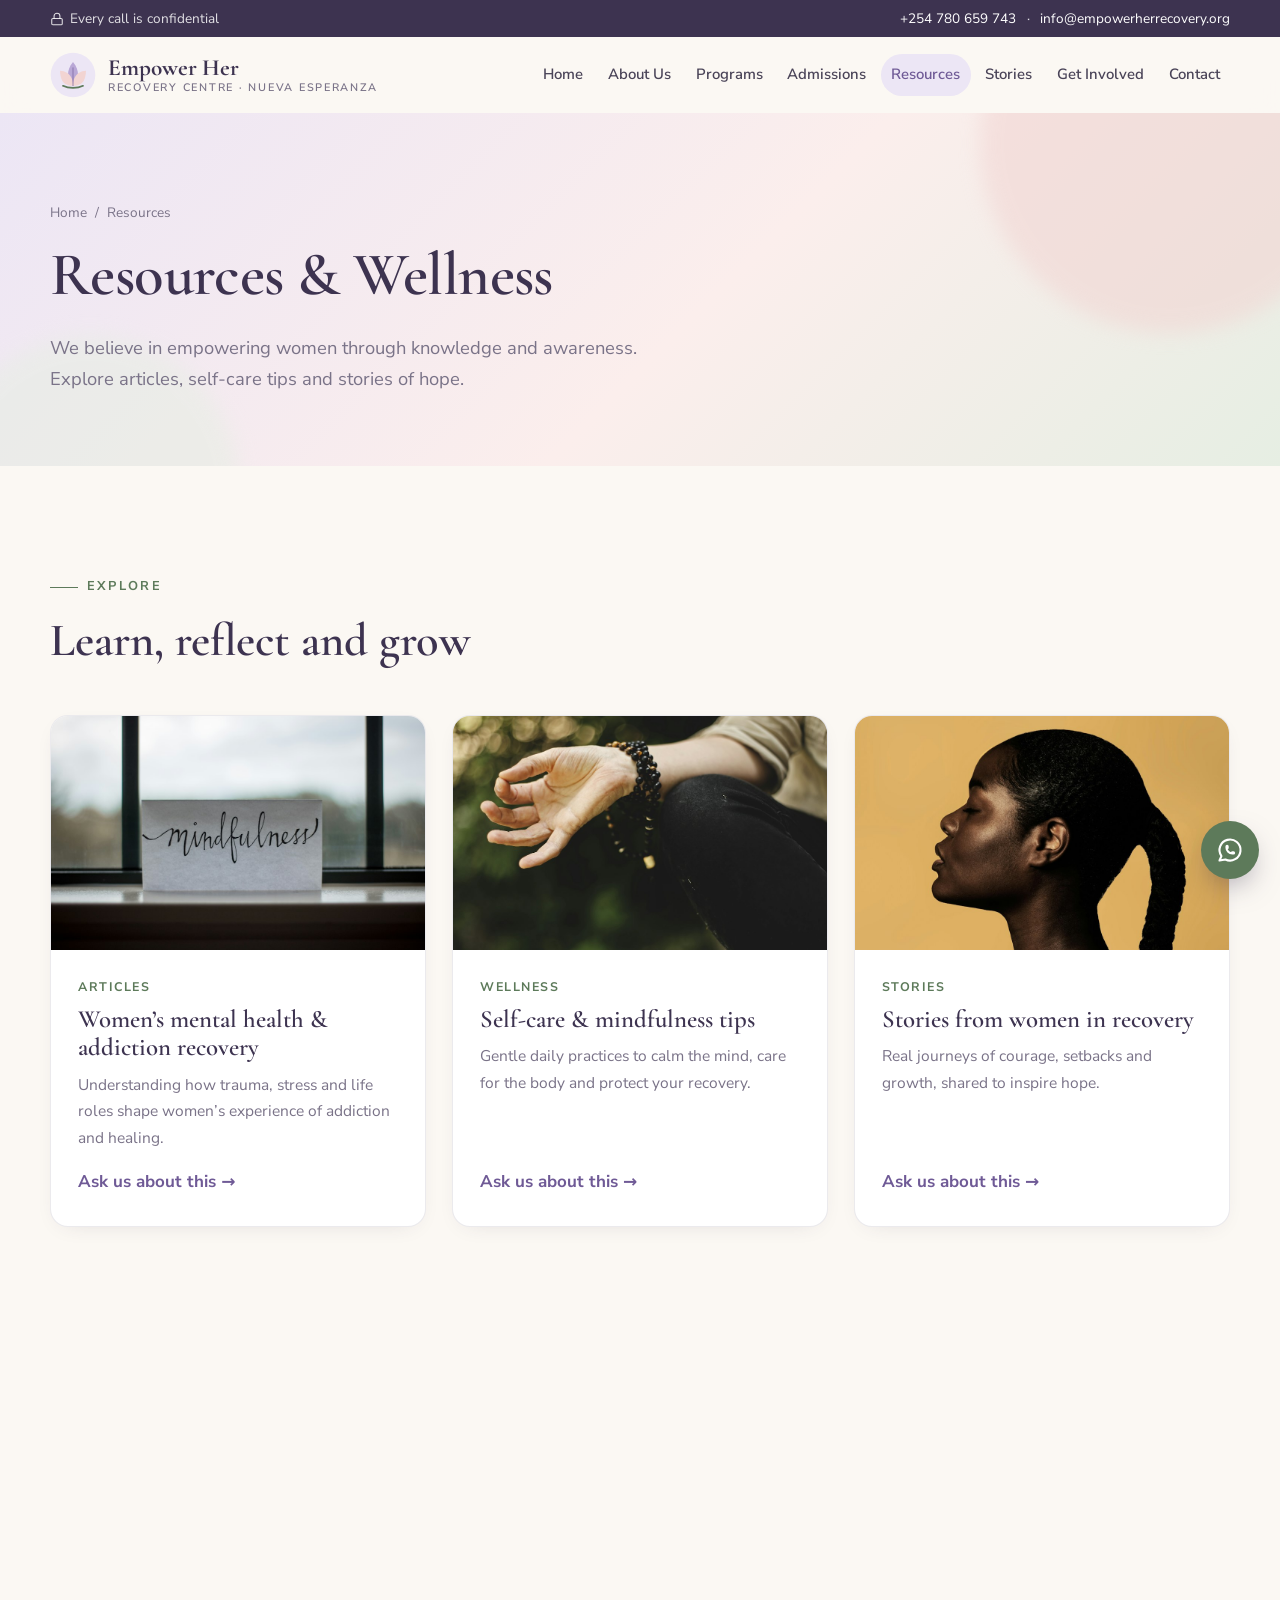
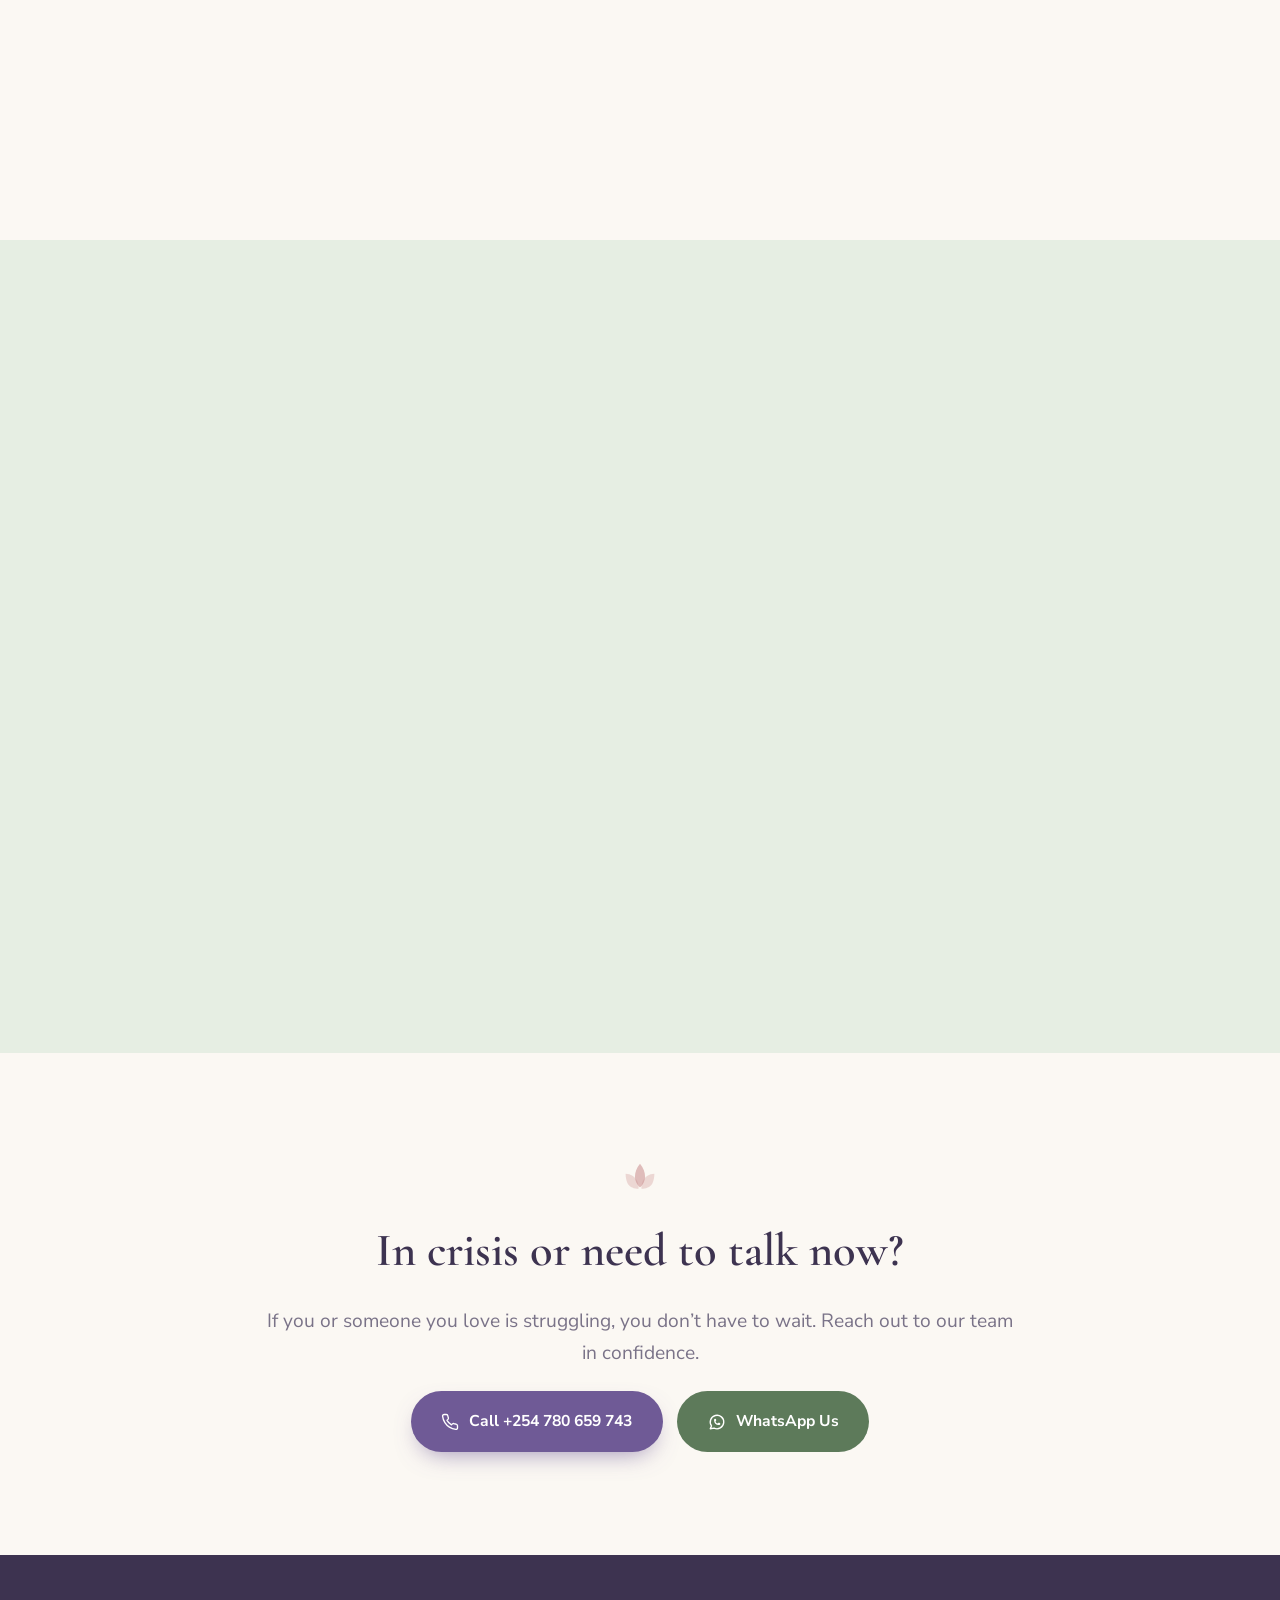
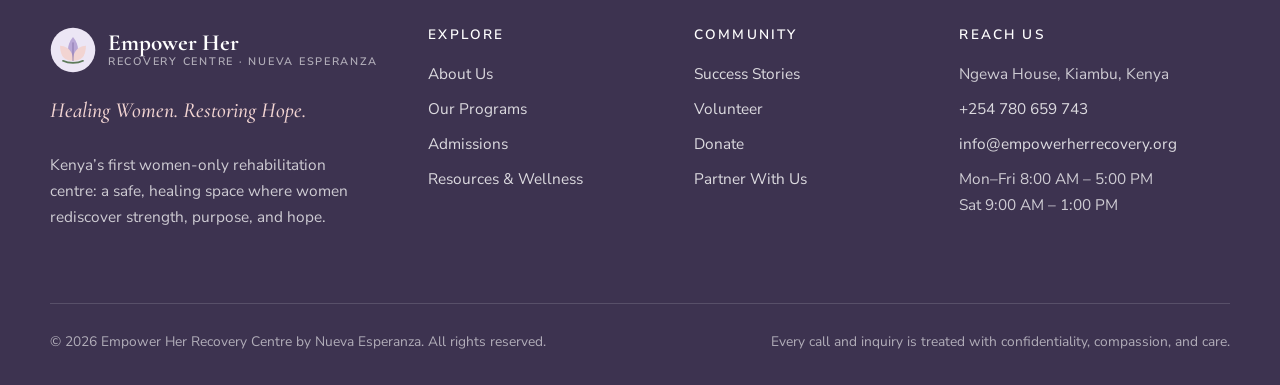
<file: resources.html>
<!doctype html>
<html lang="en" class="no-js">
<head>
<meta charset="utf-8">
<meta name="viewport" content="width=device-width, initial-scale=1">
<title>Resources & Wellness | Empower Her Recovery Centre</title>
<meta name="description" content="Articles on women's mental health and addiction recovery, self-care and mindfulness tips, stories from women in recovery and wellness resources.">
<meta name="theme-color" content="#3d3350">
<meta property="og:title" content="Resources & Wellness | Empower Her Recovery Centre">
<meta property="og:description" content="Articles on women's mental health and addiction recovery, self-care and mindfulness tips, stories from women in recovery and wellness resources.">
<meta property="og:type" content="website">
<meta property="og:url" content="https://www.empowerherrecovery.org/resources.html">
<meta property="og:image" content="https://www.empowerherrecovery.org/assets/img/hero.jpg">
<link rel="icon" href="assets/img/favicon.svg" type="image/svg+xml">
<meta http-equiv="Content-Security-Policy" content="default-src 'self'; script-src 'self'; style-src 'self'; font-src 'self'; img-src 'self' data:; frame-src https://maps.google.com https://www.google.com; connect-src 'none'; object-src 'none'; base-uri 'self'; form-action 'self' mailto:; upgrade-insecure-requests">
<meta name="referrer" content="strict-origin-when-cross-origin">
<link rel="stylesheet" href="assets/css/fonts.css">
<link rel="stylesheet" href="assets/css/styles.css">
</head>
<body>
<a class="skip-link" href="#main">Skip to content</a>
<header class="site-header">
  <div class="topbar">
    <div class="container">
      <span><svg viewBox="0 0 24 24" fill="none" stroke="currentColor" stroke-width="1.8" stroke-linecap="round" stroke-linejoin="round" aria-hidden="true"><rect x="3" y="11" width="18" height="11" rx="2"/><path d="M7 11V7a5 5 0 0 1 10 0v4"/></svg> Every call is confidential</span>
      <span><a href="tel:+254780659743">+254 780 659 743</a><span class="hide-sm">&nbsp;·&nbsp;<a href="mailto:info@empowerherrecovery.org">info@empowerherrecovery.org</a></span></span>
    </div>
  </div>
  <div class="container nav">
    <a class="brand" href="index.html" aria-label="Empower Her Recovery Centre home">
      <svg class="brand-mark" viewBox="0 0 64 64" aria-hidden="true">
  <circle cx="32" cy="32" r="31" fill="#ece6f5"/>
  <path d="M32 14c5 6 7 12 7 18s-3 12-7 15c-4-3-7-9-7-15s2-12 7-18z" fill="#b9a7d6"/>
  <path d="M14 26c7 0 13 4 16 10 2 4 2 8 2 11-6 0-12-2-15-7-2-4-3-9-3-14z" fill="#f2d4d2"/>
  <path d="M50 26c-7 0-13 4-16 10-2 4-2 8-2 11 6 0 12-2 15-7 2-4 3-9 3-14z" fill="#f2d4d2"/>
  <path d="M18 47c4 2 9 3 14 3s10-1 14-3" stroke="#5d7a5a" stroke-width="2.4" fill="none" stroke-linecap="round"/>
  <path d="M32 22v25" stroke="#6f5a96" stroke-width="1.6" stroke-linecap="round" opacity=".55"/>
</svg>
      <span class="brand-text"><span class="brand-name">Empower Her</span><span class="brand-sub">Recovery Centre · Nueva Esperanza</span></span>
    </a>
    <button class="nav-toggle" aria-label="Open menu" aria-expanded="false" aria-controls="site-menu"><svg viewBox="0 0 24 24" fill="none" stroke="currentColor" stroke-width="1.8" stroke-linecap="round" stroke-linejoin="round" aria-hidden="true"><path d="M3 6h18M3 12h18M3 18h18"/></svg></button>
    <div class="nav-backdrop"></div>
    <nav class="nav-menu" id="site-menu" aria-label="Main">
      <button class="nav-toggle nav-close" aria-label="Close menu"><svg viewBox="0 0 24 24" fill="none" stroke="currentColor" stroke-width="1.8" stroke-linecap="round" stroke-linejoin="round" aria-hidden="true"><path d="M18 6 6 18M6 6l12 12"/></svg></button>
      <ul class="nav-links">
          <li><a href="index.html">Home</a></li>
          <li><a href="about.html">About Us</a></li>
          <li><a href="programs.html">Programs</a></li>
          <li><a href="admissions.html">Admissions</a></li>
          <li><a href="resources.html" aria-current="page">Resources</a></li>
          <li><a href="stories.html">Stories</a></li>
          <li><a href="get-involved.html">Get Involved</a></li>
          <li><a href="contact.html">Contact</a></li>
      </ul>
      <a class="btn btn-primary nav-cta" href="admissions.html">Start Your Journey</a>
    </nav>
  </div>
</header>
<main id="main">
<section class="page-hero">
  <div class="container">
    <div class="breadcrumb"><a href="index.html">Home</a> &nbsp;/&nbsp; Resources</div>
    <h1>Resources &amp; Wellness</h1>
    <p>We believe in empowering women through knowledge and awareness. Explore articles, self-care tips and stories of hope.</p>
  </div>
</section>

<section class="section">
  <div class="container">
    <div class="section-head reveal">
      <span class="eyebrow">Explore</span>
      <h2>Learn, reflect and grow</h2>
    </div>
    <div class="grid grid-3">
      <article class="card resource-card reveal">
        <img src="assets/img/mindfulness.jpg" alt="A card reading mindfulness" loading="lazy">
        <div class="body">
          <span class="meta">Articles</span>
          <h3>Women&rsquo;s mental health &amp; addiction recovery</h3>
          <p>Understanding how trauma, stress and life roles shape women&rsquo;s experience of addiction and healing.</p>
          <a class="more" href="contact.html">Ask us about this &rarr;</a>
        </div>
      </article>
      <article class="card resource-card reveal">
        <img src="assets/img/hands-calm.jpg" alt="Hands resting in a meditation pose" loading="lazy">
        <div class="body">
          <span class="meta">Wellness</span>
          <h3>Self-care &amp; mindfulness tips</h3>
          <p>Gentle daily practices to calm the mind, care for the body and protect your recovery.</p>
          <a class="more" href="contact.html">Ask us about this &rarr;</a>
        </div>
      </article>
      <article class="card resource-card reveal">
        <img src="assets/img/woman-profile.jpg" alt="Portrait of a woman in profile" loading="lazy">
        <div class="body">
          <span class="meta">Stories</span>
          <h3>Stories from women in recovery</h3>
          <p>Real journeys of courage, setbacks and growth, shared to inspire hope.</p>
          <a class="more" href="contact.html">Ask us about this &rarr;</a>
        </div>
      </article>
      <article class="card resource-card reveal">
        <img src="assets/img/flowers.jpg" alt="Bright flowers in a field" loading="lazy">
        <div class="body">
          <span class="meta">Awareness</span>
          <h3>National Recovery Month highlights</h3>
          <p>Celebrating recovery every September with talks, events and community.</p>
          <a class="more" href="contact.html">Ask us about this &rarr;</a>
        </div>
      </article>
      <article class="card resource-card reveal">
        <img src="assets/img/yoga-beach.jpg" alt="Women practising yoga on a beach" loading="lazy">
        <div class="body">
          <span class="meta">Downloads</span>
          <h3>Downloadable wellness resources</h3>
          <p>Worksheets, journaling prompts and guides for women and families.</p>
          <span class="badge-soon">Coming soon</span>
        </div>
      </article>
      <article class="card resource-card reveal">
        <img src="assets/img/woman-confident.jpg" alt="A confident, smiling woman" loading="lazy">
        <div class="body">
          <span class="meta">Families</span>
          <h3>Supporting a loved one</h3>
          <p>How families can offer support while caring for themselves and setting healthy boundaries.</p>
          <a class="more" href="contact.html">Ask us about this &rarr;</a>
        </div>
      </article>
    </div>
  </div>
</section>

<section class="section bg-sage">
  <div class="container">
    <div class="section-head center reveal">
      <span class="eyebrow">Self-care &amp; mindfulness</span>
      <h2>Small daily practices for a steady recovery</h2>
    </div>
    <div class="tips">
<div class="tip reveal"><span class="num">01</span><div><h4>Breathe before you react</h4><p>Pause for four slow breaths when cravings or strong emotions arise. Let the wave rise and pass.</p></div></div>
<div class="tip reveal"><span class="num">02</span><div><h4>Keep a gratitude journal</h4><p>Write three things you are grateful for each evening. Small moments add up to healing.</p></div></div>
<div class="tip reveal"><span class="num">03</span><div><h4>Move your body gently</h4><p>A walk in nature, stretching or dancing releases tension and lifts your mood.</p></div></div>
<div class="tip reveal"><span class="num">04</span><div><h4>Nourish yourself</h4><p>Regular, balanced meals and water steady your energy and support your recovery.</p></div></div>
<div class="tip reveal"><span class="num">05</span><div><h4>Reach out, don&rsquo;t isolate</h4><p>Call a sister in recovery, a mentor or your counsellor. Connection is protection.</p></div></div>
<div class="tip reveal"><span class="num">06</span><div><h4>Rest is part of the work</h4><p>Protect your sleep with a calm evening routine and time away from screens.</p></div></div>
    </div>
  </div>
</section>

<section class="section">
  <div class="container narrow text-center">
    <div class="divider-leaf" aria-hidden="true"><svg viewBox="0 0 64 64"><path d="M32 12c5 6 7 12 7 18s-3 12-7 15c-4-3-7-9-7-15s2-12 7-18z" fill="currentColor" opacity=".55"/><path d="M12 26c7 0 13 4 16 10 2 4 2 8 2 11-6 0-12-2-15-7-2-4-3-9-3-14zM52 26c-7 0-13 4-16 10-2 4-2 8-2 11 6 0 12-2 15-7 2-4 3-9 3-14z" fill="currentColor" opacity=".3"/></svg></div>
    <h2>In crisis or need to talk now?</h2>
    <p class="lead">If you or someone you love is struggling, you don&rsquo;t have to wait. Reach out to our team in confidence.</p>
    <div class="btn-row btn-row-center">
      <a class="btn btn-primary" href="tel:+254780659743"><svg viewBox="0 0 24 24" fill="none" stroke="currentColor" stroke-width="1.8" stroke-linecap="round" stroke-linejoin="round" aria-hidden="true"><path d="M22 16.9v3a2 2 0 0 1-2.2 2 19.8 19.8 0 0 1-8.6-3.1 19.5 19.5 0 0 1-6-6A19.8 19.8 0 0 1 2.1 4.2 2 2 0 0 1 4.1 2h3a2 2 0 0 1 2 1.7c.1.9.4 1.8.7 2.7a2 2 0 0 1-.5 2.1L8 9.8a16 16 0 0 0 6 6l1.3-1.3a2 2 0 0 1 2.1-.4c.9.3 1.8.6 2.7.7a2 2 0 0 1 1.7 2z"/></svg> Call +254 780 659 743</a>
      <a class="btn btn-sage" href="https://wa.me/254780659743" target="_blank" rel="noopener noreferrer"><svg viewBox="0 0 24 24" fill="none" stroke="currentColor" stroke-width="1.8" stroke-linecap="round" stroke-linejoin="round" aria-hidden="true"><path d="M3 21l1.65-3.8a9 9 0 1 1 3.4 2.9L3 21"/><path d="M9 10a.5.5 0 0 0 1 0V9a.5.5 0 0 0-1 0v1a5 5 0 0 0 5 5h1a.5.5 0 0 0 0-1h-1a.5.5 0 0 0 0 1"/></svg> WhatsApp Us</a>
    </div>
  </div>
</section>

</main>
<footer class="site-footer">
  <div class="container">
    <div class="footer-grid">
      <div class="footer-brand">
        <a class="brand" href="index.html"><svg class="brand-mark" viewBox="0 0 64 64" aria-hidden="true">
  <circle cx="32" cy="32" r="31" fill="#ece6f5"/>
  <path d="M32 14c5 6 7 12 7 18s-3 12-7 15c-4-3-7-9-7-15s2-12 7-18z" fill="#b9a7d6"/>
  <path d="M14 26c7 0 13 4 16 10 2 4 2 8 2 11-6 0-12-2-15-7-2-4-3-9-3-14z" fill="#f2d4d2"/>
  <path d="M50 26c-7 0-13 4-16 10-2 4-2 8-2 11 6 0 12-2 15-7 2-4 3-9 3-14z" fill="#f2d4d2"/>
  <path d="M18 47c4 2 9 3 14 3s10-1 14-3" stroke="#5d7a5a" stroke-width="2.4" fill="none" stroke-linecap="round"/>
  <path d="M32 22v25" stroke="#6f5a96" stroke-width="1.6" stroke-linecap="round" opacity=".55"/>
</svg><span class="brand-text"><span class="brand-name">Empower Her</span><span class="brand-sub">Recovery Centre · Nueva Esperanza</span></span></a>
        <p class="footer-tagline">Healing Women. Restoring Hope.</p>
        <p>Kenya&rsquo;s first women-only rehabilitation centre: a safe, healing space where women rediscover strength, purpose, and hope.</p>
      </div>
      <div>
        <h4>Explore</h4>
        <ul class="footer-links">
          <li><a href="about.html">About Us</a></li>
          <li><a href="programs.html">Our Programs</a></li>
          <li><a href="admissions.html">Admissions</a></li>
          <li><a href="resources.html">Resources &amp; Wellness</a></li>
        </ul>
      </div>
      <div>
        <h4>Community</h4>
        <ul class="footer-links">
          <li><a href="stories.html">Success Stories</a></li>
          <li><a href="get-involved.html">Volunteer</a></li>
          <li><a href="get-involved.html#donate">Donate</a></li>
          <li><a href="get-involved.html#partner">Partner With Us</a></li>
        </ul>
      </div>
      <div>
        <h4>Reach Us</h4>
        <ul class="footer-links">
          <li>Ngewa House, Kiambu, Kenya</li>
          <li><a href="tel:+254780659743">+254 780 659 743</a></li>
          <li><a href="mailto:info@empowerherrecovery.org">info@empowerherrecovery.org</a></li>
          <li>Mon&ndash;Fri 8:00 AM &ndash; 5:00 PM<br>Sat 9:00 AM &ndash; 1:00 PM</li>
        </ul>
      </div>
    </div>
    <div class="footer-bottom">
      <span>&copy; <span id="year">2026</span> Empower Her Recovery Centre by Nueva Esperanza. All rights reserved.</span>
      <span>Every call and inquiry is treated with confidentiality, compassion, and care.</span>
    </div>
  </div>
</footer>
<a class="wa-float" href="https://wa.me/254780659743" target="_blank" rel="noopener noreferrer" aria-label="Chat with us on WhatsApp"><svg viewBox="0 0 24 24" fill="none" stroke="currentColor" stroke-width="1.8" stroke-linecap="round" stroke-linejoin="round" aria-hidden="true"><path d="M3 21l1.65-3.8a9 9 0 1 1 3.4 2.9L3 21"/><path d="M9 10a.5.5 0 0 0 1 0V9a.5.5 0 0 0-1 0v1a5 5 0 0 0 5 5h1a.5.5 0 0 0 0-1h-1a.5.5 0 0 0 0 1"/></svg></a>
<script src="assets/js/main.js"></script>
</body>
</html>
</file>
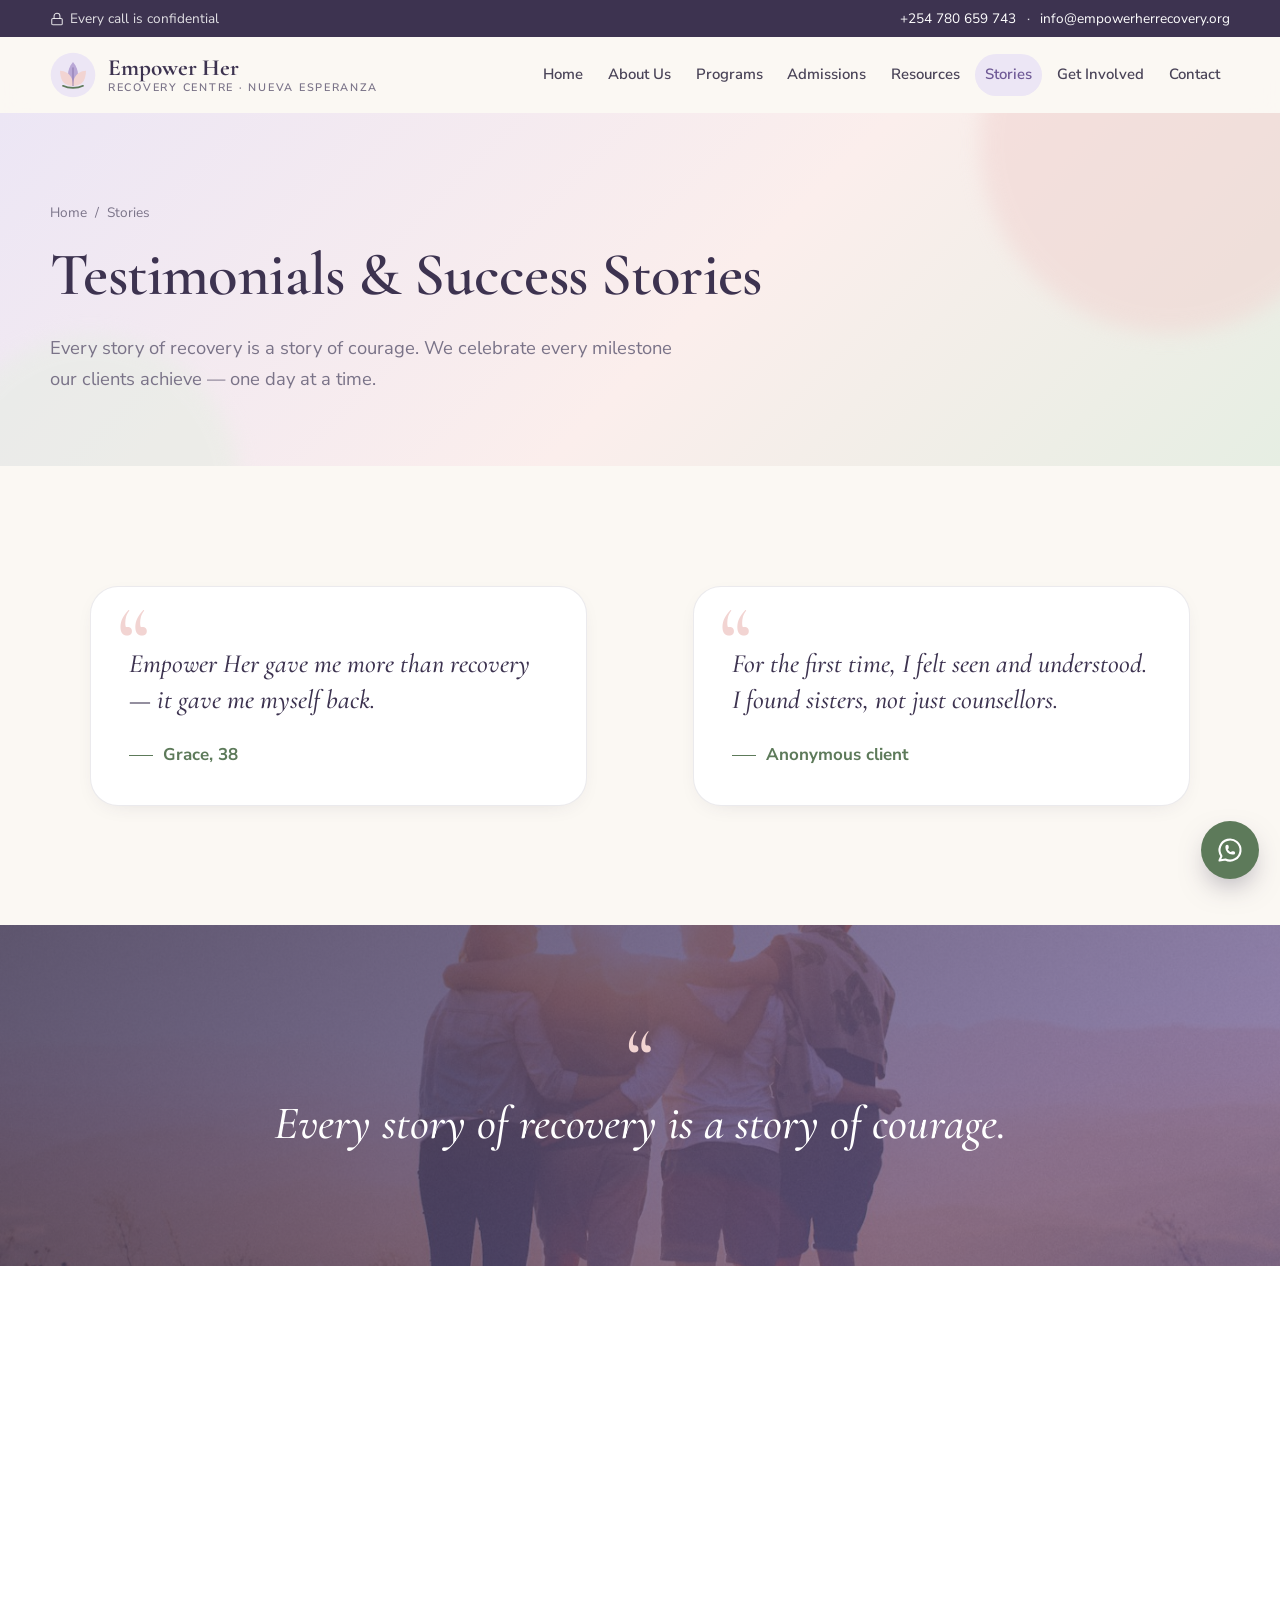
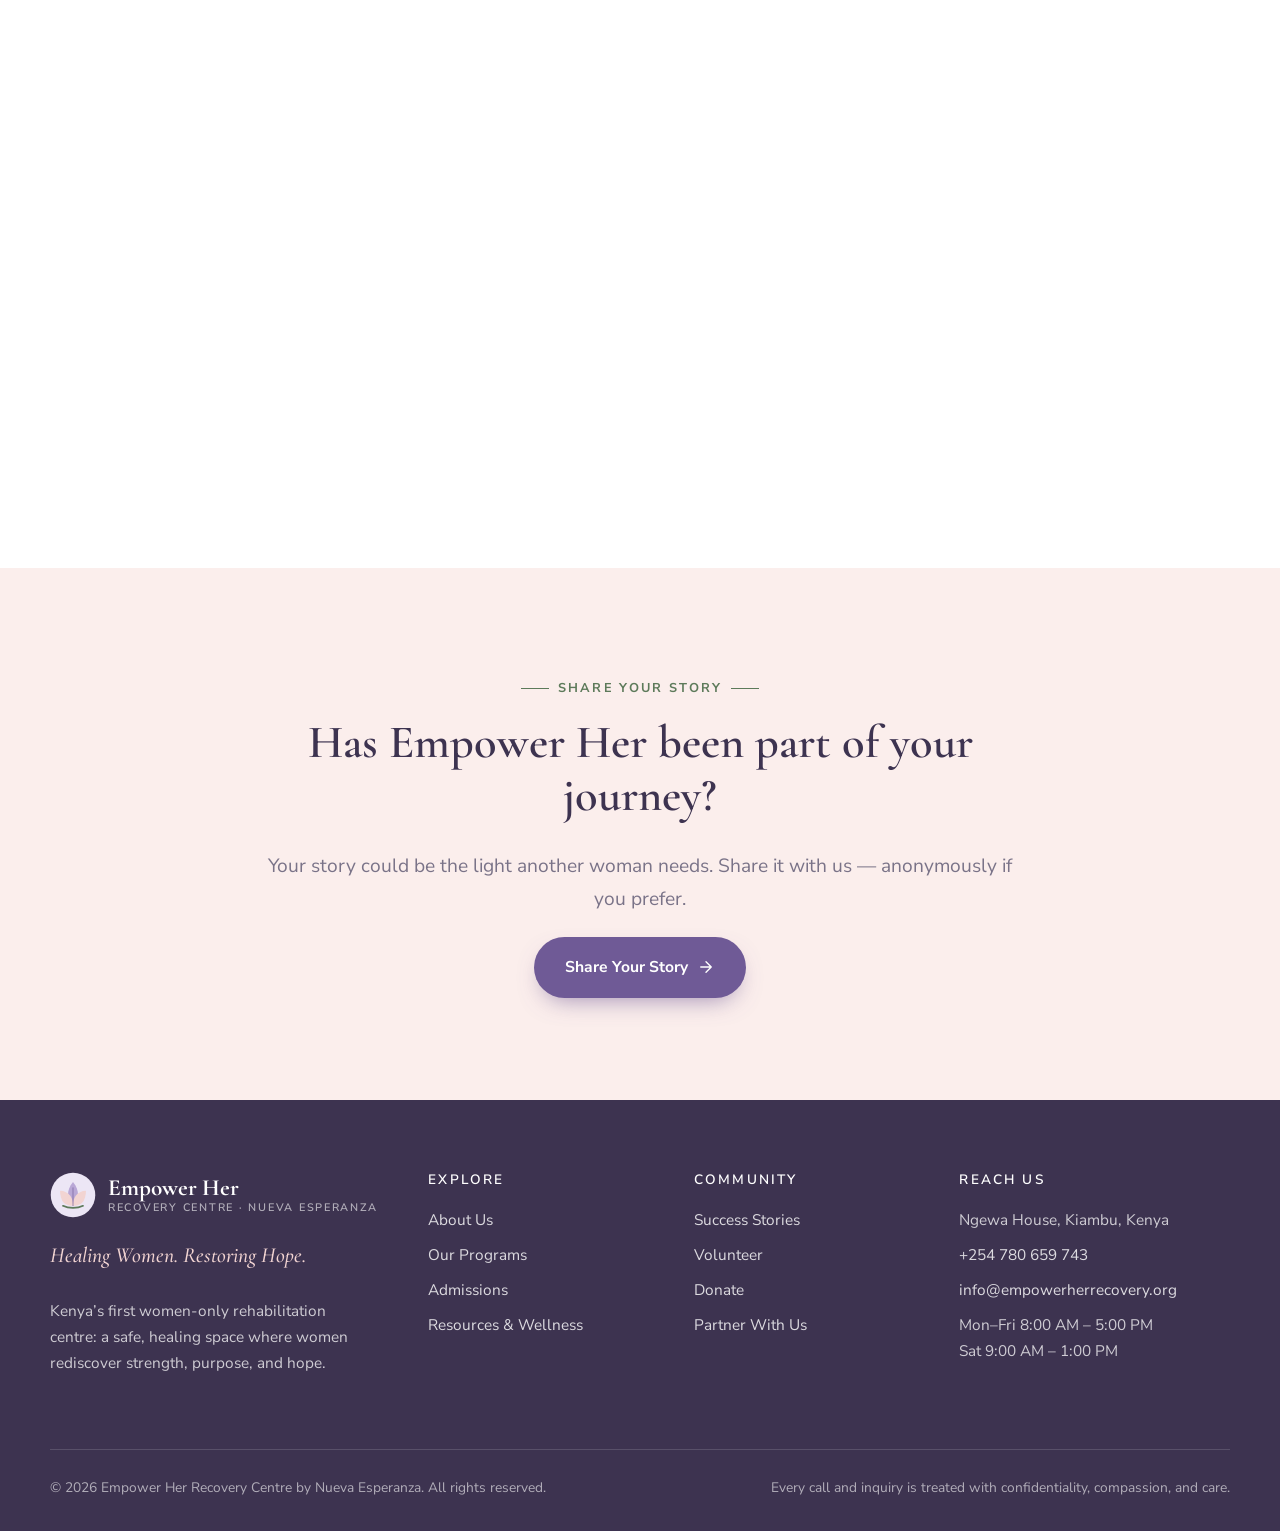
<file: stories.html>
<!doctype html>
<html lang="en" class="no-js">
<head>
<meta charset="utf-8">
<meta name="viewport" content="width=device-width, initial-scale=1">
<title>Testimonials & Success Stories | Empower Her Recovery Centre</title>
<meta name="description" content="Stories of courage and recovery from women who have walked the journey at Empower Her Recovery Centre.">
<meta name="theme-color" content="#3d3350">
<meta property="og:title" content="Testimonials & Success Stories | Empower Her Recovery Centre">
<meta property="og:description" content="Stories of courage and recovery from women who have walked the journey at Empower Her Recovery Centre.">
<meta property="og:type" content="website">
<meta property="og:url" content="https://www.empowerherrecovery.org/stories.html">
<meta property="og:image" content="https://www.empowerherrecovery.org/assets/img/hero.jpg">
<link rel="icon" href="assets/img/favicon.svg" type="image/svg+xml">
<meta http-equiv="Content-Security-Policy" content="default-src 'self'; script-src 'self'; style-src 'self'; font-src 'self'; img-src 'self' data:; frame-src https://maps.google.com https://www.google.com; connect-src 'none'; object-src 'none'; base-uri 'self'; form-action 'self' mailto:; upgrade-insecure-requests">
<meta name="referrer" content="strict-origin-when-cross-origin">
<link rel="stylesheet" href="assets/css/fonts.css">
<link rel="stylesheet" href="assets/css/styles.css">
</head>
<body>
<a class="skip-link" href="#main">Skip to content</a>
<header class="site-header">
  <div class="topbar">
    <div class="container">
      <span><svg viewBox="0 0 24 24" fill="none" stroke="currentColor" stroke-width="1.8" stroke-linecap="round" stroke-linejoin="round" aria-hidden="true"><rect x="3" y="11" width="18" height="11" rx="2"/><path d="M7 11V7a5 5 0 0 1 10 0v4"/></svg> Every call is confidential</span>
      <span><a href="tel:+254780659743">+254 780 659 743</a><span class="hide-sm">&nbsp;·&nbsp;<a href="mailto:info@empowerherrecovery.org">info@empowerherrecovery.org</a></span></span>
    </div>
  </div>
  <div class="container nav">
    <a class="brand" href="index.html" aria-label="Empower Her Recovery Centre home">
      <svg class="brand-mark" viewBox="0 0 64 64" aria-hidden="true">
  <circle cx="32" cy="32" r="31" fill="#ece6f5"/>
  <path d="M32 14c5 6 7 12 7 18s-3 12-7 15c-4-3-7-9-7-15s2-12 7-18z" fill="#b9a7d6"/>
  <path d="M14 26c7 0 13 4 16 10 2 4 2 8 2 11-6 0-12-2-15-7-2-4-3-9-3-14z" fill="#f2d4d2"/>
  <path d="M50 26c-7 0-13 4-16 10-2 4-2 8-2 11 6 0 12-2 15-7 2-4 3-9 3-14z" fill="#f2d4d2"/>
  <path d="M18 47c4 2 9 3 14 3s10-1 14-3" stroke="#5d7a5a" stroke-width="2.4" fill="none" stroke-linecap="round"/>
  <path d="M32 22v25" stroke="#6f5a96" stroke-width="1.6" stroke-linecap="round" opacity=".55"/>
</svg>
      <span class="brand-text"><span class="brand-name">Empower Her</span><span class="brand-sub">Recovery Centre · Nueva Esperanza</span></span>
    </a>
    <button class="nav-toggle" aria-label="Open menu" aria-expanded="false" aria-controls="site-menu"><svg viewBox="0 0 24 24" fill="none" stroke="currentColor" stroke-width="1.8" stroke-linecap="round" stroke-linejoin="round" aria-hidden="true"><path d="M3 6h18M3 12h18M3 18h18"/></svg></button>
    <div class="nav-backdrop"></div>
    <nav class="nav-menu" id="site-menu" aria-label="Main">
      <button class="nav-toggle nav-close" aria-label="Close menu"><svg viewBox="0 0 24 24" fill="none" stroke="currentColor" stroke-width="1.8" stroke-linecap="round" stroke-linejoin="round" aria-hidden="true"><path d="M18 6 6 18M6 6l12 12"/></svg></button>
      <ul class="nav-links">
          <li><a href="index.html">Home</a></li>
          <li><a href="about.html">About Us</a></li>
          <li><a href="programs.html">Programs</a></li>
          <li><a href="admissions.html">Admissions</a></li>
          <li><a href="resources.html">Resources</a></li>
          <li><a href="stories.html" aria-current="page">Stories</a></li>
          <li><a href="get-involved.html">Get Involved</a></li>
          <li><a href="contact.html">Contact</a></li>
      </ul>
      <a class="btn btn-primary nav-cta" href="admissions.html">Start Your Journey</a>
    </nav>
  </div>
</header>
<main id="main">
<section class="page-hero">
  <div class="container">
    <div class="breadcrumb"><a href="index.html">Home</a> &nbsp;/&nbsp; Stories</div>
    <h1>Testimonials &amp; Success Stories</h1>
    <p>Every story of recovery is a story of courage. We celebrate every milestone our clients achieve &mdash; one day at a time.</p>
  </div>
</section>

<section class="section">
  <div class="container">
    <div class="grid grid-2">
      <figure class="testimonial reveal">
        <blockquote>Empower Her gave me more than recovery &mdash; it gave me myself back.</blockquote>
        <cite>Grace, 38</cite>
      </figure>
      <figure class="testimonial reveal">
        <blockquote>For the first time, I felt seen and understood. I found sisters, not just counsellors.</blockquote>
        <cite>Anonymous client</cite>
      </figure>
    </div>
  </div>
</section>

<section class="quote-band">
  <div class="bg"><img src="assets/img/sisterhood.jpg" alt="" loading="lazy"></div>
  <div class="container">
    <span class="quote-mark" aria-hidden="true">&ldquo;</span>
    <blockquote>Every story of recovery is a story of courage.</blockquote>
  </div>
</section>

<section class="section bg-white">
  <div class="container split">
    <div class="frame reveal"><img src="assets/img/woman-portrait.jpg" alt="Portrait of a woman" loading="lazy"></div>
    <div class="reveal">
      <span class="eyebrow">Celebrating milestones</span>
      <h2>One day at a time</h2>
      <p>Recovery is built in small, brave steps: the first phone call, the first week, the first family session, the first 90 days, the first year. We honour every one of them.</p>
      <ul class="check-list">
        <li>Completing the 90-day residential program</li>
        <li>Reconnecting with children and family</li>
        <li>Returning to work, study or business</li>
        <li>Becoming a mentor to women just beginning</li>
      </ul>
      <p class="text-muted">All stories are shared with permission. Names may be changed to protect privacy.</p>
    </div>
  </div>
</section>

<section class="section bg-blush">
  <div class="container narrow text-center">
    <span class="eyebrow both">Share your story</span>
    <h2>Has Empower Her been part of your journey?</h2>
    <p class="lead">Your story could be the light another woman needs. Share it with us &mdash; anonymously if you prefer.</p>
    <a class="btn btn-primary" href="contact.html">Share Your Story <svg viewBox="0 0 24 24" fill="none" stroke="currentColor" stroke-width="1.8" stroke-linecap="round" stroke-linejoin="round" aria-hidden="true"><path d="M5 12h14M12 5l7 7-7 7"/></svg></a>
  </div>
</section>

</main>
<footer class="site-footer">
  <div class="container">
    <div class="footer-grid">
      <div class="footer-brand">
        <a class="brand" href="index.html"><svg class="brand-mark" viewBox="0 0 64 64" aria-hidden="true">
  <circle cx="32" cy="32" r="31" fill="#ece6f5"/>
  <path d="M32 14c5 6 7 12 7 18s-3 12-7 15c-4-3-7-9-7-15s2-12 7-18z" fill="#b9a7d6"/>
  <path d="M14 26c7 0 13 4 16 10 2 4 2 8 2 11-6 0-12-2-15-7-2-4-3-9-3-14z" fill="#f2d4d2"/>
  <path d="M50 26c-7 0-13 4-16 10-2 4-2 8-2 11 6 0 12-2 15-7 2-4 3-9 3-14z" fill="#f2d4d2"/>
  <path d="M18 47c4 2 9 3 14 3s10-1 14-3" stroke="#5d7a5a" stroke-width="2.4" fill="none" stroke-linecap="round"/>
  <path d="M32 22v25" stroke="#6f5a96" stroke-width="1.6" stroke-linecap="round" opacity=".55"/>
</svg><span class="brand-text"><span class="brand-name">Empower Her</span><span class="brand-sub">Recovery Centre · Nueva Esperanza</span></span></a>
        <p class="footer-tagline">Healing Women. Restoring Hope.</p>
        <p>Kenya&rsquo;s first women-only rehabilitation centre: a safe, healing space where women rediscover strength, purpose, and hope.</p>
      </div>
      <div>
        <h4>Explore</h4>
        <ul class="footer-links">
          <li><a href="about.html">About Us</a></li>
          <li><a href="programs.html">Our Programs</a></li>
          <li><a href="admissions.html">Admissions</a></li>
          <li><a href="resources.html">Resources &amp; Wellness</a></li>
        </ul>
      </div>
      <div>
        <h4>Community</h4>
        <ul class="footer-links">
          <li><a href="stories.html">Success Stories</a></li>
          <li><a href="get-involved.html">Volunteer</a></li>
          <li><a href="get-involved.html#donate">Donate</a></li>
          <li><a href="get-involved.html#partner">Partner With Us</a></li>
        </ul>
      </div>
      <div>
        <h4>Reach Us</h4>
        <ul class="footer-links">
          <li>Ngewa House, Kiambu, Kenya</li>
          <li><a href="tel:+254780659743">+254 780 659 743</a></li>
          <li><a href="mailto:info@empowerherrecovery.org">info@empowerherrecovery.org</a></li>
          <li>Mon&ndash;Fri 8:00 AM &ndash; 5:00 PM<br>Sat 9:00 AM &ndash; 1:00 PM</li>
        </ul>
      </div>
    </div>
    <div class="footer-bottom">
      <span>&copy; <span id="year">2026</span> Empower Her Recovery Centre by Nueva Esperanza. All rights reserved.</span>
      <span>Every call and inquiry is treated with confidentiality, compassion, and care.</span>
    </div>
  </div>
</footer>
<a class="wa-float" href="https://wa.me/254780659743" target="_blank" rel="noopener noreferrer" aria-label="Chat with us on WhatsApp"><svg viewBox="0 0 24 24" fill="none" stroke="currentColor" stroke-width="1.8" stroke-linecap="round" stroke-linejoin="round" aria-hidden="true"><path d="M3 21l1.65-3.8a9 9 0 1 1 3.4 2.9L3 21"/><path d="M9 10a.5.5 0 0 0 1 0V9a.5.5 0 0 0-1 0v1a5 5 0 0 0 5 5h1a.5.5 0 0 0 0-1h-1a.5.5 0 0 0 0 1"/></svg></a>
<script src="assets/js/main.js"></script>
</body>
</html>
</file>
<file: assets/css/fonts.css>
/* Self-hosted Google Fonts (SIL Open Font License): no visitor data sent to Google */
@font-face {
  font-family: 'Cormorant Garamond';
  font-style: italic;
  font-weight: 500;
  font-display: swap;
  src: url(../fonts/cormorant-italic-latin-ext-a89ed2.woff2) format('woff2');
  unicode-range: U+0100-02BA, U+02BD-02C5, U+02C7-02CC, U+02CE-02D7, U+02DD-02FF, U+0304, U+0308, U+0329, U+1D00-1DBF, U+1E00-1E9F, U+1EF2-1EFF, U+2020, U+20A0-20AB, U+20AD-20C4, U+2113, U+2C60-2C7F, U+A720-A7FF;
}
@font-face {
  font-family: 'Cormorant Garamond';
  font-style: italic;
  font-weight: 500;
  font-display: swap;
  src: url(../fonts/cormorant-italic-latin-25e309.woff2) format('woff2');
  unicode-range: U+0000-00FF, U+0131, U+0152-0153, U+02BB-02BC, U+02C6, U+02DA, U+02DC, U+0304, U+0308, U+0329, U+2000-206F, U+20AC, U+2122, U+2191, U+2193, U+2212, U+2215, U+FEFF, U+FFFD;
}
@font-face {
  font-family: 'Cormorant Garamond';
  font-style: italic;
  font-weight: 600;
  font-display: swap;
  src: url(../fonts/cormorant-italic-latin-ext-a89ed2.woff2) format('woff2');
  unicode-range: U+0100-02BA, U+02BD-02C5, U+02C7-02CC, U+02CE-02D7, U+02DD-02FF, U+0304, U+0308, U+0329, U+1D00-1DBF, U+1E00-1E9F, U+1EF2-1EFF, U+2020, U+20A0-20AB, U+20AD-20C4, U+2113, U+2C60-2C7F, U+A720-A7FF;
}
@font-face {
  font-family: 'Cormorant Garamond';
  font-style: italic;
  font-weight: 600;
  font-display: swap;
  src: url(../fonts/cormorant-italic-latin-25e309.woff2) format('woff2');
  unicode-range: U+0000-00FF, U+0131, U+0152-0153, U+02BB-02BC, U+02C6, U+02DA, U+02DC, U+0304, U+0308, U+0329, U+2000-206F, U+20AC, U+2122, U+2191, U+2193, U+2212, U+2215, U+FEFF, U+FFFD;
}
@font-face {
  font-family: 'Cormorant Garamond';
  font-style: normal;
  font-weight: 500;
  font-display: swap;
  src: url(../fonts/cormorant-normal-latin-ext-907682.woff2) format('woff2');
  unicode-range: U+0100-02BA, U+02BD-02C5, U+02C7-02CC, U+02CE-02D7, U+02DD-02FF, U+0304, U+0308, U+0329, U+1D00-1DBF, U+1E00-1E9F, U+1EF2-1EFF, U+2020, U+20A0-20AB, U+20AD-20C4, U+2113, U+2C60-2C7F, U+A720-A7FF;
}
@font-face {
  font-family: 'Cormorant Garamond';
  font-style: normal;
  font-weight: 500;
  font-display: swap;
  src: url(../fonts/cormorant-normal-latin-2fed1d.woff2) format('woff2');
  unicode-range: U+0000-00FF, U+0131, U+0152-0153, U+02BB-02BC, U+02C6, U+02DA, U+02DC, U+0304, U+0308, U+0329, U+2000-206F, U+20AC, U+2122, U+2191, U+2193, U+2212, U+2215, U+FEFF, U+FFFD;
}
@font-face {
  font-family: 'Cormorant Garamond';
  font-style: normal;
  font-weight: 600;
  font-display: swap;
  src: url(../fonts/cormorant-normal-latin-ext-907682.woff2) format('woff2');
  unicode-range: U+0100-02BA, U+02BD-02C5, U+02C7-02CC, U+02CE-02D7, U+02DD-02FF, U+0304, U+0308, U+0329, U+1D00-1DBF, U+1E00-1E9F, U+1EF2-1EFF, U+2020, U+20A0-20AB, U+20AD-20C4, U+2113, U+2C60-2C7F, U+A720-A7FF;
}
@font-face {
  font-family: 'Cormorant Garamond';
  font-style: normal;
  font-weight: 600;
  font-display: swap;
  src: url(../fonts/cormorant-normal-latin-2fed1d.woff2) format('woff2');
  unicode-range: U+0000-00FF, U+0131, U+0152-0153, U+02BB-02BC, U+02C6, U+02DA, U+02DC, U+0304, U+0308, U+0329, U+2000-206F, U+20AC, U+2122, U+2191, U+2193, U+2212, U+2215, U+FEFF, U+FFFD;
}
@font-face {
  font-family: 'Cormorant Garamond';
  font-style: normal;
  font-weight: 700;
  font-display: swap;
  src: url(../fonts/cormorant-normal-latin-ext-907682.woff2) format('woff2');
  unicode-range: U+0100-02BA, U+02BD-02C5, U+02C7-02CC, U+02CE-02D7, U+02DD-02FF, U+0304, U+0308, U+0329, U+1D00-1DBF, U+1E00-1E9F, U+1EF2-1EFF, U+2020, U+20A0-20AB, U+20AD-20C4, U+2113, U+2C60-2C7F, U+A720-A7FF;
}
@font-face {
  font-family: 'Cormorant Garamond';
  font-style: normal;
  font-weight: 700;
  font-display: swap;
  src: url(../fonts/cormorant-normal-latin-2fed1d.woff2) format('woff2');
  unicode-range: U+0000-00FF, U+0131, U+0152-0153, U+02BB-02BC, U+02C6, U+02DA, U+02DC, U+0304, U+0308, U+0329, U+2000-206F, U+20AC, U+2122, U+2191, U+2193, U+2212, U+2215, U+FEFF, U+FFFD;
}
@font-face {
  font-family: 'Nunito Sans';
  font-style: normal;
  font-weight: 400;
  font-stretch: 100%;
  font-display: swap;
  src: url(../fonts/nunito-sans-normal-latin-ext-691b98.woff2) format('woff2');
  unicode-range: U+0100-02BA, U+02BD-02C5, U+02C7-02CC, U+02CE-02D7, U+02DD-02FF, U+0304, U+0308, U+0329, U+1D00-1DBF, U+1E00-1E9F, U+1EF2-1EFF, U+2020, U+20A0-20AB, U+20AD-20C4, U+2113, U+2C60-2C7F, U+A720-A7FF;
}
@font-face {
  font-family: 'Nunito Sans';
  font-style: normal;
  font-weight: 400;
  font-stretch: 100%;
  font-display: swap;
  src: url(../fonts/nunito-sans-normal-latin-fb36cb.woff2) format('woff2');
  unicode-range: U+0000-00FF, U+0131, U+0152-0153, U+02BB-02BC, U+02C6, U+02DA, U+02DC, U+0304, U+0308, U+0329, U+2000-206F, U+20AC, U+2122, U+2191, U+2193, U+2212, U+2215, U+FEFF, U+FFFD;
}
@font-face {
  font-family: 'Nunito Sans';
  font-style: normal;
  font-weight: 600;
  font-stretch: 100%;
  font-display: swap;
  src: url(../fonts/nunito-sans-normal-latin-ext-691b98.woff2) format('woff2');
  unicode-range: U+0100-02BA, U+02BD-02C5, U+02C7-02CC, U+02CE-02D7, U+02DD-02FF, U+0304, U+0308, U+0329, U+1D00-1DBF, U+1E00-1E9F, U+1EF2-1EFF, U+2020, U+20A0-20AB, U+20AD-20C4, U+2113, U+2C60-2C7F, U+A720-A7FF;
}
@font-face {
  font-family: 'Nunito Sans';
  font-style: normal;
  font-weight: 600;
  font-stretch: 100%;
  font-display: swap;
  src: url(../fonts/nunito-sans-normal-latin-fb36cb.woff2) format('woff2');
  unicode-range: U+0000-00FF, U+0131, U+0152-0153, U+02BB-02BC, U+02C6, U+02DA, U+02DC, U+0304, U+0308, U+0329, U+2000-206F, U+20AC, U+2122, U+2191, U+2193, U+2212, U+2215, U+FEFF, U+FFFD;
}
@font-face {
  font-family: 'Nunito Sans';
  font-style: normal;
  font-weight: 700;
  font-stretch: 100%;
  font-display: swap;
  src: url(../fonts/nunito-sans-normal-latin-ext-691b98.woff2) format('woff2');
  unicode-range: U+0100-02BA, U+02BD-02C5, U+02C7-02CC, U+02CE-02D7, U+02DD-02FF, U+0304, U+0308, U+0329, U+1D00-1DBF, U+1E00-1E9F, U+1EF2-1EFF, U+2020, U+20A0-20AB, U+20AD-20C4, U+2113, U+2C60-2C7F, U+A720-A7FF;
}
@font-face {
  font-family: 'Nunito Sans';
  font-style: normal;
  font-weight: 700;
  font-stretch: 100%;
  font-display: swap;
  src: url(../fonts/nunito-sans-normal-latin-fb36cb.woff2) format('woff2');
  unicode-range: U+0000-00FF, U+0131, U+0152-0153, U+02BB-02BC, U+02C6, U+02DA, U+02DC, U+0304, U+0308, U+0329, U+2000-206F, U+20AC, U+2122, U+2191, U+2193, U+2212, U+2215, U+FEFF, U+FFFD;
}
</file>
<file: assets/css/styles.css>
/* ==========================================================
   Empower Her Recovery Centre by Nueva Esperanza
   Soft pastel palette: lavender, blush, ivory, sage
   ========================================================== */

:root {
  --ivory: #fbf8f3;
  --ivory-deep: #f4efe6;
  --lavender: #b9a7d6;
  --lavender-soft: #ece6f5;
  --lavender-deep: #6f5a96;
  --blush: #f2d4d2;
  --blush-soft: #fbeeec;
  --blush-deep: #c98a8a;
  --sage: #a9bea4;
  --sage-soft: #e6eee3;
  --sage-deep: #5d7a5a;
  --plum: #3d3350;
  --text: #4a4458;
  --muted: #7a7388;
  --white: #ffffff;
  --line: rgba(61, 51, 80, 0.1);

  --font-display: "Cormorant Garamond", Georgia, "Times New Roman", serif;
  --font-body: "Nunito Sans", "Segoe UI", system-ui, -apple-system, sans-serif;

  --radius: 18px;
  --radius-lg: 28px;
  --shadow: 0 12px 40px -18px rgba(61, 51, 80, 0.28);
  --shadow-soft: 0 6px 24px -14px rgba(61, 51, 80, 0.22);
  --max: 1180px;
  --ease: cubic-bezier(0.22, 0.61, 0.36, 1);
}

*,
*::before,
*::after { box-sizing: border-box; }

html { scroll-behavior: smooth; overflow-x: hidden; }

body {
  margin: 0;
  font-family: var(--font-body);
  font-size: 1.0625rem;
  line-height: 1.7;
  color: var(--text);
  background: var(--ivory);
  -webkit-font-smoothing: antialiased;
}

img { max-width: 100%; display: block; }

a { color: var(--lavender-deep); text-decoration-thickness: 1px; text-underline-offset: 3px; }
a:hover { color: var(--plum); }

h1, h2, h3, h4 {
  font-family: var(--font-display);
  color: var(--plum);
  font-weight: 600;
  line-height: 1.15;
  margin: 0 0 0.6em;
}
h1 { font-size: clamp(2.6rem, 6vw, 4.4rem); letter-spacing: -0.01em; }
h2 { font-size: clamp(2rem, 4vw, 2.9rem); }
h3 { font-size: 1.6rem; }
h4 { font-size: 1.25rem; }
p { margin: 0 0 1.1em; }

.container { width: min(100% - 2.5rem, var(--max)); margin-inline: auto; }
.narrow { max-width: 760px; }
.center { text-align: center; margin-inline: auto; }

.skip-link {
  position: absolute; left: -999px; top: 0;
  background: var(--plum); color: var(--white); padding: 0.6rem 1rem; z-index: 100;
}
.skip-link:focus { left: 1rem; top: 1rem; }

:focus-visible { outline: 3px solid var(--lavender); outline-offset: 3px; border-radius: 6px; }

/* ---------- Eyebrow / small labels ---------- */
.eyebrow {
  display: inline-flex; align-items: center; gap: 0.55rem;
  font-size: 0.8rem; font-weight: 700; letter-spacing: 0.18em; text-transform: uppercase;
  color: var(--sage-deep); margin-bottom: 1rem;
}
.eyebrow::before { content: ""; width: 28px; height: 1px; background: currentColor; }
.center .eyebrow::after, .eyebrow.both::after { content: ""; width: 28px; height: 1px; background: currentColor; }

.lead { font-size: 1.2rem; color: var(--muted); }

/* ---------- Buttons ---------- */
.btn {
  display: inline-flex; align-items: center; gap: 0.6rem;
  padding: 0.95rem 1.8rem; border-radius: 999px;
  font-family: var(--font-body); font-weight: 700; font-size: 0.98rem;
  text-decoration: none; border: 2px solid transparent; cursor: pointer;
  transition: transform 0.25s var(--ease), box-shadow 0.25s var(--ease), background 0.25s var(--ease), color 0.25s;
}
.btn:hover { transform: translateY(-2px); }
.btn-primary { background: var(--lavender-deep); color: var(--white); box-shadow: 0 10px 24px -10px rgba(111, 90, 150, 0.7); }
.btn-primary:hover { background: var(--plum); color: var(--white); }
.btn-soft { background: var(--white); color: var(--plum); box-shadow: var(--shadow-soft); }
.btn-soft:hover { color: var(--lavender-deep); }
.btn-outline { border-color: currentColor; color: var(--plum); background: transparent; }
.btn-outline:hover { background: var(--plum); color: var(--white); border-color: var(--plum); }
.btn-sage { background: var(--sage-deep); color: var(--white); }
.btn-sage:hover { background: #4a6447; color: var(--white); }
.btn svg { width: 18px; height: 18px; }
.btn-row { display: flex; flex-wrap: wrap; gap: 0.9rem; }

/* ---------- Header ---------- */
.site-header {
  position: sticky; top: 0; z-index: 50;
  background: rgba(251, 248, 243, 0.88);
  backdrop-filter: blur(14px); -webkit-backdrop-filter: blur(14px);
  border-bottom: 1px solid transparent;
  transition: border-color 0.3s, box-shadow 0.3s;
}
.site-header.scrolled { border-color: var(--line); box-shadow: 0 6px 24px -20px rgba(61, 51, 80, 0.4); }
.topbar {
  background: var(--plum); color: rgba(255, 255, 255, 0.85); font-size: 0.85rem;
}
.topbar .container { display: flex; justify-content: space-between; gap: 1rem; padding-block: 0.45rem; flex-wrap: wrap; }
.topbar a { color: var(--white); text-decoration: none; }
.topbar span { display: inline-flex; gap: 0.4rem; align-items: center; }
.topbar svg { width: 14px; height: 14px; }
a svg, p svg, h4 svg, span svg { width: 1em; height: 1em; vertical-align: -0.12em; flex-shrink: 0; }

.nav { display: flex; align-items: center; justify-content: space-between; gap: 1.5rem; padding-block: 0.9rem; }
.brand { display: flex; align-items: center; gap: 0.75rem; text-decoration: none; color: var(--plum); }
.brand-mark { width: 46px; height: 46px; flex-shrink: 0; }
.brand-text { display: flex; flex-direction: column; line-height: 1.1; }
.brand-name { font-family: var(--font-display); font-size: 1.45rem; font-weight: 700; color: var(--plum); }
.brand-sub { white-space: nowrap; font-size: 0.68rem; letter-spacing: 0.16em; text-transform: uppercase; color: var(--muted); font-weight: 600; }

.nav-links { display: flex; align-items: center; gap: 0.25rem; list-style: none; margin: 0; padding: 0; }
.nav-links a {
  display: block; padding: 0.5rem 0.65rem; border-radius: 999px; white-space: nowrap;
  text-decoration: none; color: var(--text); font-weight: 600; font-size: 0.93rem;
  transition: background 0.2s, color 0.2s;
}
.nav-links a:hover { background: var(--lavender-soft); color: var(--plum); }
.nav-links a[aria-current="page"] { color: var(--lavender-deep); background: var(--lavender-soft); }
.nav-cta { margin-left: 0.5rem; }
.nav-cta.btn { padding: 0.7rem 1.3rem; }

.nav-toggle {
  flex-shrink: 0;
  display: none; background: none; border: 0; padding: 0.5rem; cursor: pointer; color: var(--plum);
}
.nav-toggle svg { width: 28px; height: 28px; }

@media (max-width: 1200px) {
  .nav-toggle { display: inline-flex; }
  .nav-menu {
    position: fixed; inset: 0 0 0 auto; width: min(340px, 86vw);
    background: var(--ivory); box-shadow: -20px 0 60px -30px rgba(61, 51, 80, 0.5);
    padding: 5.5rem 1.6rem 2rem; transform: translateX(100%);
    transition: transform 0.35s var(--ease), visibility 0s linear 0.35s; overflow-y: auto; z-index: 60;
    visibility: hidden;
  }
  .nav-menu.open { transform: translateX(0); visibility: visible; transition: transform 0.35s var(--ease); }
  .nav-links { flex-direction: column; align-items: stretch; gap: 0.2rem; }
  .nav-links a { padding: 0.8rem 1rem; font-size: 1.05rem; }
  .nav-cta { margin: 1rem 0 0; justify-content: center; }
  .nav-close { position: absolute; top: 1.2rem; right: 1.2rem; }
  .nav-backdrop {
    position: fixed; inset: 0; background: rgba(61, 51, 80, 0.35); opacity: 0; pointer-events: none;
    transition: opacity 0.3s; z-index: 55;
  }
  .nav-backdrop.open { opacity: 1; pointer-events: auto; }
}
@media (min-width: 1201px) {
  .nav-menu { display: flex; align-items: center; }
  .nav-cta { white-space: nowrap; }
  .nav-close, .nav-backdrop { display: none; }
}
@media (max-width: 640px) {
  .topbar .hide-sm { display: none; }
  .topbar { font-size: 0.78rem; }
  .topbar .container { flex-wrap: nowrap; white-space: nowrap; }
  .brand-name { font-size: 1.25rem; }
  .brand-mark { width: 40px; height: 40px; }
  .brand-sub { white-space: normal; font-size: 0.6rem; letter-spacing: 0.12em; }
  .nav { gap: 0.75rem; }
}

/* ---------- Hero ---------- */
.hero {
  position: relative; overflow: hidden;
  min-height: min(88vh, 760px); display: grid; align-items: center;
  padding-block: 5rem;
}
.hero-bg { position: absolute; inset: 0; }
.hero-bg img { width: 100%; height: 100%; object-fit: cover; object-position: 70% 30%; }
.hero-bg::after {
  content: ""; position: absolute; inset: 0;
  background:
    linear-gradient(100deg, rgba(251, 248, 243, 0.97) 0%, rgba(251, 248, 243, 0.9) 38%, rgba(236, 230, 245, 0.45) 62%, rgba(61, 51, 80, 0.05) 100%);
}
.hero-content { position: relative; max-width: 640px; }
.hero h1 span { display: block; font-style: italic; color: var(--lavender-deep); font-weight: 500; }
.hero .lead { color: var(--text); max-width: 540px; margin-bottom: 2rem; }
.hero-note { margin-top: 1.6rem; font-size: 0.92rem; color: var(--muted); display: flex; align-items: center; gap: 0.5rem; }
.hero-note svg { width: 18px; height: 18px; color: var(--sage-deep); flex-shrink: 0; }

@media (max-width: 760px) {
  .hero { min-height: auto; padding-block: 4rem 4.5rem; }
  .hero-bg::after { background: linear-gradient(180deg, rgba(251, 248, 243, 0.94) 0%, rgba(251, 248, 243, 0.86) 100%); }
}

/* ---------- Page hero (inner pages) ---------- */
.page-hero {
  position: relative; padding-block: 5.5rem 4.5rem; overflow: hidden;
  background: linear-gradient(135deg, var(--lavender-soft) 0%, var(--blush-soft) 55%, var(--sage-soft) 100%);
}
.page-hero::before, .page-hero::after {
  content: ""; position: absolute; border-radius: 50%; filter: blur(10px); opacity: 0.55; pointer-events: none;
}
.page-hero::before { width: 380px; height: 380px; background: var(--blush); top: -160px; right: -80px; }
.page-hero::after { width: 300px; height: 300px; background: var(--sage-soft); bottom: -170px; left: -60px; }
.page-hero .container { position: relative; z-index: 1; }
.page-hero h1 { font-size: clamp(2.4rem, 5vw, 3.8rem); margin-bottom: 0.35em; }
.page-hero p { max-width: 640px; font-size: 1.15rem; color: var(--muted); margin: 0; }
.breadcrumb { font-size: 0.85rem; color: var(--muted); margin-bottom: 1rem; }
.breadcrumb a { color: var(--muted); text-decoration: none; }
.breadcrumb a:hover { color: var(--plum); }

/* ---------- Sections ---------- */
.section { padding-block: clamp(4rem, 8vw, 6.5rem); }
.section-tight { padding-block: clamp(3rem, 6vw, 4.5rem); }
.bg-white { background: var(--white); }
.bg-lavender { background: var(--lavender-soft); }
.bg-blush { background: var(--blush-soft); }
.bg-sage { background: var(--sage-soft); }
.bg-ivory-deep { background: var(--ivory-deep); }
.section-head { max-width: 680px; margin-bottom: 3rem; }
.section-head.center { text-align: center; }
.section-head p { color: var(--muted); font-size: 1.1rem; }

.grid { display: grid; gap: 1.6rem; }
.grid-2 { grid-template-columns: repeat(2, minmax(0, 1fr)); }
.grid-3 { grid-template-columns: repeat(3, minmax(0, 1fr)); }
.grid-4 { grid-template-columns: repeat(4, minmax(0, 1fr)); }
@media (max-width: 960px) { .grid-3, .grid-4 { grid-template-columns: repeat(2, minmax(0, 1fr)); } }
@media (max-width: 640px) { .grid-2, .grid-3, .grid-4 { grid-template-columns: 1fr; } }

.split { display: grid; grid-template-columns: 1fr 1fr; gap: clamp(2rem, 5vw, 4.5rem); align-items: center; }
.split.reverse > :first-child { order: 2; }
@media (max-width: 860px) {
  .split { grid-template-columns: 1fr; }
  .split.reverse > :first-child { order: 0; }
}

/* ---------- Image frames ---------- */
.frame { position: relative; }
.frame img { border-radius: var(--radius-lg); width: 100%; aspect-ratio: 4 / 5; object-fit: cover; box-shadow: var(--shadow); }
.frame.wide img { aspect-ratio: 4 / 3; }
.frame::before {
  content: ""; position: absolute; inset: 1.4rem -1.4rem -1.4rem 1.4rem;
  border-radius: var(--radius-lg); background: var(--blush); z-index: -1;
}
.frame.sage::before { background: var(--sage-soft); }
.frame.lav::before { background: var(--lavender-soft); }
.frame-badge {
  position: absolute; left: -1.2rem; bottom: 2rem;
  background: var(--white); border-radius: var(--radius); padding: 1rem 1.3rem; box-shadow: var(--shadow);
  display: flex; align-items: center; gap: 0.8rem; max-width: 250px;
}
.frame-badge strong { font-family: var(--font-display); font-size: 2rem; color: var(--lavender-deep); line-height: 1; }
.frame-badge span { font-size: 0.86rem; line-height: 1.35; color: var(--text); }
@media (max-width: 640px) {
  .frame::before { inset: 1rem -0.6rem -1rem 0.6rem; }
  .frame-badge { left: 0.8rem; bottom: 0.8rem; }
}

/* ---------- Cards ---------- */
.card {
  background: var(--white); border-radius: var(--radius); padding: 2rem;
  box-shadow: var(--shadow-soft); border: 1px solid var(--line);
  transition: transform 0.3s var(--ease), box-shadow 0.3s var(--ease);
}
.card:hover { transform: translateY(-4px); box-shadow: var(--shadow); }
.card h3 { font-size: 1.55rem; margin-bottom: 0.4em; }
.card p:last-child { margin-bottom: 0; }
.card-icon {
  width: 56px; height: 56px; border-radius: 16px; display: grid; place-items: center; margin-bottom: 1.2rem;
  background: var(--lavender-soft); color: var(--lavender-deep);
}
.card-icon svg { width: 28px; height: 28px; }
.card-icon.blush { background: var(--blush-soft); color: var(--blush-deep); }
.card-icon.sage { background: var(--sage-soft); color: var(--sage-deep); }

.mv-card { padding: 2.4rem; position: relative; overflow: hidden; }
.mv-card::after {
  content: ""; position: absolute; width: 160px; height: 160px; border-radius: 50%;
  right: -60px; top: -60px; background: var(--lavender-soft); opacity: 0.8;
}
.mv-card.sage::after { background: var(--sage-soft); }
.mv-card > * { position: relative; z-index: 1; }

/* ---------- Lists ---------- */
.check-list { list-style: none; padding: 0; margin: 0 0 1.2rem; display: grid; gap: 0.7rem; }
.check-list li { display: flex; gap: 0.75rem; align-items: flex-start; }
.check-list li::before {
  content: ""; flex-shrink: 0; width: 22px; height: 22px; margin-top: 0.2rem; border-radius: 50%;
  background: var(--sage-soft) url("data:image/svg+xml,%3Csvg xmlns='http://www.w3.org/2000/svg' viewBox='0 0 24 24' fill='none' stroke='%235d7a5a' stroke-width='3' stroke-linecap='round' stroke-linejoin='round'%3E%3Cpath d='M5 12l5 5L20 7'/%3E%3C/svg%3E") center / 13px no-repeat;
}

/* ---------- Values ---------- */
.values { display: flex; flex-wrap: wrap; gap: 0.8rem; justify-content: center; }
.value-pill {
  display: inline-flex; align-items: center; gap: 0.6rem;
  padding: 0.85rem 1.5rem; border-radius: 999px; background: var(--white);
  font-family: var(--font-display); font-size: 1.35rem; font-weight: 600; color: var(--plum);
  box-shadow: var(--shadow-soft);
}
.value-pill svg { width: 20px; height: 20px; color: var(--blush-deep); }

/* ---------- Quote band ---------- */
.quote-band {
  position: relative; padding-block: clamp(4.5rem, 9vw, 7rem); text-align: center; overflow: hidden; color: var(--white);
}
.quote-band .bg { position: absolute; inset: 0; }
.quote-band .bg img { width: 100%; height: 100%; object-fit: cover; }
.quote-band .bg::after { content: ""; position: absolute; inset: 0; background: linear-gradient(135deg, rgba(61, 51, 80, 0.82), rgba(111, 90, 150, 0.7)); }
.quote-band .container { position: relative; }
.quote-band blockquote {
  margin: 0 auto; max-width: 860px; font-family: var(--font-display); font-style: italic;
  font-size: clamp(1.8rem, 4vw, 2.9rem); line-height: 1.3; color: var(--white);
}
.quote-band .quote-mark { font-family: var(--font-display); font-size: 5rem; line-height: 0.5; color: var(--blush); display: block; margin-bottom: 1rem; }

/* ---------- Steps ---------- */
.steps { display: grid; grid-template-columns: repeat(4, 1fr); gap: 1.4rem; counter-reset: step; }
.step {
  position: relative; background: var(--white); border-radius: var(--radius); padding: 2.2rem 1.6rem 1.8rem;
  box-shadow: var(--shadow-soft); border: 1px solid var(--line);
}
.step::before {
  counter-increment: step; content: counter(step, decimal-leading-zero);
  font-family: var(--font-display); font-size: 2.8rem; font-weight: 600; line-height: 1; color: var(--lavender);
  display: block; margin-bottom: 0.8rem;
}
.step h3 { font-size: 1.35rem; }
.step p { font-size: 0.97rem; margin: 0; color: var(--muted); }
@media (max-width: 960px) { .steps { grid-template-columns: repeat(2, 1fr); } }
@media (max-width: 560px) { .steps { grid-template-columns: 1fr; } }

/* ---------- Program blocks ---------- */
.program {
  display: grid; grid-template-columns: 0.9fr 1.1fr; gap: 0; background: var(--white);
  border-radius: var(--radius-lg); overflow: hidden; box-shadow: var(--shadow-soft); border: 1px solid var(--line);
}
.program + .program { margin-top: 2rem; }
.program.reverse .program-img { order: 2; }
.program-img img { width: 100%; height: 100%; object-fit: cover; min-height: 320px; }
.program-body { padding: clamp(2rem, 4vw, 3rem); }
.program-body .tag {
  display: inline-block; background: var(--lavender-soft); color: var(--lavender-deep);
  font-size: 0.78rem; font-weight: 700; letter-spacing: 0.12em; text-transform: uppercase;
  padding: 0.35rem 0.8rem; border-radius: 999px; margin-bottom: 1rem;
}
.program-body .tag.sage { background: var(--sage-soft); color: var(--sage-deep); }
.program-body .tag.blush { background: var(--blush-soft); color: var(--blush-deep); }
@media (max-width: 860px) {
  .program { grid-template-columns: 1fr; }
  .program.reverse .program-img { order: 0; }
  .program-img img { min-height: 240px; max-height: 300px; }
}

/* ---------- Team ---------- */
.team-card { text-align: center; padding: 2.2rem 1.6rem; }
.avatar {
  width: 96px; height: 96px; border-radius: 50%; margin: 0 auto 1.2rem; display: grid; place-items: center;
  font-family: var(--font-display); font-size: 2.2rem; font-weight: 600; color: var(--white);
  background: linear-gradient(135deg, var(--lavender), var(--lavender-deep));
}
.avatar svg { width: 42px; height: 42px; }
.avatar.blush { background: linear-gradient(135deg, var(--blush), var(--blush-deep)); }
.avatar.sage { background: linear-gradient(135deg, var(--sage), var(--sage-deep)); }
.team-card .role { color: var(--sage-deep); font-weight: 700; font-size: 0.9rem; margin-bottom: 0.8rem; display: block; }
.team-card p { font-size: 0.96rem; color: var(--muted); }

/* ---------- Founder ---------- */
.founder {
  display: grid; grid-template-columns: 320px 1fr; gap: clamp(2rem, 5vw, 4rem); align-items: start;
}
.founder-aside { position: sticky; top: 120px; }
.founder-portrait {
  aspect-ratio: 4 / 5; border-radius: var(--radius-lg); overflow: hidden; position: relative;
  background: linear-gradient(160deg, var(--lavender-soft), var(--blush) 60%, var(--sage-soft));
  display: grid; place-items: center; box-shadow: var(--shadow);
}
.founder-portrait .initials { font-family: var(--font-display); font-size: 6rem; font-weight: 600; color: var(--plum); opacity: 0.8; }
.founder-portrait small {
  position: absolute; bottom: 1rem; left: 0; right: 0; text-align: center; font-size: 0.75rem; color: var(--muted);
}
.founder-aside h3 { margin: 1.4rem 0 0.3rem; font-size: 1.9rem; }
.founder-aside .creds { color: var(--muted); font-size: 0.95rem; line-height: 1.5; }
.founder-stat { display: flex; gap: 1rem; margin-top: 1.2rem; }
.founder-stat div { background: var(--white); border-radius: var(--radius); padding: 0.9rem 1rem; box-shadow: var(--shadow-soft); flex: 1; }
.founder-stat strong { display: block; font-family: var(--font-display); font-size: 1.9rem; color: var(--lavender-deep); line-height: 1; }
.founder-stat span { font-size: 0.8rem; color: var(--muted); }
.founder-body p:first-of-type::first-letter {
  font-family: var(--font-display); float: left; font-size: 4.2rem; line-height: 0.85; padding: 0.3rem 0.6rem 0 0; color: var(--lavender-deep);
}
@media (max-width: 860px) {
  .founder { grid-template-columns: 1fr; }
  .founder-aside { position: static; max-width: 360px; }
}

/* ---------- Why we exist ---------- */
.because { display: grid; gap: 1.2rem; max-width: 820px; margin-inline: auto; }
.because p {
  margin: 0; padding: 1.5rem 1.8rem 1.5rem 4.2rem; background: var(--white); border-radius: var(--radius);
  box-shadow: var(--shadow-soft); position: relative; font-size: 1.12rem;
}
.because p::before {
  content: ""; position: absolute; left: 1.6rem; top: 1.75rem; width: 20px; height: 20px; border-radius: 50%;
  background: radial-gradient(circle, var(--blush-deep) 0 30%, var(--blush) 32% 100%);
}
.because strong { font-family: var(--font-display); font-size: 1.35rem; color: var(--plum); }

/* ---------- Testimonials ---------- */
.testimonial {
  background: var(--white); border-radius: var(--radius-lg); padding: 2.6rem 2.4rem 2.2rem; position: relative;
  box-shadow: var(--shadow-soft); border: 1px solid var(--line);
}
.testimonial::before {
  content: "\201C"; position: absolute; top: 0.4rem; left: 1.6rem;
  font-family: var(--font-display); font-size: 6rem; line-height: 1; color: var(--blush);
}
.testimonial blockquote {
  position: relative; margin: 1.2rem 0 1.4rem; font-family: var(--font-display); font-size: 1.65rem;
  line-height: 1.35; color: var(--plum); font-style: italic;
}
.testimonial cite { font-style: normal; font-weight: 700; color: var(--sage-deep); display: flex; align-items: center; gap: 0.6rem; }
.testimonial cite::before { content: ""; width: 24px; height: 1px; background: currentColor; }

/* ---------- Resource cards ---------- */
.resource-card { padding: 0; overflow: hidden; display: flex; flex-direction: column; }
.resource-card img { width: 100%; aspect-ratio: 16 / 10; object-fit: cover; }
.resource-card .body { padding: 1.6rem 1.7rem 1.8rem; display: flex; flex-direction: column; flex: 1; }
.resource-card .body p { color: var(--muted); font-size: 0.97rem; }
.resource-card .meta { font-size: 0.78rem; font-weight: 700; letter-spacing: 0.12em; text-transform: uppercase; color: var(--sage-deep); margin-bottom: 0.5rem; }
.resource-card .more { margin-top: auto; font-weight: 700; text-decoration: none; }
.badge-soon {
  display: inline-block; background: var(--blush-soft); color: var(--blush-deep); font-size: 0.75rem; font-weight: 700;
  padding: 0.25rem 0.7rem; border-radius: 999px; letter-spacing: 0.06em; text-transform: uppercase;
}

.tips { display: grid; grid-template-columns: repeat(2, 1fr); gap: 1.2rem; }
.tip { display: flex; gap: 1rem; background: var(--white); padding: 1.4rem 1.5rem; border-radius: var(--radius); box-shadow: var(--shadow-soft); }
.tip .num { font-family: var(--font-display); font-size: 2rem; color: var(--lavender); line-height: 1; min-width: 2.2rem; }
.tip h4 { margin-bottom: 0.2rem; }
.tip p { margin: 0; font-size: 0.96rem; color: var(--muted); }
@media (max-width: 700px) { .tips { grid-template-columns: 1fr; } }

/* ---------- Info blocks (admissions) ---------- */
.info-block { padding: 2.2rem; }
.info-block h3 { display: flex; align-items: center; gap: 0.7rem; }
.info-block h3 svg { width: 26px; height: 26px; color: var(--lavender-deep); flex-shrink: 0; }
.bring-list { display: flex; flex-wrap: wrap; gap: 0.6rem; list-style: none; padding: 0; margin: 0; }
.bring-list li {
  background: var(--sage-soft); color: var(--sage-deep); padding: 0.5rem 1rem; border-radius: 999px; font-weight: 600; font-size: 0.93rem;
}
.bring-list li.heart { background: var(--blush-soft); color: var(--blush-deep); }

/* ---------- FAQ ---------- */
.faq { max-width: 820px; margin-inline: auto; display: grid; gap: 0.9rem; }
.faq details { background: var(--white); border-radius: var(--radius); box-shadow: var(--shadow-soft); border: 1px solid var(--line); }
.faq summary {
  cursor: pointer; list-style: none; padding: 1.3rem 1.6rem; font-weight: 700; color: var(--plum);
  display: flex; justify-content: space-between; align-items: center; gap: 1rem;
}
.faq summary::-webkit-details-marker { display: none; }
.faq summary::after { content: "+"; font-size: 1.6rem; font-weight: 400; color: var(--lavender-deep); transition: transform 0.25s; }
.faq details[open] summary::after { transform: rotate(45deg); }
.faq details p { padding: 0 1.6rem 1.4rem; margin: 0; color: var(--muted); }

/* ---------- CTA band ---------- */
.cta-band {
  border-radius: var(--radius-lg); padding: clamp(2.5rem, 6vw, 4rem); text-align: center; position: relative; overflow: hidden;
  background: linear-gradient(120deg, var(--lavender-soft), var(--blush-soft) 60%, var(--sage-soft));
}
.cta-band h2 { margin-bottom: 0.4em; }
.cta-band p { max-width: 600px; margin: 0 auto 2rem; color: var(--muted); font-size: 1.1rem; }
.cta-band .btn-row { justify-content: center; }

/* ---------- Contact ---------- */
.contact-grid { display: grid; grid-template-columns: 1fr 1.15fr; gap: 2rem; align-items: start; }
@media (max-width: 900px) { .contact-grid { grid-template-columns: 1fr; } }
.contact-grid > *, .grid > *, .split > * { min-width: 0; }
.contact-list div { overflow-wrap: anywhere; }
.contact-list { list-style: none; margin: 0; padding: 0; display: grid; gap: 1.2rem; }
.contact-list li { display: flex; gap: 1rem; align-items: flex-start; }
.contact-list .ic {
  width: 48px; height: 48px; border-radius: 14px; background: var(--lavender-soft); color: var(--lavender-deep);
  display: grid; place-items: center; flex-shrink: 0;
}
.contact-list .ic svg { width: 22px; height: 22px; }
.contact-list strong { display: block; color: var(--plum); }
.contact-list a { text-decoration: none; }
.hours { width: 100%; border-collapse: collapse; margin-top: 0.5rem; }
.hours td { padding: 0.55rem 0; border-bottom: 1px dashed var(--line); }
.hours td:last-child { text-align: right; font-weight: 600; color: var(--plum); }

.form { display: grid; gap: 1.1rem; }
.form-row { display: grid; grid-template-columns: 1fr 1fr; gap: 1.1rem; }
@media (max-width: 560px) { .form-row { grid-template-columns: 1fr; } }
.field label { display: block; font-weight: 700; font-size: 0.9rem; color: var(--plum); margin-bottom: 0.4rem; }
.field input, .field select, .field textarea {
  width: 100%; padding: 0.85rem 1rem; border-radius: 12px; border: 1.5px solid var(--line);
  background: var(--ivory); font: inherit; font-size: 1rem; color: var(--text);
  transition: border-color 0.2s, background 0.2s, box-shadow 0.2s;
}
.field input:focus, .field select:focus, .field textarea:focus {
  outline: none; border-color: var(--lavender); background: var(--white); box-shadow: 0 0 0 4px var(--lavender-soft);
}
.field textarea { min-height: 140px; resize: vertical; }
.form-note { font-size: 0.86rem; color: var(--muted); display: flex; gap: 0.5rem; align-items: flex-start; }
.form-note svg { width: 18px; height: 18px; flex-shrink: 0; margin-top: 0.15rem; color: var(--sage-deep); }
.form-status { display: none; padding: 1rem 1.2rem; border-radius: 12px; background: var(--sage-soft); color: var(--sage-deep); font-weight: 600; }
.form-status.show { display: block; }

.map-wrap { border-radius: var(--radius-lg); overflow: hidden; box-shadow: var(--shadow-soft); line-height: 0; }
.map-wrap iframe { width: 100%; height: 380px; border: 0; filter: saturate(0.75) hue-rotate(-10deg); }

/* ---------- Involvement ---------- */
.involve-card { text-align: left; }
.involve-card .btn { margin-top: 0.6rem; padding: 0.7rem 1.3rem; font-size: 0.92rem; }

/* ---------- Stats strip ---------- */
.stats { display: grid; grid-template-columns: repeat(4, 1fr); gap: 1rem; text-align: center; }
.stats div { padding: 1.4rem 0.6rem; }
.stats strong { display: block; font-family: var(--font-display); font-size: clamp(2.4rem, 5vw, 3.2rem); color: var(--lavender-deep); line-height: 1; margin-bottom: 0.4rem; }
.stats span { font-size: 0.92rem; color: var(--muted); }
@media (max-width: 760px) { .stats { grid-template-columns: repeat(2, 1fr); } }

/* ---------- Tagline strip ---------- */
.tagline-strip { background: var(--plum); color: var(--white); overflow: hidden; padding-block: 1.1rem; }
.tagline-track { display: flex; gap: 3rem; white-space: nowrap; width: max-content; animation: marquee 40s linear infinite; }
.tagline-track span { font-family: var(--font-display); font-size: 1.4rem; font-style: italic; display: inline-flex; align-items: center; gap: 3rem; }
.tagline-track span::after { content: "\2740"; color: var(--blush); font-style: normal; font-size: 1rem; }
@keyframes marquee { to { transform: translateX(-50%); } }

/* ---------- Footer ---------- */
.site-footer { background: var(--plum); color: rgba(255, 255, 255, 0.75); padding-block: 4.5rem 2rem; font-size: 0.96rem; }
.site-footer h4 { color: var(--white); font-family: var(--font-body); font-size: 0.85rem; letter-spacing: 0.16em; text-transform: uppercase; margin-bottom: 1.2rem; }
.site-footer a { color: rgba(255, 255, 255, 0.82); text-decoration: none; }
.site-footer a:hover { color: var(--white); text-decoration: underline; }
.footer-grid { display: grid; grid-template-columns: 1.5fr 1fr 1fr 1.2fr; gap: 2.5rem; }
.footer-brand .brand-name { color: var(--white); }
.footer-brand .brand-sub { color: rgba(255, 255, 255, 0.6); }
.footer-brand p { margin-top: 1.2rem; max-width: 320px; }
.footer-tagline { font-family: var(--font-display); font-style: italic; font-size: 1.35rem; color: var(--blush); }
.footer-links { list-style: none; margin: 0; padding: 0; display: grid; gap: 0.55rem; }
.footer-bottom {
  margin-top: 3.5rem; padding-top: 1.6rem; border-top: 1px solid rgba(255, 255, 255, 0.14);
  display: flex; justify-content: space-between; flex-wrap: wrap; gap: 1rem; font-size: 0.86rem; color: rgba(255, 255, 255, 0.6);
}
@media (max-width: 900px) { .footer-grid { grid-template-columns: 1fr 1fr; } }
@media (max-width: 560px) { .footer-grid { grid-template-columns: 1fr; } }

/* ---------- WhatsApp float ---------- */
.wa-float {
  position: fixed; right: 1.3rem; bottom: 1.3rem; z-index: 40;
  width: 58px; height: 58px; border-radius: 50%; background: var(--sage-deep); color: var(--white);
  display: grid; place-items: center; box-shadow: 0 12px 30px -10px rgba(61, 51, 80, 0.55);
  transition: transform 0.25s var(--ease);
}
.wa-float:hover { transform: scale(1.07); color: var(--white); }
.wa-float svg { width: 28px; height: 28px; }

/* ---------- Reveal animation ---------- */
.reveal { opacity: 0; transform: translateY(24px); transition: opacity 0.8s var(--ease), transform 0.8s var(--ease); }
.reveal.in { opacity: 1; transform: none; }
.no-js .reveal { opacity: 1; transform: none; }

@media (prefers-reduced-motion: reduce) {
  html { scroll-behavior: auto; }
  .reveal { opacity: 1; transform: none; transition: none; }
  .tagline-track { animation: none; }
  .btn, .card { transition: none; }
}

/* ---------- Utilities ---------- */
.mt-0 { margin-top: 0; }
.mb-0 { margin-bottom: 0; }
.mt-2 { margin-top: 2rem; }
.mt-3 { margin-top: 3rem; }
.text-muted { color: var(--muted); }
.serif-italic { font-family: var(--font-display); font-style: italic; }
.divider-leaf { display: flex; justify-content: center; margin: 0 auto 1.4rem; color: var(--blush-deep); }
.divider-leaf svg { width: 46px; height: 46px; }

@media (min-width: 1201px) and (max-width: 1360px) { .nav-cta { display: none; } }
.card-roomy { padding: 2.2rem; }
@media (max-width: 560px) {
  .card, .card-roomy, .info-block { padding: 1.5rem; }
  .testimonial { padding: 2.2rem 1.5rem 1.8rem; }
}
/* backdrop-filter would trap the fixed mobile menu inside the header */
@media (max-width: 1200px) {
  .site-header { backdrop-filter: none; -webkit-backdrop-filter: none; background: var(--ivory); }
}

/* ---------- Helpers replacing inline styles (CSP: no inline styles) ---------- */
.pull-quote { font-size: 1.45rem; color: var(--plum); }
.section.section-top-tight { padding-top: clamp(3rem, 6vw, 4.5rem); }
.text-center { text-align: center; }
.btn-row-center { justify-content: center; }
.icon-heading { display: flex; gap: 0.5rem; align-items: center; }
.pt-0 { padding-top: 0; }

/* ---------- Click-to-load map ---------- */
.map-consent {
  min-height: 300px; display: grid; place-content: center; text-align: center; gap: 0.2rem;
  padding: 2rem 1.5rem; line-height: 1.6;
  background: linear-gradient(135deg, var(--lavender-soft), var(--sage-soft));
}
.map-consent p { max-width: 460px; margin: 0 auto 0.8rem; }

/* Real photos dropped into the founder portrait or team avatars (see PHOTOS.md) */
.founder-portrait img, .avatar img { width: 100%; height: 100%; object-fit: cover; }
.avatar { overflow: hidden; }
</file>
